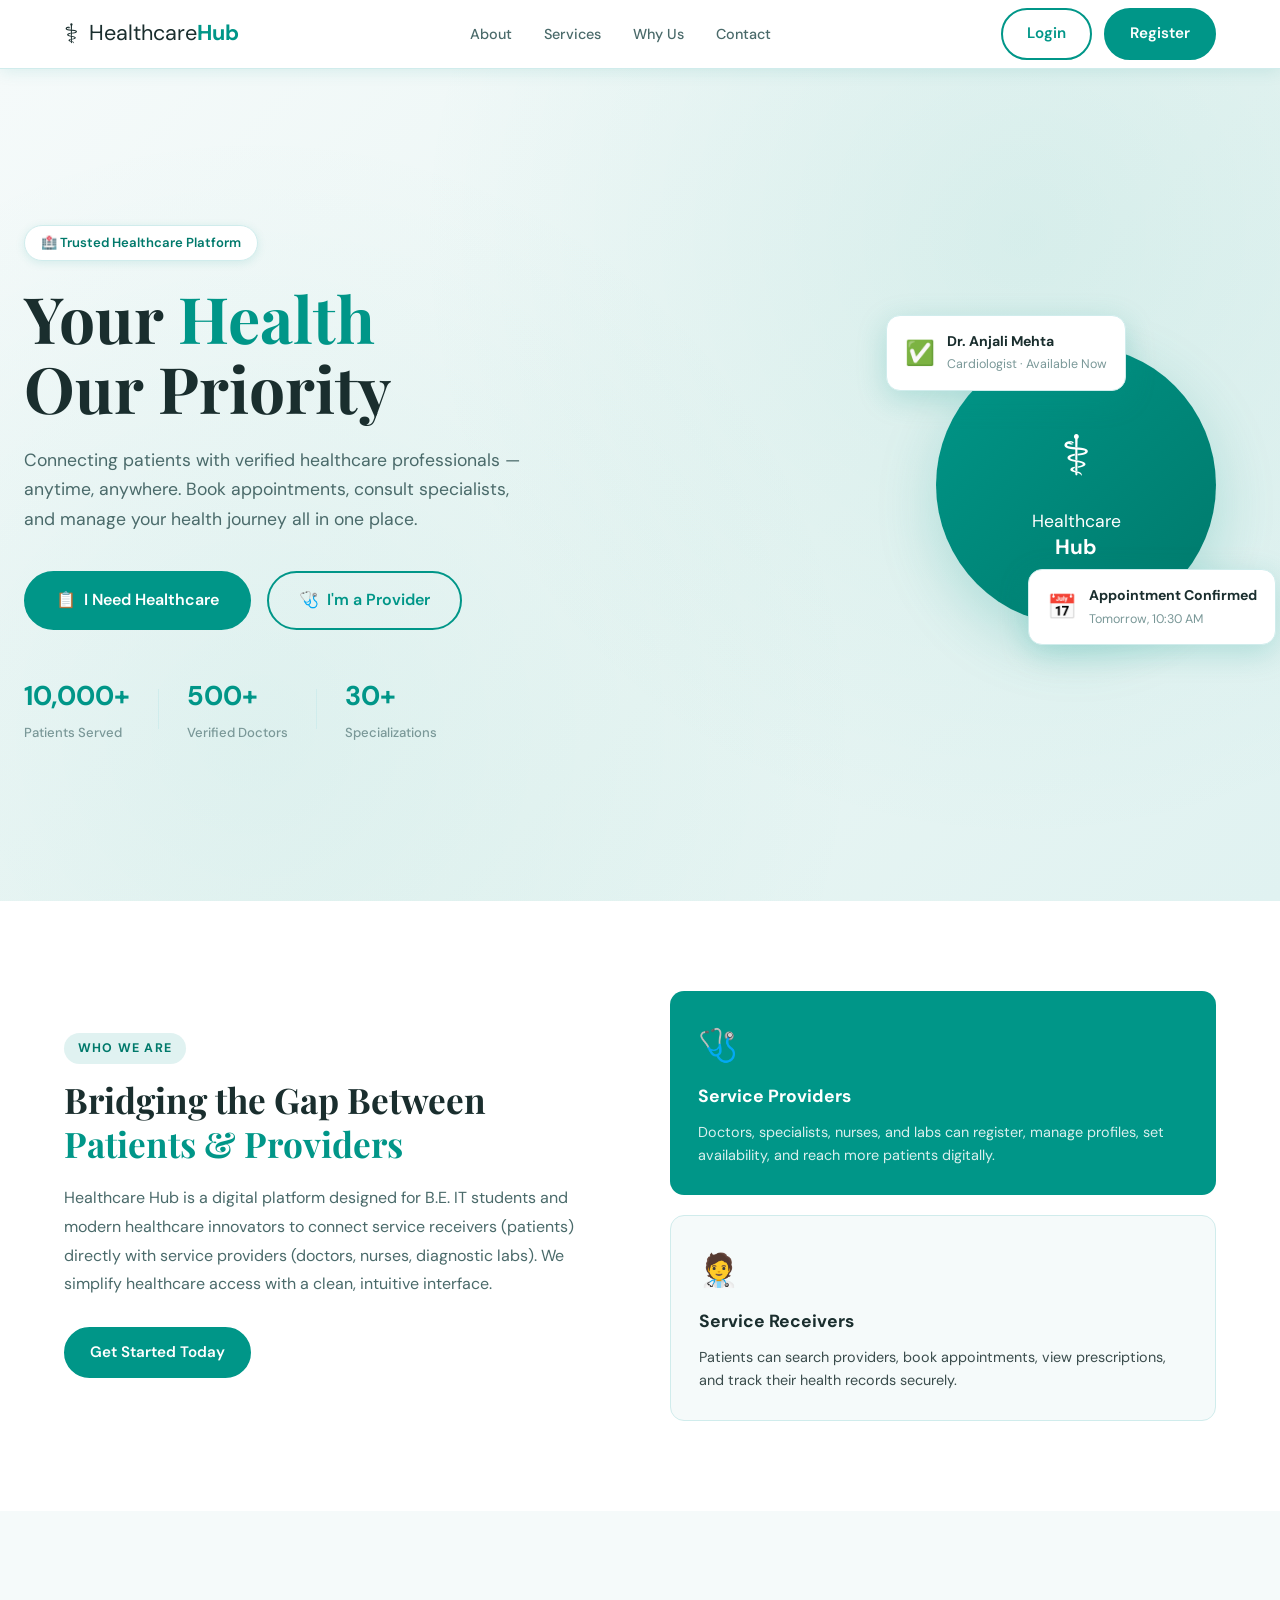
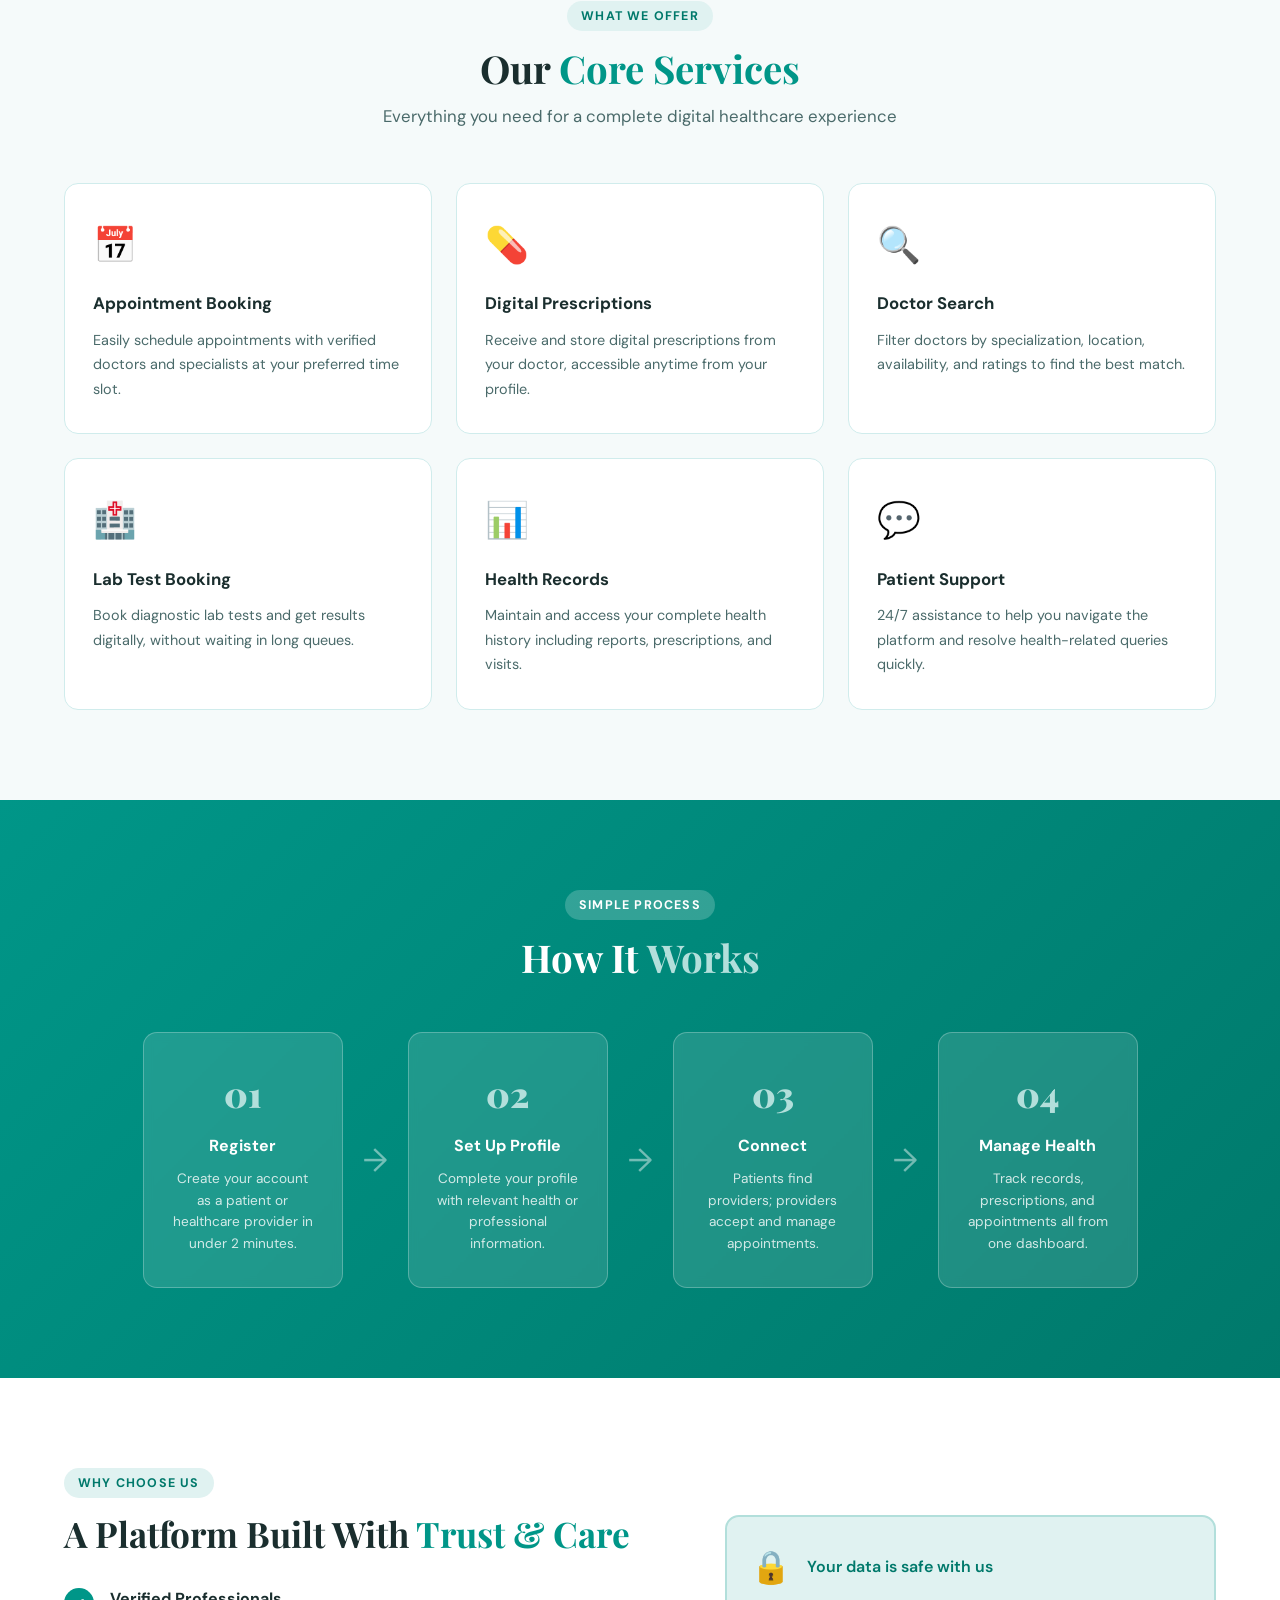
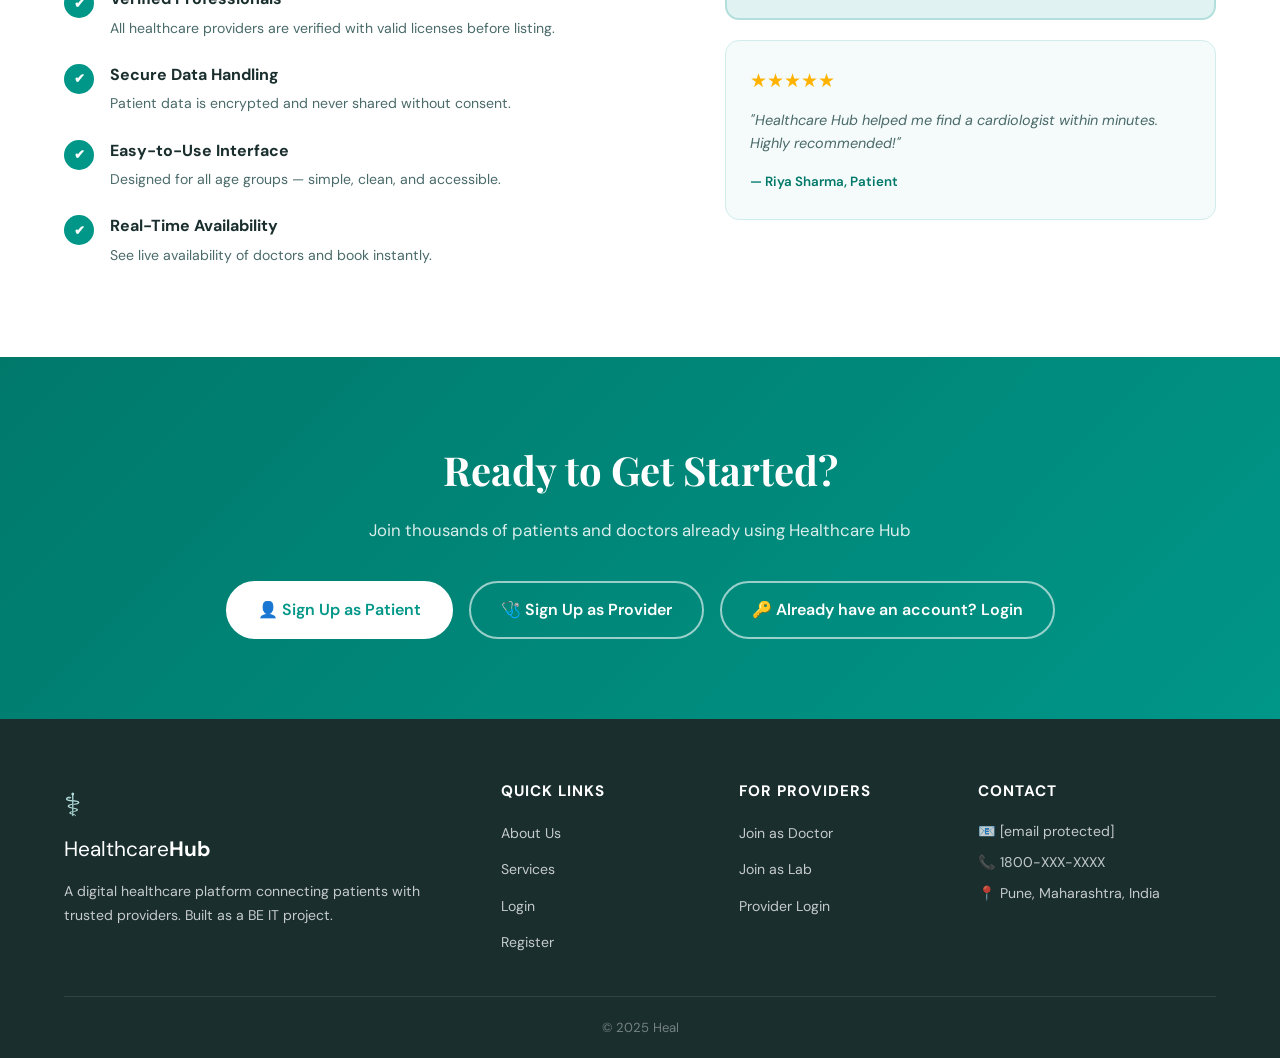
<file: Health-Care-Hub/index.html>
<!DOCTYPE html>
<html lang="en">
<head>
  <meta charset="UTF-8" />
  <meta name="viewport" content="width=device-width, initial-scale=1.0"/>
  <title>Healthcare Hub – Your Health, Our Priority</title>
  <link rel="stylesheet" href="style.css" />
  <link href="https://fonts.googleapis.com/css2?family=Playfair+Display:wght@700;900&family=DM+Sans:wght@300;400;500;600&display=swap" rel="stylesheet"/>
</head>
<body>

  <!-- NAV -->
  <nav class="navbar">
    <div class="nav-inner">
      <a href="index.html" class="brand">
        <span class="brand-icon">⚕</span>
        <span>Healthcare<strong>Hub</strong></span>
      </a>
      <ul class="nav-links">
        <li><a href="#about">About</a></li>
        <li><a href="#services">Services</a></li>
        <li><a href="#why">Why Us</a></li>
        <li><a href="#contact">Contact</a></li>
      </ul>
      <div class="nav-actions">
        <a href="login.html" class="btn btn-outline">Login</a>
        <a href="register.html" class="btn btn-primary">Register</a>
      </div>
    </div>
  </nav>

  <!-- HERO -->
  <section class="hero">
    <div class="hero-bg-pattern"></div>
    <div class="hero-content">
      <span class="hero-badge">🏥 Trusted Healthcare Platform</span>
      <h1 class="hero-title">Your <span class="highlight">Health</span><br/>Our Priority</h1>
      <p class="hero-sub">Connecting patients with verified healthcare professionals — anytime, anywhere. Book appointments, consult specialists, and manage your health journey all in one place.</p>
      <div class="hero-cta">
        <a href="register.html?type=receiver" class="btn btn-primary btn-lg">
          <span>📋</span> I Need Healthcare
        </a>
        <a href="register.html?type=provider" class="btn btn-outline btn-lg">
          <span>🩺</span> I'm a Provider
        </a>
      </div>
      <div class="hero-stats">
        <div class="stat">
          <strong>10,000+</strong>
          <span>Patients Served</span>
        </div>
        <div class="stat-divider"></div>
        <div class="stat">
          <strong>500+</strong>
          <span>Verified Doctors</span>
        </div>
        <div class="stat-divider"></div>
        <div class="stat">
          <strong>30+</strong>
          <span>Specializations</span>
        </div>
      </div>
    </div>
    <div class="hero-image-side">
      <div class="hero-card-float card-1">
        <span>✅</span>
        <div>
          <strong>Dr. Anjali Mehta</strong>
          <small>Cardiologist · Available Now</small>
        </div>
      </div>
      <div class="hero-card-float card-2">
        <span>📅</span>
        <div>
          <strong>Appointment Confirmed</strong>
          <small>Tomorrow, 10:30 AM</small>
        </div>
      </div>
      <div class="hero-circle">
        <div class="hero-circle-inner">
          <span class="circle-icon">⚕</span>
          <p>Healthcare<br/><strong>Hub</strong></p>
        </div>
      </div>
    </div>
  </section>

  <!-- ABOUT -->
  <section class="about" id="about">
    <div class="container">
      <div class="about-grid">
        <div class="about-text">
          <span class="section-badge">Who We Are</span>
          <h2>Bridging the Gap Between <span class="highlight">Patients & Providers</span></h2>
          <p>Healthcare Hub is a digital platform designed for B.E. IT students and modern healthcare innovators to connect service receivers (patients) directly with service providers (doctors, nurses, diagnostic labs). We simplify healthcare access with a clean, intuitive interface.</p>
          <a href="register.html" class="btn btn-primary">Get Started Today</a>
        </div>
        <div class="about-cards">
          <div class="about-card card-teal">
            <div class="card-icon">🩺</div>
            <h3>Service Providers</h3>
            <p>Doctors, specialists, nurses, and labs can register, manage profiles, set availability, and reach more patients digitally.</p>
          </div>
          <div class="about-card card-white">
            <div class="card-icon">🧑‍⚕️</div>
            <h3>Service Receivers</h3>
            <p>Patients can search providers, book appointments, view prescriptions, and track their health records securely.</p>
          </div>
        </div>
      </div>
    </div>
  </section>

  <!-- SERVICES -->
  <section class="services" id="services">
    <div class="container">
      <div class="section-header">
        <span class="section-badge">What We Offer</span>
        <h2>Our <span class="highlight">Core Services</span></h2>
        <p>Everything you need for a complete digital healthcare experience</p>
      </div>
      <div class="services-grid">
        <div class="service-card">
          <div class="service-icon">📅</div>
          <h3>Appointment Booking</h3>
          <p>Easily schedule appointments with verified doctors and specialists at your preferred time slot.</p>
        </div>
        <div class="service-card">
          <div class="service-icon">💊</div>
          <h3>Digital Prescriptions</h3>
          <p>Receive and store digital prescriptions from your doctor, accessible anytime from your profile.</p>
        </div>
        <div class="service-card">
          <div class="service-icon">🔍</div>
          <h3>Doctor Search</h3>
          <p>Filter doctors by specialization, location, availability, and ratings to find the best match.</p>
        </div>
        <div class="service-card">
          <div class="service-icon">🏥</div>
          <h3>Lab Test Booking</h3>
          <p>Book diagnostic lab tests and get results digitally, without waiting in long queues.</p>
        </div>
        <div class="service-card">
          <div class="service-icon">📊</div>
          <h3>Health Records</h3>
          <p>Maintain and access your complete health history including reports, prescriptions, and visits.</p>
        </div>
        <div class="service-card">
          <div class="service-icon">💬</div>
          <h3>Patient Support</h3>
          <p>24/7 assistance to help you navigate the platform and resolve health-related queries quickly.</p>
        </div>
      </div>
    </div>
  </section>

  <!-- HOW IT WORKS -->
  <section class="how-it-works">
    <div class="container">
      <div class="section-header">
        <span class="section-badge">Simple Process</span>
        <h2>How It <span class="highlight">Works</span></h2>
      </div>
      <div class="steps-grid">
        <div class="step">
          <div class="step-num">01</div>
          <h3>Register</h3>
          <p>Create your account as a patient or healthcare provider in under 2 minutes.</p>
        </div>
        <div class="step-arrow">→</div>
        <div class="step">
          <div class="step-num">02</div>
          <h3>Set Up Profile</h3>
          <p>Complete your profile with relevant health or professional information.</p>
        </div>
        <div class="step-arrow">→</div>
        <div class="step">
          <div class="step-num">03</div>
          <h3>Connect</h3>
          <p>Patients find providers; providers accept and manage appointments.</p>
        </div>
        <div class="step-arrow">→</div>
        <div class="step">
          <div class="step-num">04</div>
          <h3>Manage Health</h3>
          <p>Track records, prescriptions, and appointments all from one dashboard.</p>
        </div>
      </div>
    </div>
  </section>

  <!-- WHY US -->
  <section class="why-us" id="why">
    <div class="container">
      <div class="why-grid">
        <div class="why-text">
          <span class="section-badge">Why Choose Us</span>
          <h2>A Platform Built With <span class="highlight">Trust & Care</span></h2>
          <div class="why-list">
            <div class="why-item">
              <span class="check">✔</span>
              <div>
                <strong>Verified Professionals</strong>
                <p>All healthcare providers are verified with valid licenses before listing.</p>
              </div>
            </div>
            <div class="why-item">
              <span class="check">✔</span>
              <div>
                <strong>Secure Data Handling</strong>
                <p>Patient data is encrypted and never shared without consent.</p>
              </div>
            </div>
            <div class="why-item">
              <span class="check">✔</span>
              <div>
                <strong>Easy-to-Use Interface</strong>
                <p>Designed for all age groups — simple, clean, and accessible.</p>
              </div>
            </div>
            <div class="why-item">
              <span class="check">✔</span>
              <div>
                <strong>Real-Time Availability</strong>
                <p>See live availability of doctors and book instantly.</p>
              </div>
            </div>
          </div>
        </div>
        <div class="why-visual">
          <div class="trust-badge">
            <span>🔒</span>
            <p>Your data is safe with us</p>
          </div>
          <div class="rating-card">
            <div class="stars">★★★★★</div>
            <p>"Healthcare Hub helped me find a cardiologist within minutes. Highly recommended!"</p>
            <small>— Riya Sharma, Patient</small>
          </div>
        </div>
      </div>
    </div>
  </section>

  <!-- SIGN IN CTA -->
  <section class="cta-section">
    <div class="container">
      <h2>Ready to Get Started?</h2>
      <p>Join thousands of patients and doctors already using Healthcare Hub</p>
      <div class="cta-buttons">
        <a href="register.html?type=receiver" class="btn btn-white btn-lg">
          👤 Sign Up as Patient
        </a>
        <a href="register.html?type=provider" class="btn btn-outline-white btn-lg">
          🩺 Sign Up as Provider
        </a>
        <a href="login.html" class="btn btn-outline-white btn-lg">
          🔑 Already have an account? Login
        </a>
      </div>
    </div>
  </section>

  <!-- FOOTER -->
  <footer class="footer" id="contact">
    <div class="container">
      <div class="footer-grid">
        <div class="footer-brand">
          <span class="brand-icon">⚕</span>
          <span class="brand-name">Healthcare<strong>Hub</strong></span>
          <p>A digital healthcare platform connecting patients with trusted providers. Built as a BE IT project.</p>
        </div>
        <div class="footer-links">
          <h4>Quick Links</h4>
          <ul>
            <li><a href="#about">About Us</a></li>
            <li><a href="#services">Services</a></li>
            <li><a href="login.html">Login</a></li>
            <li><a href="register.html">Register</a></li>
          </ul>
        </div>
        <div class="footer-links">
          <h4>For Providers</h4>
          <ul>
            <li><a href="register.html?type=provider">Join as Doctor</a></li>
            <li><a href="register.html?type=provider">Join as Lab</a></li>
            <li><a href="login.html">Provider Login</a></li>
          </ul>
        </div>
        <div class="footer-contact">
          <h4>Contact</h4>
          <p>📧 <a href="/cdn-cgi/l/email-protection" class="__cf_email__" data-cfemail="55262025253a2721153d303439213d363427303d20377b3c3b">[email&#160;protected]</a></p>
          <p>📞 1800-XXX-XXXX</p>
          <p>📍 Pune, Maharashtra, India</p>
        </div>
      </div>
      <div class="footer-bottom">
        <p>© 2025 Heal
</file>
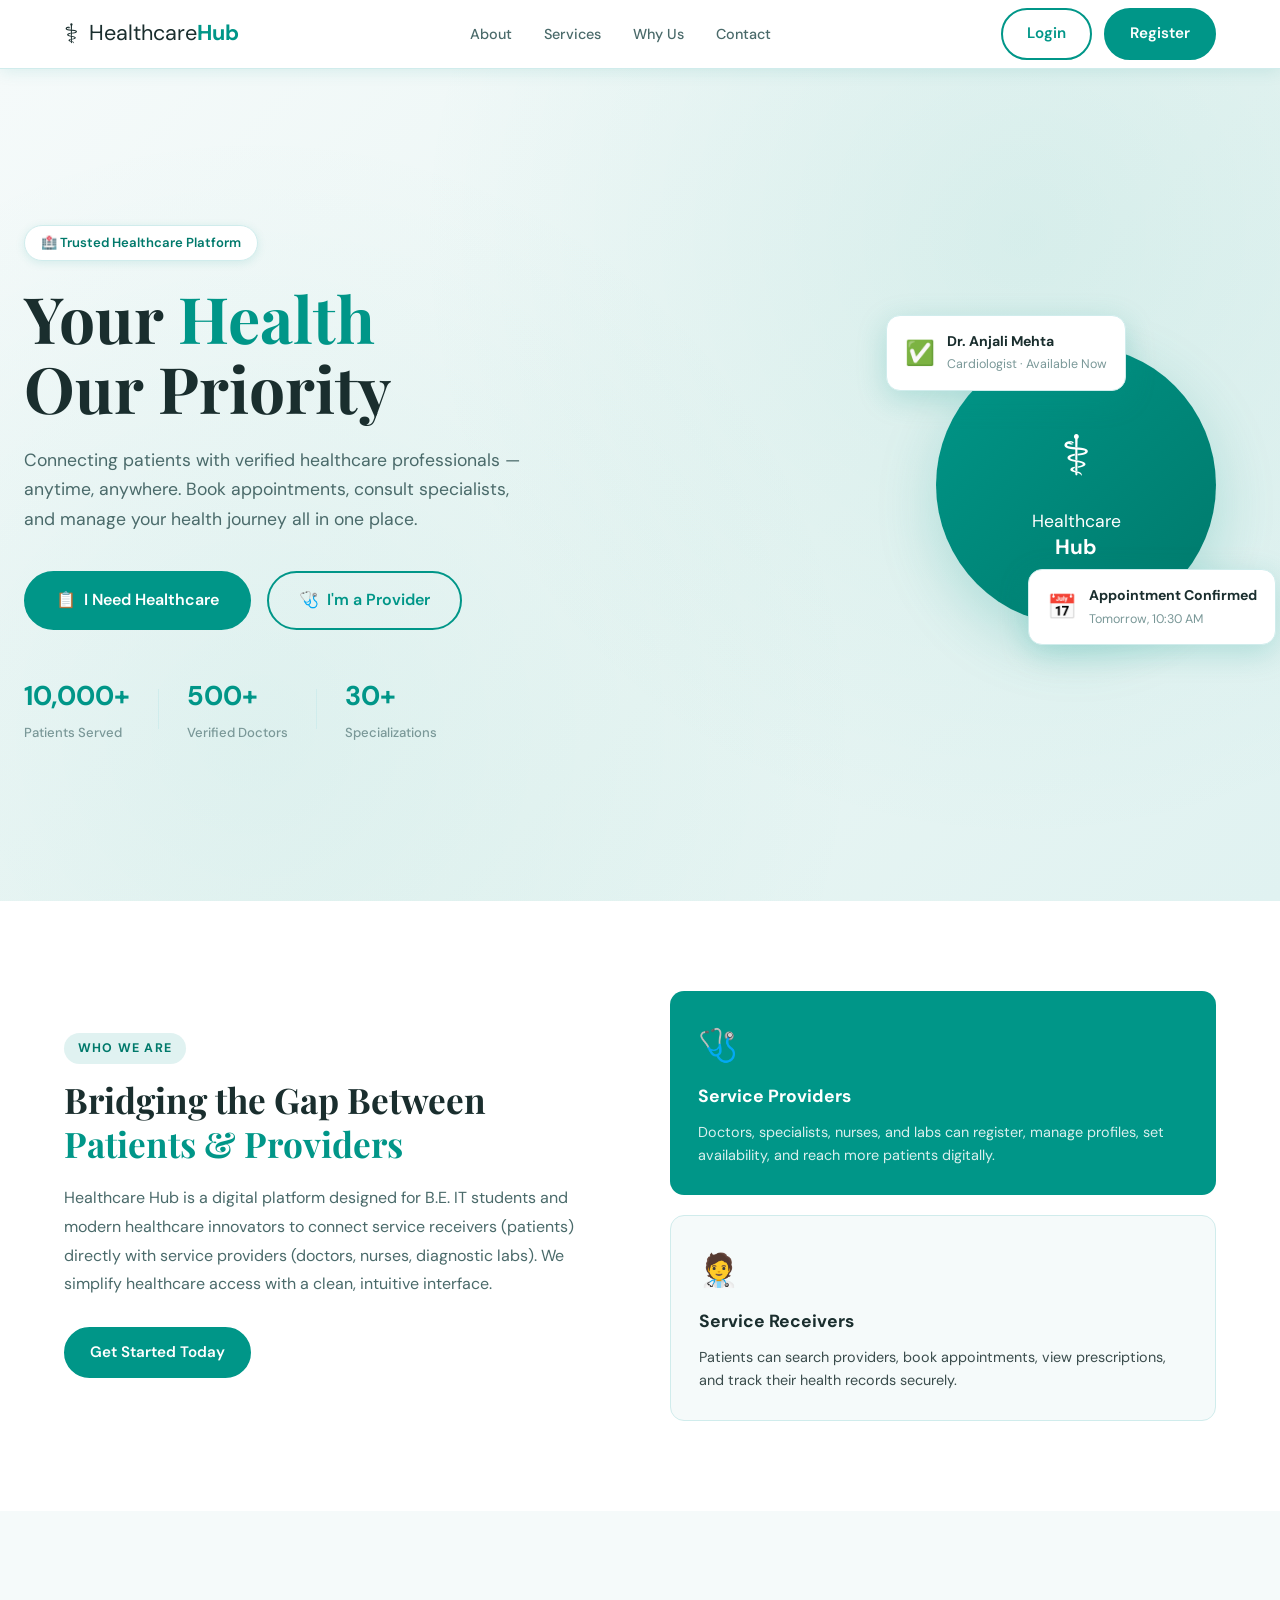
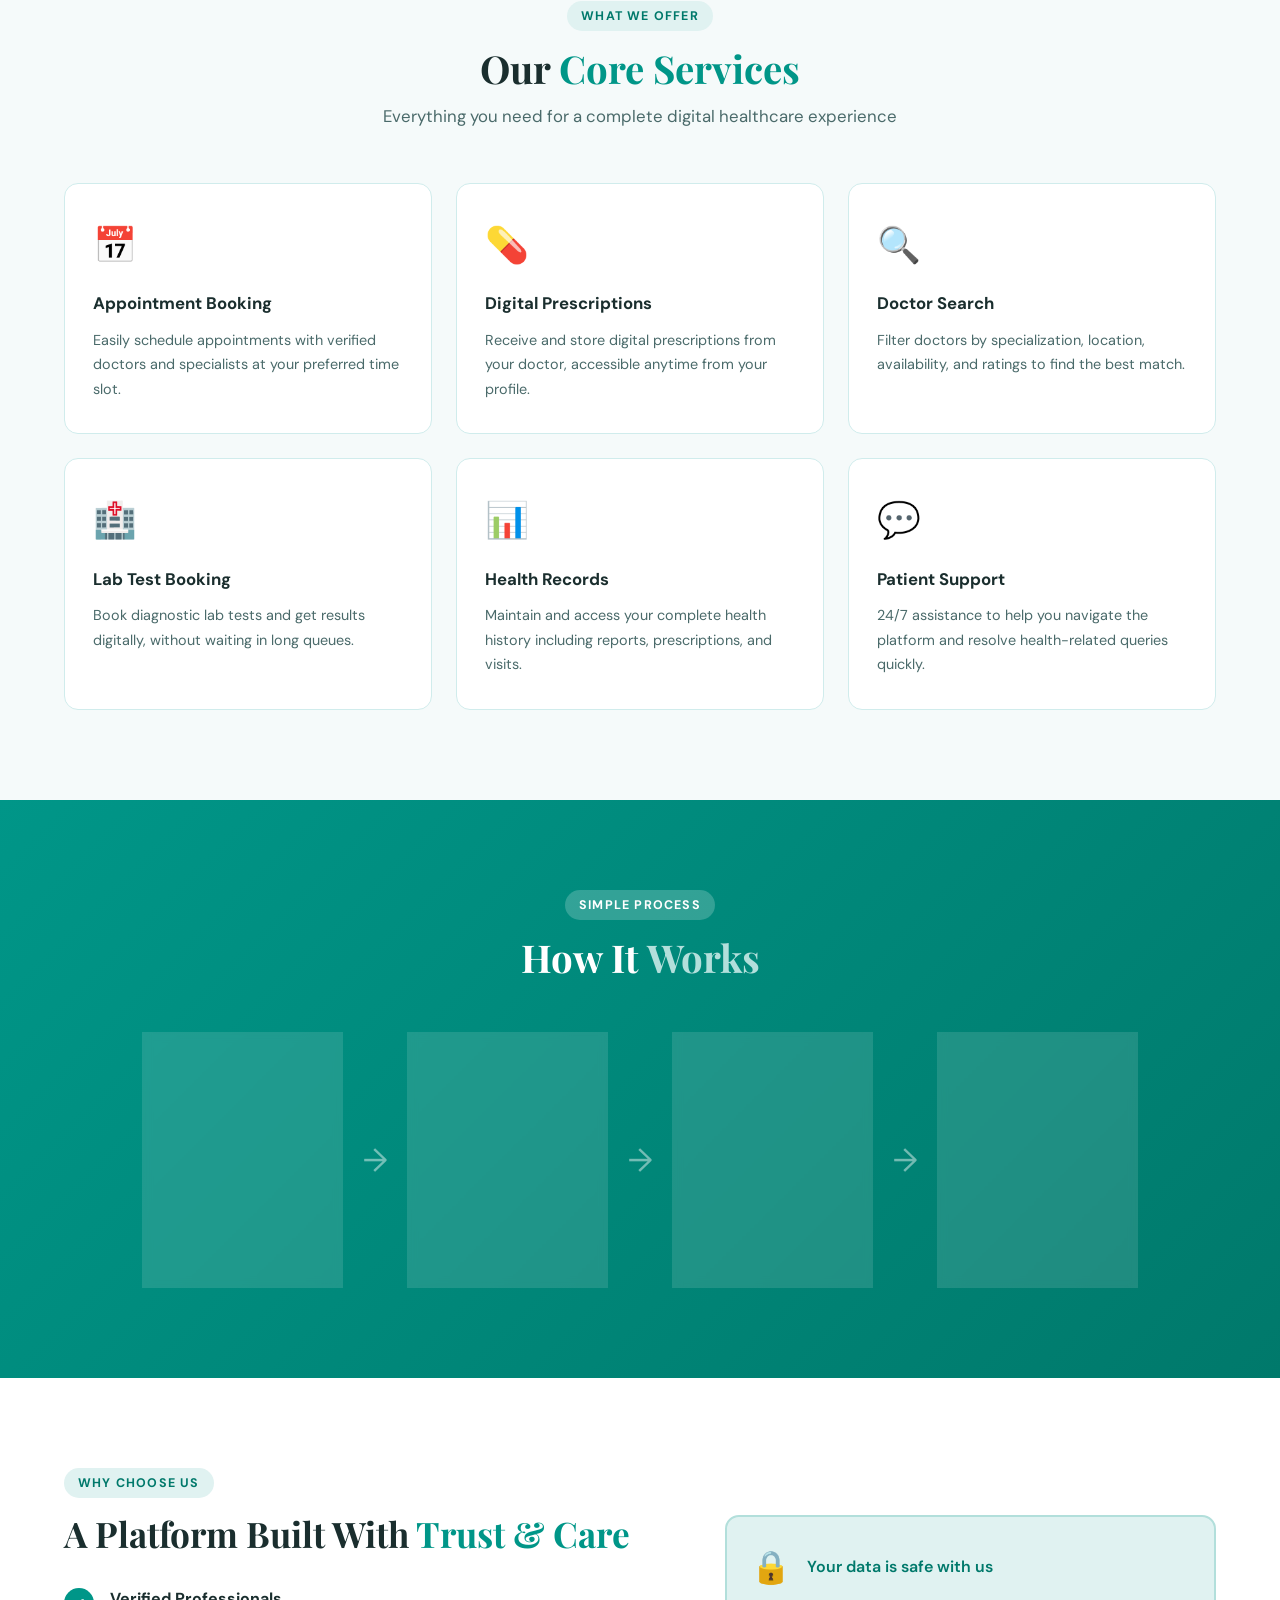
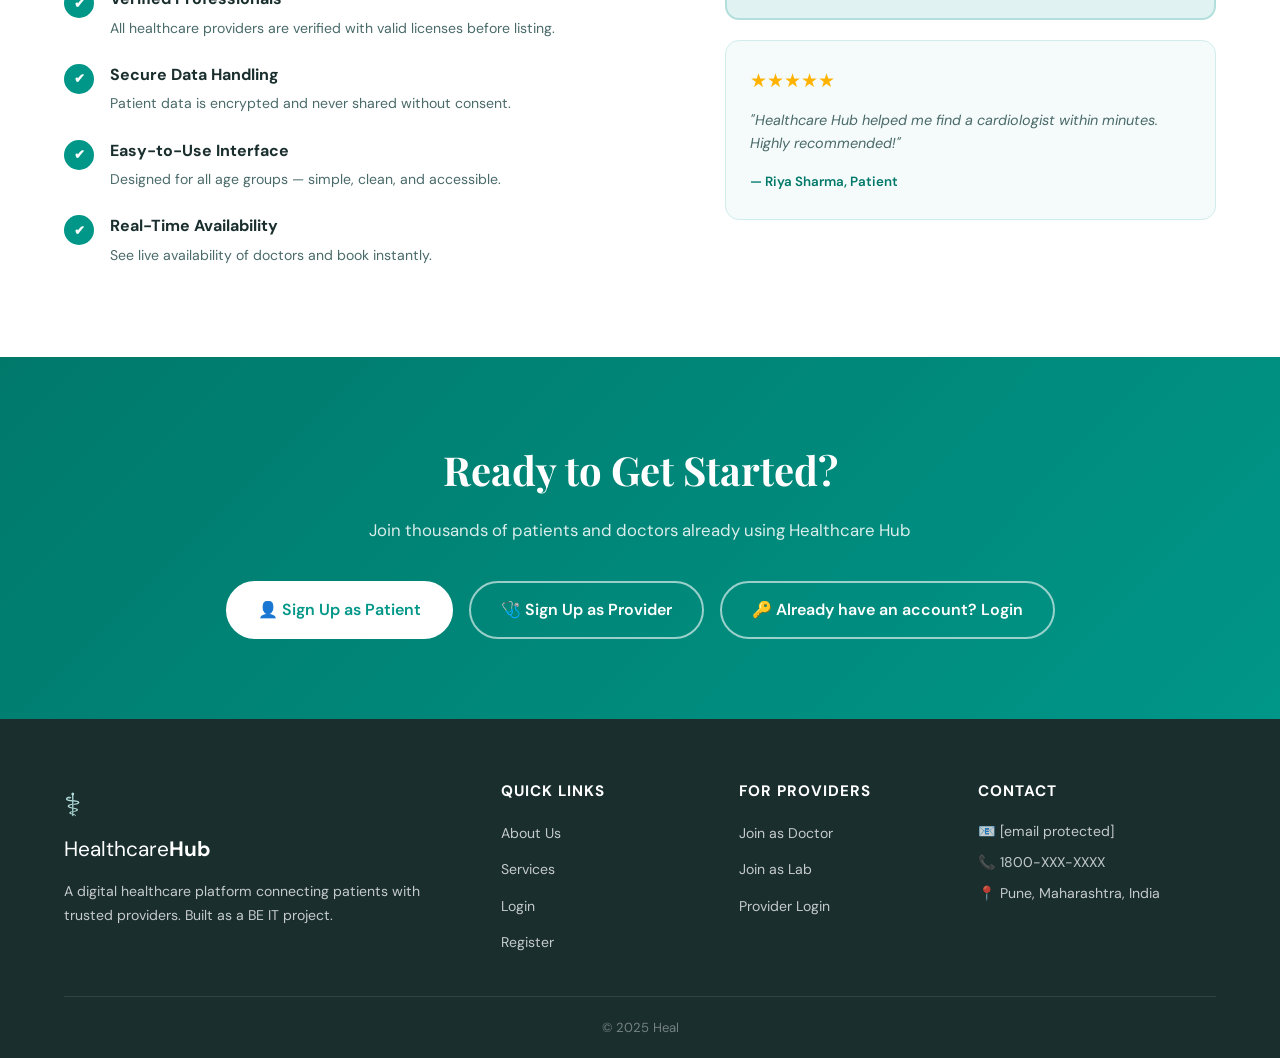
<file: Health-Care-Hub/Health-Care-Hub/index.html>
<!DOCTYPE html>
<html lang="en">
<head>
  <meta charset="UTF-8" />
  <meta name="viewport" content="width=device-width, initial-scale=1.0"/>
  <title>Healthcare Hub – Your Health, Our Priority</title>
  <link rel="stylesheet" href="style.css" />
  <link href="https://fonts.googleapis.com/css2?family=Playfair+Display:wght@700;900&family=DM+Sans:wght@300;400;500;600&display=swap" rel="stylesheet"/>
</head>
<body>

  <!-- NAV -->
  <nav class="navbar">
    <div class="nav-inner">
      <a href="index.html" class="brand">
        <span class="brand-icon">⚕</span>
        <span>Healthcare<strong>Hub</strong></span>
      </a>
      <ul class="nav-links">
        <li><a href="#about">About</a></li>
        <li><a href="#services">Services</a></li>
        <li><a href="#why">Why Us</a></li>
        <li><a href="#contact">Contact</a></li>
      </ul>
      <div class="nav-actions">
        <a href="login.html" class="btn btn-outline">Login</a>
        <a href="register.html" class="btn btn-primary">Register</a>
      </div>
    </div>
  </nav>

  <!-- HERO -->
  <section class="hero">
    <div class="hero-bg-pattern"></div>
    <div class="hero-content">
      <span class="hero-badge">🏥 Trusted Healthcare Platform</span>
      <h1 class="hero-title">Your <span class="highlight">Health</span><br/>Our Priority</h1>
      <p class="hero-sub">Connecting patients with verified healthcare professionals — anytime, anywhere. Book appointments, consult specialists, and manage your health journey all in one place.</p>
      <div class="hero-cta">
        <a href="register.html?type=receiver" class="btn btn-primary btn-lg">
          <span>📋</span> I Need Healthcare
        </a>
        <a href="register.html?type=provider" class="btn btn-outline btn-lg">
          <span>🩺</span> I'm a Provider
        </a>
      </div>
      <div class="hero-stats">
        <div class="stat">
          <strong>10,000+</strong>
          <span>Patients Served</span>
        </div>
        <div class="stat-divider"></div>
        <div class="stat">
          <strong>500+</strong>
          <span>Verified Doctors</span>
        </div>
        <div class="stat-divider"></div>
        <div class="stat">
          <strong>30+</strong>
          <span>Specializations</span>
        </div>
      </div>
    </div>
    <div class="hero-image-side">
      <div class="hero-card-float card-1">
        <span>✅</span>
        <div>
          <strong>Dr. Anjali Mehta</strong>
          <small>Cardiologist · Available Now</small>
        </div>
      </div>
      <div class="hero-card-float card-2">
        <span>📅</span>
        <div>
          <strong>Appointment Confirmed</strong>
          <small>Tomorrow, 10:30 AM</small>
        </div>
      </div>
      <div class="hero-circle">
        <div class="hero-circle-inner">
          <span class="circle-icon">⚕</span>
          <p>Healthcare<br/><strong>Hub</strong></p>
        </div>
      </div>
    </div>
  </section>

  <!-- ABOUT -->
  <section class="about" id="about">
    <div class="container">
      <div class="about-grid">
        <div class="about-text">
          <span class="section-badge">Who We Are</span>
          <h2>Bridging the Gap Between <span class="highlight">Patients & Providers</span></h2>
          <p>Healthcare Hub is a digital platform designed for B.E. IT students and modern healthcare innovators to connect service receivers (patients) directly with service providers (doctors, nurses, diagnostic labs). We simplify healthcare access with a clean, intuitive interface.</p>
          <a href="register.html" class="btn btn-primary">Get Started Today</a>
        </div>
        <div class="about-cards">
          <div class="about-card card-teal">
            <div class="card-icon">🩺</div>
            <h3>Service Providers</h3>
            <p>Doctors, specialists, nurses, and labs can register, manage profiles, set availability, and reach more patients digitally.</p>
          </div>
          <div class="about-card card-white">
            <div class="card-icon">🧑‍⚕️</div>
            <h3>Service Receivers</h3>
            <p>Patients can search providers, book appointments, view prescriptions, and track their health records securely.</p>
          </div>
        </div>
      </div>
    </div>
  </section>

  <!-- SERVICES -->
  <section class="services" id="services">
    <div class="container">
      <div class="section-header">
        <span class="section-badge">What We Offer</span>
        <h2>Our <span class="highlight">Core Services</span></h2>
        <p>Everything you need for a complete digital healthcare experience</p>
      </div>
      <div class="services-grid">
        <div class="service-card">
          <div class="service-icon">📅</div>
          <h3>Appointment Booking</h3>
          <p>Easily schedule appointments with verified doctors and specialists at your preferred time slot.</p>
        </div>
        <div class="service-card">
          <div class="service-icon">💊</div>
          <h3>Digital Prescriptions</h3>
          <p>Receive and store digital prescriptions from your doctor, accessible anytime from your profile.</p>
        </div>
        <div class="service-card">
          <div class="service-icon">🔍</div>
          <h3>Doctor Search</h3>
          <p>Filter doctors by specialization, location, availability, and ratings to find the best match.</p>
        </div>
        <div class="service-card">
          <div class="service-icon">🏥</div>
          <h3>Lab Test Booking</h3>
          <p>Book diagnostic lab tests and get results digitally, without waiting in long queues.</p>
        </div>
        <div class="service-card">
          <div class="service-icon">📊</div>
          <h3>Health Records</h3>
          <p>Maintain and access your complete health history including reports, prescriptions, and visits.</p>
        </div>
        <div class="service-card">
          <div class="service-icon">💬</div>
          <h3>Patient Support</h3>
          <p>24/7 assistance to help you navigate the platform and resolve health-related queries quickly.</p>
        </div>
      </div>
    </div>
  </section>

  <!-- HOW IT WORKS -->
  <section class="how-it-works">
    <div class="container">
      <div class="section-header">
        <span class="section-badge">Simple Process</span>
        <h2>How It <span class="highlight">Works</span></h2>
      </div>
      <div class="steps-grid">
        <div class="step">
          <div class="step-num">01</div>
          <h3>Register</h3>
          <p>Create your account as a patient or healthcare provider in under 2 minutes.</p>
        </div>
        <div class="step-arrow">→</div>
        <div class="step">
          <div class="step-num">02</div>
          <h3>Set Up Profile</h3>
          <p>Complete your profile with relevant health or professional information.</p>
        </div>
        <div class="step-arrow">→</div>
        <div class="step">
          <div class="step-num">03</div>
          <h3>Connect</h3>
          <p>Patients find providers; providers accept and manage appointments.</p>
        </div>
        <div class="step-arrow">→</div>
        <div class="step">
          <div class="step-num">04</div>
          <h3>Manage Health</h3>
          <p>Track records, prescriptions, and appointments all from one dashboard.</p>
        </div>
      </div>
    </div>
  </section>

  <!-- WHY US -->
  <section class="why-us" id="why">
    <div class="container">
      <div class="why-grid">
        <div class="why-text">
          <span class="section-badge">Why Choose Us</span>
          <h2>A Platform Built With <span class="highlight">Trust & Care</span></h2>
          <div class="why-list">
            <div class="why-item">
              <span class="check">✔</span>
              <div>
                <strong>Verified Professionals</strong>
                <p>All healthcare providers are verified with valid licenses before listing.</p>
              </div>
            </div>
            <div class="why-item">
              <span class="check">✔</span>
              <div>
                <strong>Secure Data Handling</strong>
                <p>Patient data is encrypted and never shared without consent.</p>
              </div>
            </div>
            <div class="why-item">
              <span class="check">✔</span>
              <div>
                <strong>Easy-to-Use Interface</strong>
                <p>Designed for all age groups — simple, clean, and accessible.</p>
              </div>
            </div>
            <div class="why-item">
              <span class="check">✔</span>
              <div>
                <strong>Real-Time Availability</strong>
                <p>See live availability of doctors and book instantly.</p>
              </div>
            </div>
          </div>
        </div>
        <div class="why-visual">
          <div class="trust-badge">
            <span>🔒</span>
            <p>Your data is safe with us</p>
          </div>
          <div class="rating-card">
            <div class="stars">★★★★★</div>
            <p>"Healthcare Hub helped me find a cardiologist within minutes. Highly recommended!"</p>
            <small>— Riya Sharma, Patient</small>
          </div>
        </div>
      </div>
    </div>
  </section>

  <!-- SIGN IN CTA -->
  <section class="cta-section">
    <div class="container">
      <h2>Ready to Get Started?</h2>
      <p>Join thousands of patients and doctors already using Healthcare Hub</p>
      <div class="cta-buttons">
        <a href="register.html?type=receiver" class="btn btn-white btn-lg">
          👤 Sign Up as Patient
        </a>
        <a href="register.html?type=provider" class="btn btn-outline-white btn-lg">
          🩺 Sign Up as Provider
        </a>
        <a href="login.html" class="btn btn-outline-white btn-lg">
          🔑 Already have an account? Login
        </a>
      </div>
    </div>
  </section>

  <!-- FOOTER -->
  <footer class="footer" id="contact">
    <div class="container">
      <div class="footer-grid">
        <div class="footer-brand">
          <span class="brand-icon">⚕</span>
          <span class="brand-name">Healthcare<strong>Hub</strong></span>
          <p>A digital healthcare platform connecting patients with trusted providers. Built as a BE IT project.</p>
        </div>
        <div class="footer-links">
          <h4>Quick Links</h4>
          <ul>
            <li><a href="#about">About Us</a></li>
            <li><a href="#services">Services</a></li>
            <li><a href="login.html">Login</a></li>
            <li><a href="register.html">Register</a></li>
          </ul>
        </div>
        <div class="footer-links">
          <h4>For Providers</h4>
          <ul>
            <li><a href="register.html?type=provider">Join as Doctor</a></li>
            <li><a href="register.html?type=provider">Join as Lab</a></li>
            <li><a href="login.html">Provider Login</a></li>
          </ul>
        </div>
        <div class="footer-contact">
          <h4>Contact</h4>
          <p>📧 <a href="/cdn-cgi/l/email-protection" class="__cf_email__" data-cfemail="55262025253a2721153d303439213d363427303d20377b3c3b">[email&#160;protected]</a></p>
          <p>📞 1800-XXX-XXXX</p>
          <p>📍 Pune, Maharashtra, India</p>
        </div>
      </div>
      <div class="footer-bottom">
        <p>© 2025 Heal
</file>
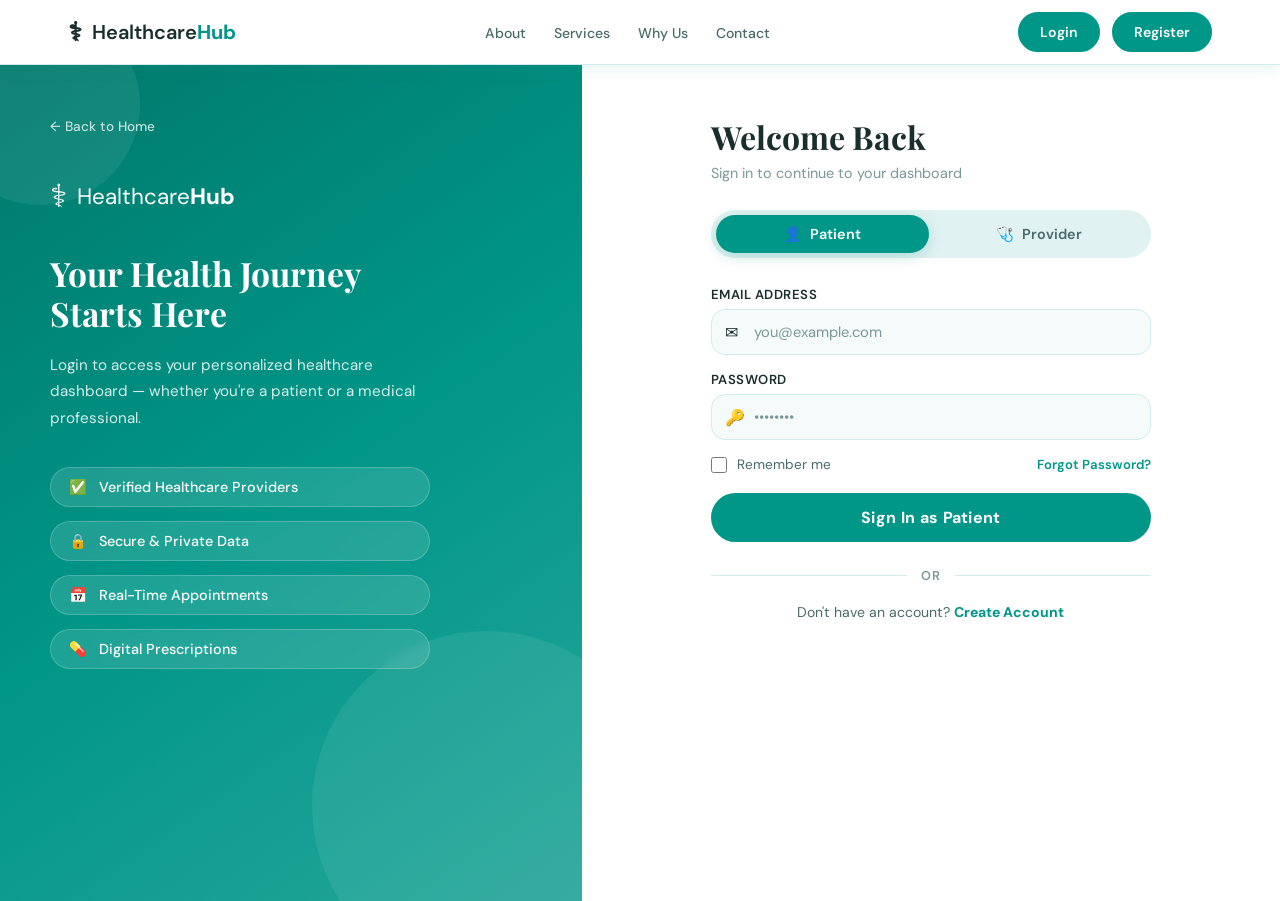
<file: Health-Care-Hub/login.html>
<!DOCTYPE html>
<html lang="en">
<head>
  <meta charset="UTF-8"/>
  <meta name="viewport" content="width=device-width, initial-scale=1.0"/>
  <title>Login – Healthcare Hub</title>
  <link rel="stylesheet" href="auth.css"/>
  <link href="https://fonts.googleapis.com/css2?family=Playfair+Display:wght@700;900&family=DM+Sans:wght@300;400;500;600&display=swap" rel="stylesheet"/>
  <style>
    /* Top navbar consistent with index.html */
    .top-navbar {
      position: sticky;
      top: 0;
      z-index: 100;
      background: rgba(255,255,255,0.97);
      backdrop-filter: blur(10px);
      border-bottom: 1px solid var(--border);
      box-shadow: 0 2px 16px var(--shadow);
    }
    .top-navbar .nav-inner {
      display: flex;
      align-items: center;
      justify-content: space-between;
      max-width: 1200px;
      margin: 0 auto;
      padding: 0 28px;
      height: 64px;
    }
    .top-navbar .brand {
      display: flex;
      align-items: center;
      gap: 10px;
      font-size: 1.25rem;
      font-weight: 600;
      color: var(--text-dark);
      text-decoration: none;
    }
    .top-navbar .brand-icon { font-size: 1.6rem; }
    .top-navbar .brand strong { color: var(--teal); }
    .top-navbar .nav-links {
      display: flex;
      gap: 28px;
      list-style: none;
    }
    .top-navbar .nav-links a {
      font-size: 0.88rem;
      font-weight: 500;
      color: var(--text-mid);
      transition: var(--transition);
      text-decoration: none;
      position: relative;
    }
    .top-navbar .nav-links a::after {
      content: '';
      position: absolute;
      bottom: -3px; left: 0;
      width: 0; height: 2px;
      background: var(--teal);
      transition: var(--transition);
    }
    .top-navbar .nav-links a:hover { color: var(--teal); }
    .top-navbar .nav-links a:hover::after { width: 100%; }
    .top-navbar .nav-actions { display: flex; gap: 12px; align-items: center; }
    .btn-nav {
      display: inline-flex;
      align-items: center;
      gap: 6px;
      padding: 9px 20px;
      border-radius: 50px;
      font-size: 0.88rem;
      font-weight: 600;
      cursor: pointer;
      border: 2px solid transparent;
      transition: var(--transition);
      text-decoration: none;
      font-family: var(--font-body);
    }
    .btn-nav-outline { color: var(--teal); border-color: var(--teal); }
    .btn-nav-outline:hover { background: var(--teal); color: var(--white); }
    .btn-nav-fill { background: var(--teal); color: var(--white); border-color: var(--teal); }
    .btn-nav-fill:hover { background: var(--teal-dark); border-color: var(--teal-dark); }
    /* Adjust auth-layout to sit below navbar */
    .auth-layout { min-height: calc(100vh - 64px); }
    @media (max-width: 700px) {
      .top-navbar .nav-links { display: none; }
    }
  </style>
</head>
<body>

  <!-- CONSISTENT MAIN NAVBAR -->
  <nav class="top-navbar">
    <div class="nav-inner">
      <a href="index.html" class="brand">
        <span class="brand-icon">⚕</span>
        <span>Healthcare<strong>Hub</strong></span>
      </a>
      <ul class="nav-links">
        <li><a href="index.html#about">About</a></li>
        <li><a href="index.html#services">Services</a></li>
        <li><a href="index.html#why">Why Us</a></li>
        <li><a href="index.html#contact">Contact</a></li>
      </ul>
      <div class="nav-actions">
        <a href="login.html" class="btn-nav btn-nav-outline" style="background:var(--teal);color:#fff;border-color:var(--teal);">Login</a>
        <a href="register.html" class="btn-nav btn-nav-fill">Register</a>
      </div>
    </div>
  </nav>

  <div class="auth-layout">

    <!-- LEFT PANEL -->
    <div class="auth-panel-left">
      <div class="panel-content">
        <a href="index.html" class="back-link">← Back to Home</a>
        <div class="panel-brand">
          <span class="brand-icon">⚕</span>
          <span class="brand-name">Healthcare<strong>Hub</strong></span>
        </div>
        <h1>Your Health Journey<br/>Starts Here</h1>
        <p>Login to access your personalized healthcare dashboard — whether you're a patient or a medical professional.</p>
        <div class="panel-features">
          <div class="feature-item"><span>✅</span> Verified Healthcare Providers</div>
          <div class="feature-item"><span>🔒</span> Secure &amp; Private Data</div>
          <div class="feature-item"><span>📅</span> Real-Time Appointments</div>
          <div class="feature-item"><span>💊</span> Digital Prescriptions</div>
        </div>
      </div>
      <div class="panel-deco-circle c1"></div>
      <div class="panel-deco-circle c2"></div>
    </div>

    <!-- RIGHT PANEL – LOGIN FORM -->
    <div class="auth-panel-right">
      <div class="auth-form-container">
        <h2 class="form-title">Welcome Back</h2>
        <p class="form-sub">Sign in to continue to your dashboard</p>

        <!-- ROLE TABS -->
        <div class="role-tabs" id="roleTabs">
          <button class="role-tab active" onclick="setRole('receiver', this)">
            <span>👤</span> Patient
          </button>
          <button class="role-tab" onclick="setRole('provider', this)">
            <span>🩺</span> Provider
          </button>
        </div>

        <form class="auth-form" action="#" onsubmit="handleLogin(event)">
          <div class="form-group">
            <label for="email">Email Address</label>
            <div class="input-wrap">
              <span class="input-icon">✉</span>
              <input type="email" id="email" placeholder="you@example.com" required/>
            </div>
          </div>
          <div class="form-group">
            <label for="password">Password</label>
            <div class="input-wrap">
              <span class="input-icon">🔑</span>
              <input type="password" id="password" placeholder="••••••••" required/>
            </div>
          </div>
          <div class="form-row">
            <label class="checkbox-label">
              <input type="checkbox" id="remember"/> Remember me
            </label>
            <a href="#" class="forgot-link">Forgot Password?</a>
          </div>
          <button type="submit" class="btn-submit" id="loginBtn">
            Sign In as <span id="roleLabel">Patient</span>
          </button>
        </form>

        <div class="auth-divider"><span>or</span></div>
        <p class="auth-switch">
          Don't have an account?
          <a href="register.html">Create Account</a>
        </p>
      </div>
    </div>

  </div>

  <script>
    let currentRole = 'receiver';

    function setRole(role, btn) {
      currentRole = role;
      document.querySelectorAll('.role-tab').forEach(t => t.classList.remove('active'));
      btn.classList.add('active');
      document.getElementById('roleLabel').textContent = role === 'provider' ? 'Provider' : 'Patient';
    }

    function handleLogin(e) {
      e.preventDefault();
      const email = document.getElementById('email').value;
      const password = document.getElementById('password').value;
      if (!email || !password) return;
      if (currentRole === 'provider') {
        window.location.href = 'provider-dashboard.html';
      } else {
        window.location.href = 'receiver-dashboard.html';
      }
    }
  </script>

</body>
</html>
</file>
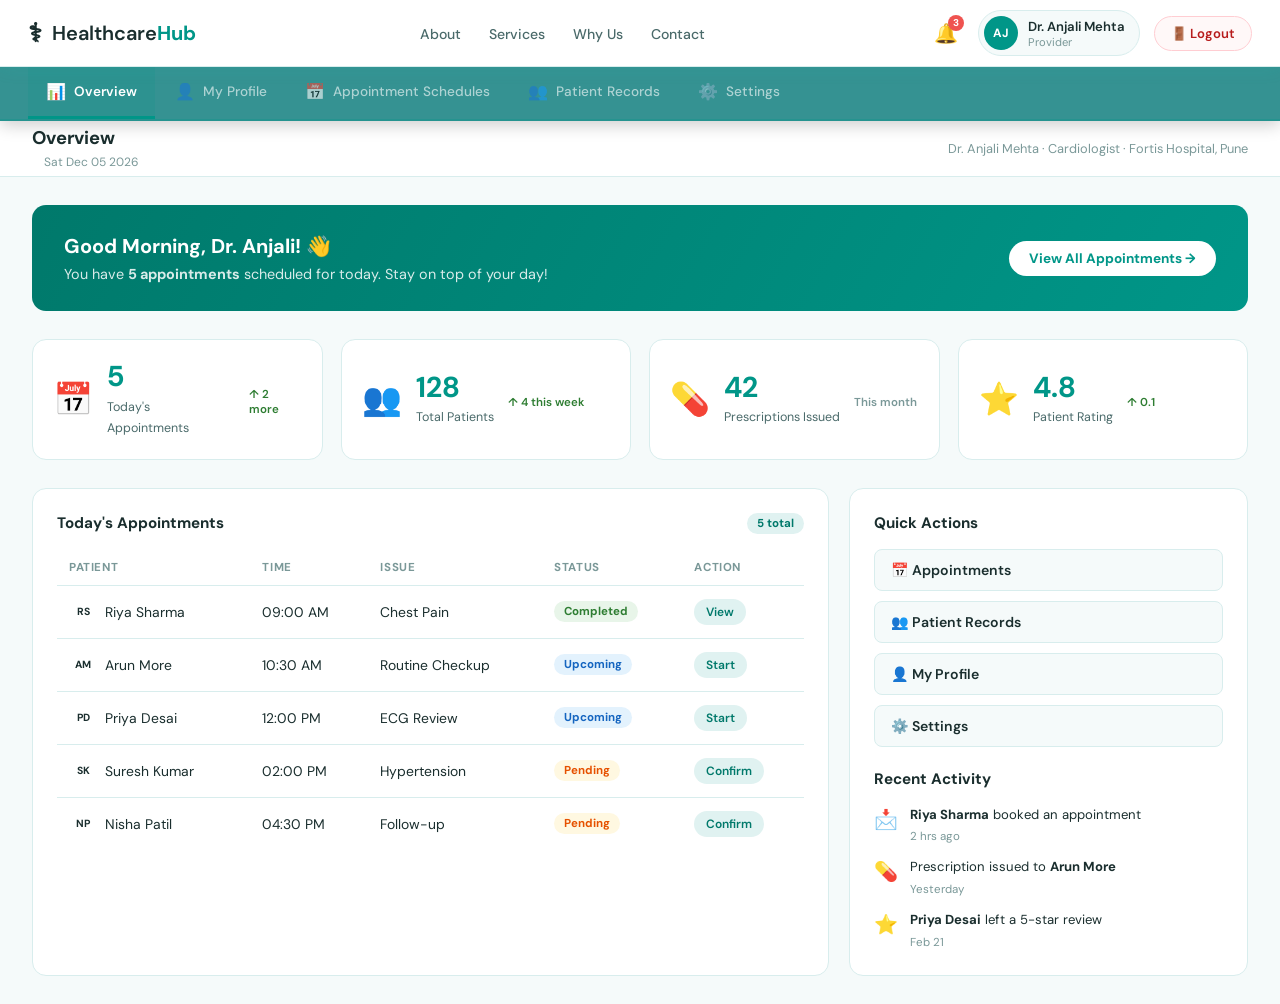
<file: Health-Care-Hub/provider-dashboard.html>
<!DOCTYPE html>
<html lang="en">
<head>
  <meta charset="UTF-8"/>
  <meta name="viewport" content="width=device-width, initial-scale=1.0"/>
  <title>Provider Dashboard – Healthcare Hub</title>
  <link rel="stylesheet" href="dashboard.css"/>
  <link href="https://fonts.googleapis.com/css2?family=Playfair+Display:wght@700;900&family=DM+Sans:wght@300;400;500;600&display=swap" rel="stylesheet"/>
</head>
<body>

  <nav class="main-navbar">
    <div class="nav-inner">
      <a href="index.html" class="brand"><span class="brand-icon">⚕</span><span>Healthcare<strong>Hub</strong></span></a>
      <ul class="nav-links">
        <li><a href="index.html#about">About</a></li>
        <li><a href="index.html#services">Services</a></li>
        <li><a href="index.html#why">Why Us</a></li>
        <li><a href="index.html#contact">Contact</a></li>
      </ul>
      <div class="nav-actions">
        <div class="nav-user-area">
          <div class="nav-notif">🔔 <span class="badge">3</span></div>
          <div class="nav-user-chip">
            <div class="avatar avatar-sm avatar-teal">AJ</div>
            <div><div class="chip-name">Dr. Anjali Mehta</div><div class="chip-role">Provider</div></div>
          </div>
          <a href="index.html" class="nav-logout">🚪 Logout</a>
        </div>
      </div>
    </div>
  </nav>

  <!-- PROVIDER SUB NAVBAR — 4 sections only -->
  <nav class="dash-subnav">
    <div class="subnav-inner">
      <button class="subnav-item active" onclick="showSection('overview',this)"><span class="sn-icon">📊</span> Overview</button>
      <button class="subnav-item" onclick="showSection('profile',this)"><span class="sn-icon">👤</span> My Profile</button>
      <button class="subnav-item" onclick="showSection('appointments',this)"><span class="sn-icon">📅</span> Appointment Schedules</button>
      <button class="subnav-item" onclick="showSection('patients',this)"><span class="sn-icon">👥</span> Patient Records</button>
      <button class="subnav-item" onclick="showSection('settings',this)"><span class="sn-icon">⚙️</span> Settings</button>
    </div>
  </nav>

  <main class="main-content">
    <header class="topbar">
      <div class="topbar-left"><h2 id="pageTitle">Overview</h2><span id="pageDate" class="page-date"></span></div>
      <div class="topbar-right"><span style="font-size:0.8rem;color:var(--text-light);">Dr. Anjali Mehta · Cardiologist · Fortis Hospital, Pune</span></div>
    </header>

    <!-- OVERVIEW -->
    <section class="dash-section active" id="section-overview">
      <div class="welcome-banner">
        <div><h3>Good Morning, Dr. Anjali! 👋</h3><p>You have <strong>5 appointments</strong> scheduled for today. Stay on top of your day!</p></div>
        <button class="btn-primary-sm" onclick="showSection('appointments',null)">View All Appointments →</button>
      </div>
      <div class="stats-grid">
        <div class="stat-card"><div class="stat-icon">📅</div><div class="stat-info"><strong>5</strong><span>Today's Appointments</span></div><div class="stat-trend up">↑ 2 more</div></div>
        <div class="stat-card"><div class="stat-icon">👥</div><div class="stat-info"><strong>128</strong><span>Total Patients</span></div><div class="stat-trend up">↑ 4 this week</div></div>
        <div class="stat-card"><div class="stat-icon">💊</div><div class="stat-info"><strong>42</strong><span>Prescriptions Issued</span></div><div class="stat-trend">This month</div></div>
        <div class="stat-card"><div class="stat-icon">⭐</div><div class="stat-info"><strong>4.8</strong><span>Patient Rating</span></div><div class="stat-trend up">↑ 0.1</div></div>
      </div>
      <div class="section-row">
        <div class="card wide">
          <div class="card-header"><h4>Today's Appointments</h4><span class="badge-teal">5 total</span></div>
          <table class="data-table">
            <thead><tr><th>Patient</th><th>Time</th><th>Issue</th><th>Status</th><th>Action</th></tr></thead>
            <tbody>
              <tr><td><div class="td-patient"><div class="avatar avatar-xs">RS</div> Riya Sharma</div></td><td>09:00 AM</td><td>Chest Pain</td><td><span class="status completed">Completed</span></td><td><button class="btn-table">View</button></td></tr>
              <tr><td><div class="td-patient"><div class="avatar avatar-xs">AM</div> Arun More</div></td><td>10:30 AM</td><td>Routine Checkup</td><td><span class="status upcoming">Upcoming</span></td><td><button class="btn-table">Start</button></td></tr>
              <tr><td><div class="td-patient"><div class="avatar avatar-xs">PD</div> Priya Desai</div></td><td>12:00 PM</td><td>ECG Review</td><td><span class="status upcoming">Upcoming</span></td><td><button class="btn-table">Start</button></td></tr>
              <tr><td><div class="td-patient"><div class="avatar avatar-xs">SK</div> Suresh Kumar</div></td><td>02:00 PM</td><td>Hypertension</td><td><span class="status pending">Pending</span></td><td><button class="btn-table">Confirm</button></td></tr>
              <tr><td><div class="td-patient"><div class="avatar avatar-xs">NP</div> Nisha Patil</div></td><td>04:30 PM</td><td>Follow-up</td><td><span class="status pending">Pending</span></td><td><button class="btn-table">Confirm</button></td></tr>
            </tbody>
          </table>
        </div>
        <div class="card">
          <div class="card-header"><h4>Quick Actions</h4></div>
          <div class="quick-actions">
            <button class="qa-btn" onclick="showSection('appointments',null)">📅 Appointments</button>
            <button class="qa-btn" onclick="showSection('patients',null)">👥 Patient Records</button>
            <button class="qa-btn" onclick="showSection('profile',null)">👤 My Profile</button>
            <button class="qa-btn" onclick="showSection('settings',null)">⚙️ Settings</button>
          </div>
          <div class="card-header" style="margin-top:22px"><h4>Recent Activity</h4></div>
          <div class="notif-list">
            <div class="notif-item"><span>📩</span><div><p><strong>Riya Sharma</strong> booked an appointment</p><small>2 hrs ago</small></div></div>
            <div class="notif-item"><span>💊</span><div><p>Prescription issued to <strong>Arun More</strong></p><small>Yesterday</small></div></div>
            <div class="notif-item"><span>⭐</span><div><p><strong>Priya Desai</strong> left a 5-star review</p><small>Feb 21</small></div></div>
          </div>
        </div>
      </div>
    </section>

    <!-- MY PROFILE -->
    <section class="dash-section" id="section-profile">
      <div class="section-title-row"><h3>My Profile</h3><button class="btn-primary-sm">Save Changes</button></div>
      <div class="card full-card">
        <div class="profile-layout">
          <div class="profile-pic-area">
            <div class="avatar avatar-xl avatar-teal">AJ</div>
            <button class="btn-outline-sm">Change Photo</button>
            <div style="text-align:center;margin-top:8px;">
              <small style="color:var(--text-light);font-size:0.75rem;">Cardiologist</small><br/>
              <small style="color:var(--teal);font-size:0.72rem;font-weight:600;">● Verified Provider</small>
            </div>
          </div>
          <div class="profile-fields">
            <div class="presc-row">
              <div class="form-group"><label>First Name</label><input type="text" value="Anjali"/></div>
              <div class="form-group"><label>Last Name</label><input type="text" value="Mehta"/></div>
            </div>
            <div class="form-group"><label>Email Address</label><input type="email" value="anjali.mehta@hospital.com"/></div>
            <div class="form-group"><label>Phone Number</label><input type="tel" value="+91 98765 43210"/></div>
            <div class="presc-row">
              <div class="form-group"><label>Specialization</label><input type="text" value="Cardiologist"/></div>
              <div class="form-group"><label>License Number</label><input type="text" value="MCI-4872991"/></div>
            </div>
            <div class="presc-row">
              <div class="form-group"><label>Hospital / Clinic</label><input type="text" value="Fortis Hospital, Pune"/></div>
              <div class="form-group"><label>Years of Experience</label><input type="number" value="12" min="0" max="60"/></div>
            </div>
            <div class="form-group"><label>Bio</label><textarea rows="3">Experienced cardiologist with 12+ years in interventional cardiology and heart disease management.</textarea></div>
          </div>
        </div>
      </div>
    </section>

    <!-- APPOINTMENT SCHEDULES -->
    <section class="dash-section" id="section-appointments">
      <div class="section-title-row"><h3>Appointment Schedules</h3><button class="btn-primary-sm">+ Block Slot</button></div>
      <div class="filter-row">
        <button class="filter-btn active">All</button>
        <button class="filter-btn">Today</button>
        <button class="filter-btn">Upcoming</button>
        <button class="filter-btn">Completed</button>
      </div>
      <div class="card full-card">
        <table class="data-table">
          <thead><tr><th>#</th><th>Patient</th><th>Date</th><th>Time</th><th>Reason</th><th>Status</th><th>Actions</th></tr></thead>
          <tbody>
            <tr><td>1</td><td>Riya Sharma</td><td>Feb 23, 2025</td><td>09:00 AM</td><td>Chest Pain</td><td><span class="status completed">Completed</span></td><td><button class="btn-table">Notes</button></td></tr>
            <tr><td>2</td><td>Arun More</td><td>Feb 23, 2025</td><td>10:30 AM</td><td>Routine Checkup</td><td><span class="status upcoming">Upcoming</span></td><td><button class="btn-table">Start</button></td></tr>
            <tr><td>3</td><td>Priya Desai</td><td>Feb 23, 2025</td><td>12:00 PM</td><td>ECG Review</td><td><span class="status upcoming">Upcoming</span></td><td><button class="btn-table">Start</button></td></tr>
            <tr><td>4</td><td>Suresh Kumar</td><td>Feb 24, 2025</td><td>02:00 PM</td><td>Hypertension</td><td><span class="status pending">Pending</span></td><td><button class="btn-table">Confirm</button></td></tr>
            <tr><td>5</td><td>Nisha Patil</td><td>Feb 24, 2025</td><td>04:30 PM</td><td>Follow-up</td><td><span class="status pending">Pending</span></td><td><button class="btn-table">Confirm</button></td></tr>
            <tr><td>6</td><td>Rahul Joshi</td><td>Feb 25, 2025</td><td>11:00 AM</td><td>Blood Pressure</td><td><span class="status pending">Pending</span></td><td><button class="btn-table">Confirm</button></td></tr>
          </tbody>
        </table>
      </div>
    </section>

    <!-- PATIENT RECORDS -->
    <section class="dash-section" id="section-patients">
      <div class="section-title-row">
        <h3>Patient Records</h3>
        <input type="search" placeholder="Search patients…" class="search-input"/>
      </div>
      <div class="patients-grid">
        <div class="patient-card"><div class="avatar avatar-teal">RS</div><div class="patient-info"><strong>Riya Sharma</strong><span>28 yrs · Female</span><small>Last visit: Feb 23</small></div><span class="status completed">Active</span></div>
        <div class="patient-card"><div class="avatar avatar-teal">AM</div><div class="patient-info"><strong>Arun More</strong><span>45 yrs · Male</span><small>Last visit: Feb 20</small></div><span class="status completed">Active</span></div>
        <div class="patient-card"><div class="avatar avatar-teal">PD</div><div class="patient-info"><strong>Priya Desai</strong><span>34 yrs · Female</span><small>Last visit: Feb 15</small></div><span class="status upcoming">Scheduled</span></div>
        <div class="patient-card"><div class="avatar avatar-teal">SK</div><div class="patient-info"><strong>Suresh Kumar</strong><span>56 yrs · Male</span><small>Last visit: Jan 30</small></div><span class="status pending">Pending</span></div>
        <div class="patient-card"><div class="avatar avatar-teal">NP</div><div class="patient-info"><strong>Nisha Patil</strong><span>41 yrs · Female</span><small>Last visit: Feb 10</small></div><span class="status upcoming">Scheduled</span></div>
        <div class="patient-card"><div class="avatar avatar-teal">RJ</div><div class="patient-info"><strong>Rahul Joshi</strong><span>38 yrs · Male</span><small>Last visit: Jan 22</small></div><span class="status completed">Active</span></div>
      </div>
    </section>

    <!-- SETTINGS -->
    <section class="dash-section" id="section-settings">
      <div class="section-title-row"><h3>Settings</h3><button class="btn-primary-sm">Save Changes</button></div>
      <div class="card full-card">
        <div class="prescription-form">
          <h4>Notification Preferences</h4>
          <div style="display:flex;flex-direction:column;gap:14px;margin-top:8px;">
            <label class="radio-label"><input type="checkbox" checked style="accent-color:var(--teal);width:16px;height:16px;"/> Email notifications for new appointments</label>
            <label class="radio-label"><input type="checkbox" checked style="accent-color:var(--teal);width:16px;height:16px;"/> SMS alerts for appointment reminders</label>
            <label class="radio-label"><input type="checkbox" style="accent-color:var(--teal);width:16px;height:16px;"/> Weekly summary report</label>
            <label class="radio-label"><input type="checkbox" checked style="accent-color:var(--teal);width:16px;height:16px;"/> Patient review notifications</label>
          </div>
          <h4 style="margin-top:24px">Account Security</h4>
          <div class="presc-row" style="margin-top:10px;">
            <div class="form-group"><label>Current Password</label><input type="password" placeholder="••••••••"/></div>
            <div class="form-group"><label>New Password</label><input type="password" placeholder="Min 8 characters"/></div>
          </div>
          <div class="form-group"><label>Confirm New Password</label><input type="password" placeholder="Repeat new password"/></div>
          <h4 style="margin-top:24px">Language &amp; Region</h4>
          <div class="presc-row" style="margin-top:10px;">
            <div class="form-group"><label>Language</label><select><option>English</option><option>Hindi</option><option>Marathi</option></select></div>
            <div class="form-group"><label>Timezone</label><select><option>IST (UTC+5:30)</option><option>UTC</option></select></div>
          </div>
          <button class="btn-submit-sm" style="margin-top:8px;">Save Settings</button>
        </div>
      </div>
    </section>
  </main>

  <script>
    document.getElementById('pageDate').textContent = new Date().toDateString();
    const titles = { overview:'Overview', profile:'My Profile', appointments:'Appointment Schedules', patients:'Patient Records', settings:'Settings' };

    function showSection(id, clickedBtn) {
      document.querySelectorAll('.dash-section').forEach(s => s.classList.remove('active'));
      document.getElementById('section-' + id).classList.add('active');
      document.querySelectorAll('.subnav-item').forEach(n => n.classList.remove('active'));
      if (clickedBtn) { clickedBtn.classList.add('active'); }
      else { document.querySelectorAll('.subnav-item').forEach(btn => { if (btn.getAttribute('onclick') && btn.getAttribute('onclick').includes("'" + id + "'")) btn.classList.add('active'); }); }
      document.getElementById('pageTitle').textContent = titles[id] || id;
    }

    document.querySelectorAll('.filter-btn').forEach(btn => {
      btn.addEventListener('click', function() {
        document.querySelectorAll('.filter-btn').forEach(b => b.classList.remove('active'));
        this.classList.add('active');
      });
    });
  </script>
</body>
</html>
</file>
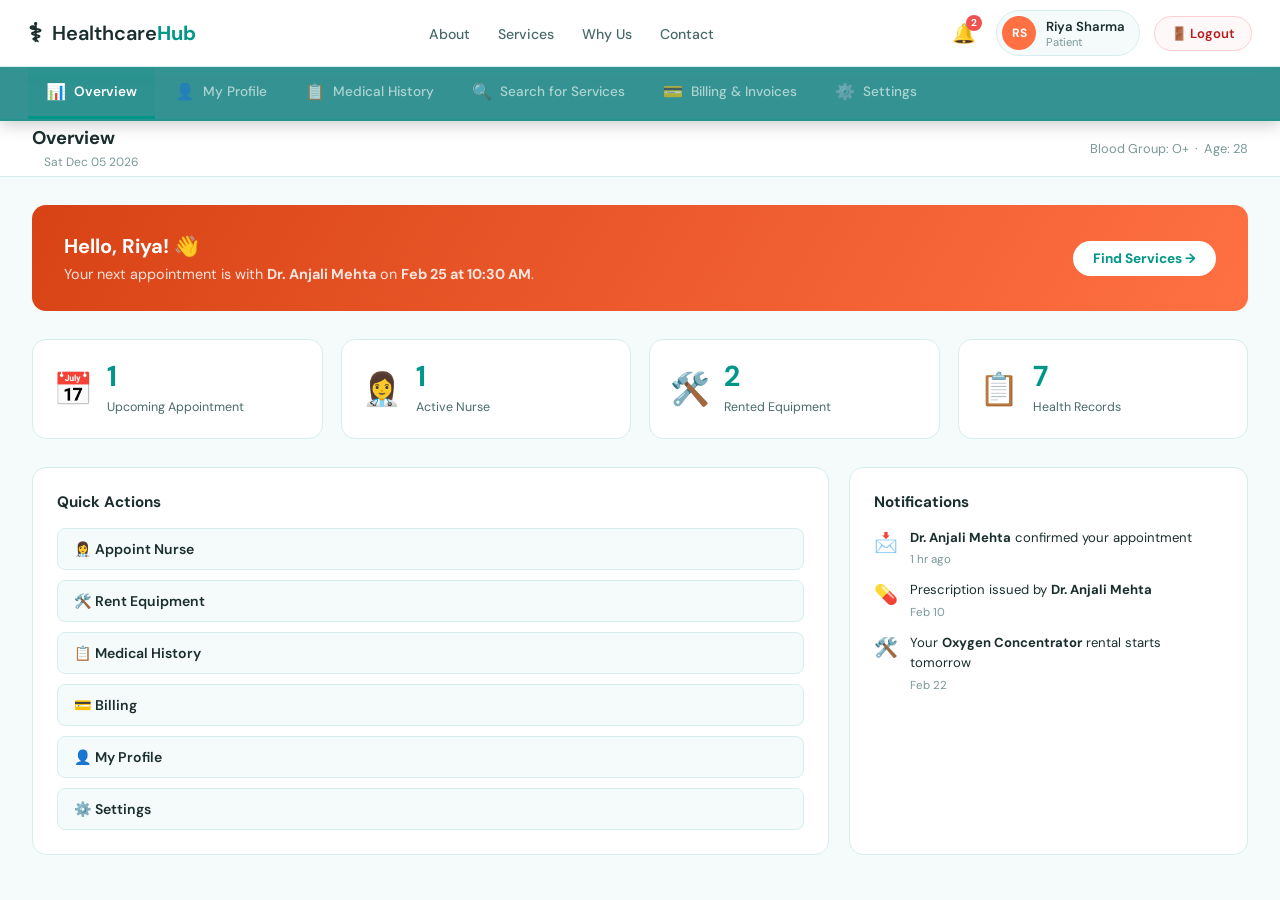
<file: Health-Care-Hub/receiver-dashboard.html>
<!DOCTYPE html>
<html lang="en">
<head>
  <meta charset="UTF-8"/>
  <meta name="viewport" content="width=device-width, initial-scale=1.0"/>
  <title>Patient Dashboard – Healthcare Hub</title>
  <link rel="stylesheet" href="dashboard.css"/>
  <link href="https://fonts.googleapis.com/css2?family=Playfair+Display:wght@700;900&family=DM+Sans:wght@300;400;500;600&display=swap" rel="stylesheet"/>
  <style>
    .nurse-grid { display:grid; grid-template-columns:repeat(auto-fill,minmax(270px,1fr)); gap:20px; margin-top:16px; }
    .nurse-card { background:#fff; border-radius:var(--radius); border:1.5px solid var(--border); padding:22px 20px 18px; box-shadow:0 2px 12px var(--shadow); transition:var(--transition); display:flex; flex-direction:column; gap:10px; }
    .nurse-card:hover { box-shadow:0 6px 24px var(--shadow-md); transform:translateY(-2px); border-color:var(--teal-light); }
    .nurse-top { display:flex; align-items:center; gap:14px; }
    .nurse-badge { display:inline-block; padding:3px 10px; border-radius:20px; font-size:0.72rem; font-weight:600; background:var(--teal-pale); color:var(--teal-dark); }
    .nurse-badge.elderly { background:#FFF3E0; color:#E65100; }
    .nurse-badge.icu { background:#FCE4EC; color:#880E4F; }
    .nurse-badge.pediatric { background:#E8F5E9; color:#1B5E20; }
    .nurse-badge.postop { background:#EDE7F6; color:#4527A0; }
    .nurse-specs { display:flex; flex-direction:column; gap:4px; font-size:0.82rem; color:var(--text-mid); }
    .nurse-specs span { display:flex; align-items:center; gap:6px; }
    .nurse-avail { display:flex; align-items:center; gap:6px; font-size:0.8rem; }
    .avail-dot-green { width:8px; height:8px; border-radius:50%; background:#4CAF50; display:inline-block; }
    .avail-dot-orange { width:8px; height:8px; border-radius:50%; background:#FF9800; display:inline-block; }
    .nurse-price { font-size:1rem; font-weight:700; color:var(--teal-dark); }
    .btn-book-nurse { margin-top:auto; background:var(--teal); color:#fff; border:none; border-radius:8px; padding:10px 18px; font-size:0.88rem; font-weight:600; cursor:pointer; transition:var(--transition); font-family:var(--font-body); }
    .btn-book-nurse:hover { background:var(--teal-dark); }
    .equip-form-wrap { background:#fff; border-radius:var(--radius); border:1.5px solid var(--border); padding:32px 36px; max-width:680px; box-shadow:0 2px 16px var(--shadow); }
    .equip-form-wrap h4 { font-family:var(--font-head); font-size:1.15rem; color:var(--text-dark); margin-bottom:20px; }
    .equip-form-wrap .form-group { margin-bottom:16px; }
    .equip-form-wrap label { font-size:0.83rem; font-weight:600; color:var(--text-mid); display:block; margin-bottom:6px; }
    .equip-form-wrap input, .equip-form-wrap select, .equip-form-wrap textarea { width:100%; padding:10px 14px; border:1.5px solid var(--border); border-radius:8px; font-family:var(--font-body); font-size:0.9rem; color:var(--text-dark); background:#fafefe; transition:var(--transition); outline:none; }
    .equip-form-wrap input:focus, .equip-form-wrap select:focus, .equip-form-wrap textarea:focus { border-color:var(--teal); background:#fff; }
    .upload-zone { border:2px dashed var(--teal-light); border-radius:10px; padding:22px; text-align:center; cursor:pointer; transition:var(--transition); background:var(--teal-pale); position:relative; }
    .upload-zone:hover { border-color:var(--teal); background:#E0F7FA; }
    .upload-zone input[type=file] { position:absolute; inset:0; opacity:0; cursor:pointer; width:100%; height:100%; }
    .upload-zone p { font-size:0.85rem; color:var(--text-mid); margin-top:6px; }
    .upload-zone .upload-icon { font-size:2rem; }
    .upload-zone small { font-size:0.76rem; color:var(--text-light); }
    .upload-note { font-size:0.78rem; color:#E65100; background:#FFF3E0; border-radius:6px; padding:8px 12px; margin-top:6px; display:flex; gap:6px; align-items:flex-start; }
    .presc-required-badge { display:inline-block; padding:2px 8px; border-radius:20px; background:#FCE4EC; color:#880E4F; font-size:0.7rem; font-weight:700; margin-left:8px; }
    .form-row-2 { display:grid; grid-template-columns:1fr 1fr; gap:16px; }
    @media(max-width:560px) { .form-row-2 { grid-template-columns:1fr; } }
    .invoice-card { background:#fff; border-radius:var(--radius); border:1.5px solid var(--border); padding:20px 24px; display:flex; align-items:center; justify-content:space-between; gap:16px; box-shadow:0 2px 10px var(--shadow); margin-bottom:12px; flex-wrap:wrap; }
    .invoice-left { display:flex; align-items:center; gap:16px; }
    .invoice-icon { font-size:1.8rem; }
    .invoice-info strong { font-size:0.95rem; color:var(--text-dark); display:block; }
    .invoice-info span { font-size:0.8rem; color:var(--text-mid); }
    .invoice-amount { font-size:1.15rem; font-weight:700; color:var(--teal-dark); }
    .badge-paid { background:#E8F5E9; color:#1B5E20; padding:3px 10px; border-radius:20px; font-size:0.72rem; font-weight:700; }
    .badge-pending { background:#FFF3E0; color:#E65100; padding:3px 10px; border-radius:20px; font-size:0.72rem; font-weight:700; }
    .badge-overdue { background:#FCE4EC; color:#880E4F; padding:3px 10px; border-radius:20px; font-size:0.72rem; font-weight:700; }
    .billing-summary { display:grid; grid-template-columns:repeat(auto-fill,minmax(200px,1fr)); gap:16px; margin-bottom:28px; }
    .bill-stat { background:#fff; border-radius:var(--radius); border:1.5px solid var(--border); padding:18px 20px; }
    .bill-stat .bill-amount { font-size:1.5rem; font-weight:700; color:var(--teal-dark); }
    .bill-stat span { font-size:0.8rem; color:var(--text-mid); }
    .profile-info-banner { background:linear-gradient(120deg,var(--teal-pale),#fff); border:1.5px solid var(--teal-light); border-radius:var(--radius); padding:16px 22px; margin-bottom:22px; display:flex; align-items:center; gap:12px; font-size:0.85rem; color:var(--text-mid); }
    .upload-record-box { background:#fff; border-radius:var(--radius); border:1.5px solid var(--border); padding:24px 28px; margin-bottom:22px; }
    .upload-record-box h4 { font-family:var(--font-head); margin-bottom:16px; font-size:1rem; }
    .upload-record-box label { font-size:0.83rem; font-weight:600; color:var(--text-mid); display:block; margin-bottom:6px; }
    .upload-record-box input, .upload-record-box select { width:100%; padding:10px 14px; border:1.5px solid var(--border); border-radius:8px; font-family:var(--font-body); font-size:0.9rem; outline:none; transition:var(--transition); }
    .upload-record-box input:focus, .upload-record-box select:focus { border-color:var(--teal); }
    .services-subtabs { display:flex; gap:10px; margin-bottom:24px; flex-wrap:wrap; }
    .service-subtab { padding:10px 22px; border-radius:30px; border:2px solid var(--border); background:#fff; font-size:0.88rem; font-weight:600; color:var(--text-mid); cursor:pointer; transition:var(--transition); font-family:var(--font-body); }
    .service-subtab.active { background:var(--teal); color:#fff; border-color:var(--teal); }
    .service-subtab:hover:not(.active) { border-color:var(--teal); color:var(--teal); }
    .service-sub-section { display:none; }
    .service-sub-section.active { display:block; }
    .search-filter-bar { background:#fff; border-radius:var(--radius); border:1.5px solid var(--border); padding:18px 20px; margin-bottom:20px; display:flex; gap:12px; flex-wrap:wrap; align-items:center; }
    .search-filter-bar input[type=search] { flex:1; min-width:180px; padding:10px 14px; border:1.5px solid var(--border); border-radius:8px; font-family:var(--font-body); font-size:0.9rem; outline:none; transition:var(--transition); }
    .search-filter-bar input:focus { border-color:var(--teal); }
    .search-filter-bar select { padding:10px 12px; border:1.5px solid var(--border); border-radius:8px; font-family:var(--font-body); font-size:0.85rem; color:var(--text-mid); background:#fafefe; cursor:pointer; outline:none; transition:var(--transition); }
    .search-filter-bar select:focus { border-color:var(--teal); }
    .btn-search { padding:10px 20px; background:var(--teal); color:#fff; border:none; border-radius:8px; font-family:var(--font-body); font-size:0.88rem; font-weight:600; cursor:pointer; transition:var(--transition); }
    .btn-search:hover { background:var(--teal-dark); }
  </style>
</head>
<body>

  <nav class="main-navbar">
    <div class="nav-inner">
      <a href="index.html" class="brand"><span class="brand-icon">⚕</span><span>Healthcare<strong>Hub</strong></span></a>
      <ul class="nav-links">
        <li><a href="index.html#about">About</a></li>
        <li><a href="index.html#services">Services</a></li>
        <li><a href="index.html#why">Why Us</a></li>
        <li><a href="index.html#contact">Contact</a></li>
      </ul>
      <div class="nav-actions">
        <div class="nav-user-area">
          <div class="nav-notif">🔔 <span class="badge">2</span></div>
          <div class="nav-user-chip">
            <div class="avatar avatar-sm avatar-coral" id="navInitials">RS</div>
            <div><div class="chip-name" id="navName">Riya Sharma</div><div class="chip-role">Patient</div></div>
          </div>
          <a href="index.html" class="nav-logout">🚪 Logout</a>
        </div>
      </div>
    </div>
  </nav>

  <nav class="dash-subnav">
    <div class="subnav-inner">
      <button class="subnav-item active" onclick="showSection('overview',this)"><span class="sn-icon">📊</span> Overview</button>
      <button class="subnav-item" onclick="showSection('profile',this)"><span class="sn-icon">👤</span> My Profile</button>
      <button class="subnav-item" onclick="showSection('history',this)"><span class="sn-icon">📋</span> Medical History</button>
      <button class="subnav-item" onclick="showSection('services',this)"><span class="sn-icon">🔍</span> Search for Services</button>
      <button class="subnav-item" onclick="showSection('billing',this)"><span class="sn-icon">💳</span> Billing &amp; Invoices</button>
      <button class="subnav-item" onclick="showSection('settings',this)"><span class="sn-icon">⚙️</span> Settings</button>
    </div>
  </nav>

  <main class="main-content">
    <header class="topbar">
      <div class="topbar-left"><h2 id="pageTitle">Overview</h2><span id="pageDate" class="page-date"></span></div>
      <div class="topbar-right"><span style="font-size:0.8rem;color:var(--text-light);">Blood Group: O+ &nbsp;·&nbsp; Age: 28</span></div>
    </header>

    <!-- OVERVIEW -->
    <section class="dash-section active" id="section-overview">
      <div class="welcome-banner banner-coral">
        <div><h3 id="welcomeName">Hello, Riya! 👋</h3><p>Your next appointment is with <strong>Dr. Anjali Mehta</strong> on <strong>Feb 25 at 10:30 AM</strong>.</p></div>
        <button class="btn-primary-sm" onclick="showSection('services',null)">Find Services →</button>
      </div>
      <div class="stats-grid">
        <div class="stat-card"><div class="stat-icon">📅</div><div class="stat-info"><strong>1</strong><span>Upcoming Appointment</span></div></div>
        <div class="stat-card"><div class="stat-icon">👩‍⚕️</div><div class="stat-info"><strong>1</strong><span>Active Nurse</span></div></div>
        <div class="stat-card"><div class="stat-icon">🛠️</div><div class="stat-info"><strong>2</strong><span>Rented Equipment</span></div></div>
        <div class="stat-card"><div class="stat-icon">📋</div><div class="stat-info"><strong>7</strong><span>Health Records</span></div></div>
      </div>
      <div class="section-row">
        <div class="card wide">
          <div class="card-header"><h4>Quick Actions</h4></div>
          <div class="quick-actions">
            <button class="qa-btn" onclick="showSection('services',null);setTimeout(()=>switchServiceTab('nurses'),60)">👩‍⚕️ Appoint Nurse</button>
            <button class="qa-btn" onclick="showSection('services',null);setTimeout(()=>switchServiceTab('equipment'),60)">🛠️ Rent Equipment</button>
            <button class="qa-btn" onclick="showSection('history',null)">📋 Medical History</button>
            <button class="qa-btn" onclick="showSection('billing',null)">💳 Billing</button>
            <button class="qa-btn" onclick="showSection('profile',null)">👤 My Profile</button>
            <button class="qa-btn" onclick="showSection('settings',null)">⚙️ Settings</button>
          </div>
        </div>
        <div class="card">
          <div class="card-header"><h4>Notifications</h4></div>
          <div class="notif-list">
            <div class="notif-item"><span>📩</span><div><p><strong>Dr. Anjali Mehta</strong> confirmed your appointment</p><small>1 hr ago</small></div></div>
            <div class="notif-item"><span>💊</span><div><p>Prescription issued by <strong>Dr. Anjali Mehta</strong></p><small>Feb 10</small></div></div>
            <div class="notif-item"><span>🛠️</span><div><p>Your <strong>Oxygen Concentrator</strong> rental starts tomorrow</p><small>Feb 22</small></div></div>
          </div>
        </div>
      </div>
    </section>

    <!-- MY PROFILE -->
    <section class="dash-section" id="section-profile">
      <div class="section-title-row"><h3>My Profile</h3><button class="btn-primary-sm" onclick="saveProfile()">Save Changes</button></div>
      <div class="profile-info-banner"><span>ℹ️</span><span>Your profile is pre-filled with information from your registration. Update any details below and save.</span></div>
      <div class="card full-card">
        <div class="profile-layout">
          <div class="profile-pic-area">
            <div class="avatar avatar-xl avatar-coral" id="profileInitials">RS</div>
            <button class="btn-outline-sm">Change Photo</button>
            <div style="text-align:center;margin-top:10px;"><small style="color:var(--text-light);font-size:0.75rem;">Patient Account</small></div>
          </div>
          <div class="profile-fields">
            <div class="presc-row">
              <div class="form-group"><label>First Name</label><input type="text" id="pFirstName" value="Riya"/></div>
              <div class="form-group"><label>Last Name</label><input type="text" id="pLastName" value="Sharma"/></div>
            </div>
            <div class="form-group"><label>Email Address</label><input type="email" id="pEmail" value="riya.sharma@gmail.com"/></div>
            <div class="form-group"><label>Phone Number</label><input type="tel" id="pPhone" value="+91 98765 43210"/></div>
            <div class="presc-row">
              <div class="form-group"><label>Date of Birth</label><input type="date" id="pDob" value="1996-08-14"/></div>
              <div class="form-group"><label>Gender</label><select id="pGender"><option>Female</option><option>Male</option><option>Other</option><option>Prefer not to say</option></select></div>
            </div>
            <div class="presc-row">
              <div class="form-group"><label>Blood Group</label><input type="text" id="pBlood" value="O+"/></div>
              <div class="form-group"><label>Emergency Contact</label><input type="tel" value="+91 91234 56789"/></div>
            </div>
            <div class="form-group"><label>Address</label><input type="text" id="pAddress" value="Baner, Pune – 411045"/></div>
            <div class="form-group"><label>Known Allergies</label><textarea rows="2">No known allergies</textarea></div>
          </div>
        </div>
      </div>
    </section>

    <!-- MEDICAL HISTORY -->
    <section class="dash-section" id="section-history">
      <div class="section-title-row"><h3>Medical History</h3></div>
      <div class="upload-record-box">
        <h4>📤 Upload New Document</h4>
        <div class="form-row-2" style="margin-bottom:14px;">
          <div class="form-group" style="margin:0;"><label>Document Name</label><input type="text" placeholder="e.g. Blood Test Report Jan 2025"/></div>
          <div class="form-group" style="margin:0;"><label>Document Type</label><select><option>Lab Report</option><option>Prescription</option><option>Diagnostic / Radiology</option><option>Discharge Summary</option><option>Vaccination Certificate</option><option>Other</option></select></div>
        </div>
        <div class="upload-zone">
          <input type="file" accept=".pdf,.jpg,.jpeg,.png" multiple/>
          <div class="upload-icon">📁</div>
          <p><strong>Click or drag &amp; drop</strong> your document here</p>
          <small>Supported: PDF, JPG, PNG &nbsp;·&nbsp; Max 10MB per file</small>
        </div>
        <button class="btn-primary-sm" style="margin-top:14px;">+ Upload Document</button>
      </div>
      <div class="card full-card" style="margin-bottom:20px;">
        <div class="card-header"><h4>📂 Existing Health Records</h4></div>
        <table class="data-table">
          <thead><tr><th>Record</th><th>Type</th><th>Doctor</th><th>Date</th><th>Action</th></tr></thead>
          <tbody>
            <tr><td>Blood Pressure Report</td><td>Lab Report</td><td>Dr. Anjali Mehta</td><td>Feb 10, 2025</td><td><button class="btn-table">View</button></td></tr>
            <tr><td>ECG Report</td><td>Diagnostic</td><td>Dr. Anjali Mehta</td><td>Feb 10, 2025</td><td><button class="btn-table">View</button></td></tr>
            <tr><td>CBC Blood Test</td><td>Lab Report</td><td>Dr. Ramesh Gupta</td><td>Jan 20, 2025</td><td><button class="btn-table">View</button></td></tr>
            <tr><td>X-Ray – Left Knee</td><td>Radiology</td><td>Dr. Sunil Kadam</td><td>Dec 10, 2024</td><td><button class="btn-table">View</button></td></tr>
            <tr><td>Skin Biopsy Report</td><td>Pathology</td><td>Dr. Pooja Nair</td><td>Nov 15, 2024</td><td><button class="btn-table">View</button></td></tr>
          </tbody>
        </table>
      </div>
      <div class="section-row">
        <div class="card">
          <div class="card-header"><h4>Past Diagnoses</h4></div>
          <div class="notif-list">
            <div class="notif-item"><span>🫀</span><div><p><strong>Hypertension Stage 1</strong></p><small>Diagnosed by Dr. Anjali Mehta · Feb 2025</small></div></div>
            <div class="notif-item"><span>🤒</span><div><p><strong>Viral Fever &amp; Flu</strong></p><small>Diagnosed by Dr. Ramesh Gupta · Jan 2025</small></div></div>
            <div class="notif-item"><span>🦷</span><div><p><strong>Skin Eczema (Mild)</strong></p><small>Diagnosed by Dr. Pooja Nair · Nov 2024</small></div></div>
          </div>
        </div>
        <div class="card">
          <div class="card-header"><h4>Vaccination Record</h4></div>
          <div class="notif-list">
            <div class="notif-item"><span>💉</span><div><p><strong>COVID-19 Booster</strong></p><small>Jan 15, 2024</small></div></div>
            <div class="notif-item"><span>💉</span><div><p><strong>Flu Shot (Annual)</strong></p><small>Oct 08, 2024</small></div></div>
            <div class="notif-item"><span>💉</span><div><p><strong>Hepatitis B</strong></p><small>Mar 20, 2023</small></div></div>
          </div>
        </div>
      </div>
    </section>

    <!-- SEARCH FOR SERVICES -->
    <section class="dash-section" id="section-services">
      <div class="section-title-row"><h3>Search for Services</h3></div>
      <div class="services-subtabs">
        <button class="service-subtab active" id="tab-nurses" onclick="switchServiceTab('nurses')">👩‍⚕️ Appoint a Nurse</button>
        <button class="service-subtab" id="tab-equipment" onclick="switchServiceTab('equipment')">🛠️ Rent Medical Equipment</button>
      </div>

      <!-- APPOINT A NURSE -->
      <div class="service-sub-section active" id="sub-nurses">
        <div class="search-filter-bar">
          <input type="search" placeholder="Search by nurse name or specialisation…"/>
          <select>
            <option value="">All Specialisations</option>
            <option>General Nursing</option>
            <option>ICU / Critical Care</option>
            <option>Elderly Care</option>
            <option>Pediatric Care</option>
            <option>Post-Surgery Care</option>
            <option>Physiotherapy Support</option>
            <option>Palliative Care</option>
          </select>
          <select>
            <option value="">Any Duration</option>
            <option>Day Shift (8 hrs)</option>
            <option>Night Shift (8 hrs)</option>
            <option>Full Day (12 hrs)</option>
            <option>24-Hour Live-in</option>
            <option>Weekly</option>
          </select>
          <select>
            <option value="">Any Location</option>
            <option>Pune – Baner</option>
            <option>Pune – Kothrud</option>
            <option>Pune – Wakad</option>
            <option>Mumbai</option>
            <option>Nagpur</option>
          </select>
          <button class="btn-search">🔍 Search</button>
        </div>
        <div class="nurse-grid">
          <div class="nurse-card">
            <div class="nurse-top"><div class="avatar avatar-teal avatar-md">PP</div><div><strong style="font-size:0.98rem;">Priya Patkar</strong><div style="margin-top:3px;"><span class="nurse-badge postop">Post-Surgery Care</span></div><div class="stars-sm" style="margin-top:4px;">★★★★★ <small>4.9</small></div></div></div>
            <div class="nurse-specs"><span>💼 7 years experience</span><span>📍 Baner, Pune</span><span>🕐 Day / Night / Full-day</span></div>
            <div class="nurse-avail"><span class="avail-dot-green"></span> Available from tomorrow</div>
            <div class="nurse-price">₹800 / shift</div>
            <button class="btn-book-nurse">Book Nurse</button>
          </div>
          <div class="nurse-card">
            <div class="nurse-top"><div class="avatar avatar-coral avatar-md">SN</div><div><strong style="font-size:0.98rem;">Sunita Nair</strong><div style="margin-top:3px;"><span class="nurse-badge elderly">Elderly Care</span></div><div class="stars-sm" style="margin-top:4px;">★★★★★ <small>4.8</small></div></div></div>
            <div class="nurse-specs"><span>💼 10 years experience</span><span>📍 Kothrud, Pune</span><span>🕐 Live-in / Full-day</span></div>
            <div class="nurse-avail"><span class="avail-dot-green"></span> Available today</div>
            <div class="nurse-price">₹1,000 / shift</div>
            <button class="btn-book-nurse">Book Nurse</button>
          </div>
          <div class="nurse-card">
            <div class="nurse-top"><div class="avatar avatar-teal avatar-md">MK</div><div><strong style="font-size:0.98rem;">Meena Kulkarni</strong><div style="margin-top:3px;"><span class="nurse-badge icu">ICU / Critical Care</span></div><div class="stars-sm" style="margin-top:4px;">★★★★☆ <small>4.6</small></div></div></div>
            <div class="nurse-specs"><span>💼 5 years experience</span><span>📍 Wakad, Pune</span><span>🕐 Night shift / 24-hr</span></div>
            <div class="nurse-avail"><span class="avail-dot-orange"></span> Available from Mar 1</div>
            <div class="nurse-price">₹1,200 / shift</div>
            <button class="btn-book-nurse">Book Nurse</button>
          </div>
          <div class="nurse-card">
            <div class="nurse-top"><div class="avatar avatar-teal avatar-md">AP</div><div><strong style="font-size:0.98rem;">Anjana Pawar</strong><div style="margin-top:3px;"><span class="nurse-badge pediatric">Pediatric Care</span></div><div class="stars-sm" style="margin-top:4px;">★★★★★ <small>4.7</small></div></div></div>
            <div class="nurse-specs"><span>💼 8 years experience</span><span>📍 Baner, Pune</span><span>🕐 Day / Full-day</span></div>
            <div class="nurse-avail"><span class="avail-dot-green"></span> Available today</div>
            <div class="nurse-price">₹900 / shift</div>
            <button class="btn-book-nurse">Book Nurse</button>
          </div>
          <div class="nurse-card">
            <div class="nurse-top"><div class="avatar avatar-coral avatar-md">RD</div><div><strong style="font-size:0.98rem;">Rekha Desai</strong><div style="margin-top:3px;"><span class="nurse-badge elderly">Elderly Care</span></div><div class="stars-sm" style="margin-top:4px;">★★★★★ <small>4.9</small></div></div></div>
            <div class="nurse-specs"><span>💼 12 years experience</span><span>📍 Mumbai</span><span>🕐 Live-in / Weekly</span></div>
            <div class="nurse-avail"><span class="avail-dot-green"></span> Available today</div>
            <div class="nurse-price">₹950 / shift</div>
            <button class="btn-book-nurse">Book Nurse</button>
          </div>
          <div class="nurse-card">
            <div class="nurse-top"><div class="avatar avatar-teal avatar-md">VJ</div><div><strong style="font-size:0.98rem;">Vandana Joshi</strong><div style="margin-top:3px;"><span class="nurse-badge postop">Post-Surgery Care</span></div><div class="stars-sm" style="margin-top:4px;">★★★★☆ <small>4.5</small></div></div></div>
            <div class="nurse-specs"><span>💼 6 years experience</span><span>📍 Nagpur</span><span>🕐 Day / Night / Full-day</span></div>
            <div class="nurse-avail"><span class="avail-dot-orange"></span> Available from Feb 28</div>
            <div class="nurse-price">₹850 / shift</div>
            <button class="btn-book-nurse">Book Nurse</button>
          </div>
        </div>
      </div>

      <!-- RENT EQUIPMENT -->
      <div class="service-sub-section" id="sub-equipment">
        <div class="equip-form-wrap">
          <h4>🛠️ Equipment Rental Request</h4>
          <p style="font-size:0.84rem;color:var(--text-mid);margin-bottom:20px;">Fill in the form to request equipment rental. Some categories require a valid hospital prescription before approval.</p>
          <div class="form-row-2">
            <div class="form-group"><label>Patient Name</label><input type="text" id="equipPatientName" value="Riya Sharma" readonly style="background:#f0fafa;"/></div>
            <div class="form-group"><label>Contact Number</label><input type="tel" value="+91 98765 43210"/></div>
          </div>
          <div class="form-group">
            <label>Equipment Category</label>
            <select id="equipCategory" onchange="checkPrescriptionNeeded()">
              <option value="">-- Select Category --</option>
              <option value="mobility">Mobility Aids (Wheelchair, Walker, Crutches)</option>
              <option value="monitoring">Monitoring Devices (BP Monitor, Pulse Oximeter, Glucometer)</option>
              <option value="respiratory" data-prescription="true">Respiratory Equipment (Oxygen Concentrator, Nebuliser, CPAP)</option>
              <option value="hospital-bed" data-prescription="true">Hospital Beds (Manual / Electric)</option>
              <option value="orthopedic" data-prescription="true">Orthopedic Equipment (Knee Brace, Back Support, Traction)</option>
              <option value="wound-care">Wound Care (Dressing Kit, Suction Machine)</option>
              <option value="other">Other — Specify below</option>
            </select>
          </div>
          <div class="form-group"><label>Specific Equipment Needed</label><input type="text" placeholder="e.g. Electric hospital bed with mattress, Oxygen concentrator 5L/min"/></div>
          <div class="form-group"><label>Additional Requirements / Notes</label><textarea rows="3" placeholder="Any specific requirements, accessories, or medical notes…"></textarea></div>
          <div class="form-row-2">
            <div class="form-group"><label>Rental Start Date</label><input type="date"/></div>
            <div class="form-group"><label>Rental Duration</label><select><option>1 week</option><option>2 weeks</option><option>1 month</option><option>2–3 months</option><option>6 months</option><option>Ongoing (monthly)</option></select></div>
          </div>
          <div class="form-group"><label>Delivery Address</label><input type="text" value="Baner, Pune – 411045"/></div>
          <div class="form-group" id="prescriptionSection" style="display:none;">
            <label>Upload Hospital Prescription <span class="presc-required-badge">Required</span></label>
            <div class="upload-note">⚠️ This equipment category requires a valid prescription from a certified hospital or doctor. Please upload a clear copy to proceed.</div>
            <div class="upload-zone" style="margin-top:10px;">
              <input type="file" accept=".pdf,.jpg,.jpeg,.png"/>
              <div class="upload-icon">📋</div>
              <p><strong>Upload Prescription</strong></p>
              <small>PDF, JPG or PNG &nbsp;·&nbsp; Max 5MB</small>
            </div>
          </div>
          <div class="form-group" id="optionalPrescriptionSection">
            <label>Upload Prescription (Optional)</label>
            <div class="upload-zone">
              <input type="file" accept=".pdf,.jpg,.jpeg,.png"/>
              <div class="upload-icon">📄</div>
              <p><strong>Attach prescription if available</strong></p>
              <small>PDF, JPG or PNG &nbsp;·&nbsp; Max 5MB</small>
            </div>
          </div>
          <button class="btn-book-nurse" style="width:100%;padding:13px;font-size:0.95rem;margin-top:8px;">Submit Rental Request →</button>
        </div>
      </div>
    </section>

    <!-- BILLING & INVOICES -->
    <section class="dash-section" id="section-billing">
      <div class="section-title-row"><h3>Billing &amp; Invoices</h3><button class="btn-primary-sm">Download All</button></div>
      <div class="billing-summary">
        <div class="bill-stat"><div class="bill-amount">₹4,200</div><span>Total Spent (This Month)</span></div>
        <div class="bill-stat"><div class="bill-amount" style="color:#E65100;">₹1,500</div><span>Pending Payments</span></div>
        <div class="bill-stat"><div class="bill-amount" style="color:#1B5E20;">₹2,700</div><span>Paid This Month</span></div>
        <div class="bill-stat"><div class="bill-amount">5</div><span>Total Invoices</span></div>
      </div>
      <div class="invoice-card">
        <div class="invoice-left"><div class="invoice-icon">🩺</div><div class="invoice-info"><strong>Consultation – Dr. Anjali Mehta</strong><span>Feb 23, 2025 · Cardiology</span></div></div>
        <div style="display:flex;align-items:center;gap:16px;flex-wrap:wrap;"><span class="badge-paid">Paid</span><div class="invoice-amount">₹500</div><button class="btn-table">Download</button></div>
      </div>
      <div class="invoice-card">
        <div class="invoice-left"><div class="invoice-icon">👩‍⚕️</div><div class="invoice-info"><strong>Nurse – Sunita Nair (3 days, Elderly Care)</strong><span>Feb 20–22, 2025</span></div></div>
        <div style="display:flex;align-items:center;gap:16px;flex-wrap:wrap;"><span class="badge-paid">Paid</span><div class="invoice-amount">₹2,200</div><button class="btn-table">Download</button></div>
      </div>
      <div class="invoice-card">
        <div class="invoice-left"><div class="invoice-icon">🛠️</div><div class="invoice-info"><strong>Equipment Rental – Oxygen Concentrator</strong><span>Feb 23 – Mar 22, 2025</span></div></div>
        <div style="display:flex;align-items:center;gap:16px;flex-wrap:wrap;"><span class="badge-pending">Pending</span><div class="invoice-amount">₹1,500</div><button class="btn-table">Pay Now</button></div>
      </div>
      <div class="invoice-card">
        <div class="invoice-left"><div class="invoice-icon">🧪</div><div class="invoice-info"><strong>Lab – CBC Blood Test · SRL Diagnostics</strong><span>Jan 20, 2025</span></div></div>
        <div style="display:flex;align-items:center;gap:16px;flex-wrap:wrap;"><span class="badge-paid">Paid</span><div class="invoice-amount">₹350</div><button class="btn-table">Download</button></div>
      </div>
      <div class="invoice-card">
        <div class="invoice-left"><div class="invoice-icon">🩺</div><div class="invoice-info"><strong>Consultation – Dr. Ramesh Gupta</strong><span>Jan 22, 2025 · General Physician</span></div></div>
        <div style="display:flex;align-items:center;gap:16px;flex-wrap:wrap;"><span class="badge-overdue">Overdue</span><div class="invoice-amount">₹300</div><button class="btn-table">Pay Now</button></div>
      </div>
    </section>

    <!-- SETTINGS -->
    <section class="dash-section" id="section-settings">
      <div class="section-title-row"><h3>Settings</h3><button class="btn-primary-sm">Save Changes</button></div>
      <div class="card full-card">
        <div class="prescription-form">
          <h4>Notification Preferences</h4>
          <div style="display:flex;flex-direction:column;gap:14px;margin-top:8px;">
            <label class="radio-label"><input type="checkbox" checked style="accent-color:var(--teal);width:16px;height:16px;"/> Email notifications for appointment reminders</label>
            <label class="radio-label"><input type="checkbox" checked style="accent-color:var(--teal);width:16px;height:16px;"/> SMS alerts for booking confirmations</label>
            <label class="radio-label"><input type="checkbox" style="accent-color:var(--teal);width:16px;height:16px;"/> Health tips &amp; newsletter</label>
            <label class="radio-label"><input type="checkbox" checked style="accent-color:var(--teal);width:16px;height:16px;"/> Billing &amp; invoice notifications</label>
            <label class="radio-label"><input type="checkbox" checked style="accent-color:var(--teal);width:16px;height:16px;"/> Nurse &amp; equipment rental updates</label>
          </div>
          <h4 style="margin-top:24px">Account Security</h4>
          <div class="presc-row" style="margin-top:10px;">
            <div class="form-group"><label>Current Password</label><input type="password" placeholder="••••••••"/></div>
            <div class="form-group"><label>New Password</label><input type="password" placeholder="Min 8 characters"/></div>
          </div>
          <div class="form-group"><label>Confirm New Password</label><input type="password" placeholder="Repeat new password"/></div>
          <h4 style="margin-top:24px">Privacy</h4>
          <div style="display:flex;flex-direction:column;gap:14px;margin-top:8px;">
            <label class="radio-label"><input type="checkbox" checked style="accent-color:var(--teal);width:16px;height:16px;"/> Allow doctors to access my health records</label>
            <label class="radio-label"><input type="checkbox" style="accent-color:var(--teal);width:16px;height:16px;"/> Share anonymized data for research</label>
          </div>
          <button class="btn-submit-sm" style="margin-top:20px;">Save Settings</button>
        </div>
      </div>
    </section>
  </main>

  <script>
    document.getElementById('pageDate').textContent = new Date().toDateString();
    const sectionTitles = { overview:'Overview', profile:'My Profile', history:'Medical History', services:'Search for Services', billing:'Billing & Invoices', settings:'Settings' };

    function showSection(id, clickedBtn) {
      document.querySelectorAll('.dash-section').forEach(s => s.classList.remove('active'));
      const sec = document.getElementById('section-' + id);
      if (sec) sec.classList.add('active');
      document.querySelectorAll('.subnav-item').forEach(n => n.classList.remove('active'));
      if (clickedBtn) { clickedBtn.classList.add('active'); }
      else { document.querySelectorAll('.subnav-item').forEach(btn => { if (btn.getAttribute('onclick') && btn.getAttribute('onclick').includes("'" + id + "'")) btn.classList.add('active'); }); }
      document.getElementById('pageTitle').textContent = sectionTitles[id] || id;
    }

    function switchServiceTab(tab) {
      document.querySelectorAll('.service-subtab').forEach(t => t.classList.remove('active'));
      document.querySelectorAll('.service-sub-section').forEach(s => s.classList.remove('active'));
      document.getElementById('tab-' + tab).classList.add('active');
      document.getElementById('sub-' + tab).classList.add('active');
    }

    function checkPrescriptionNeeded() {
      const sel = document.getElementById('equipCategory');
      const opt = sel.options[sel.selectedIndex];
      const needs = opt.getAttribute('data-prescription') === 'true';
      document.getElementById('prescriptionSection').style.display = needs ? 'block' : 'none';
      document.getElementById('optionalPrescriptionSection').style.display = needs ? 'none' : 'block';
    }

    function saveProfile() {
      const fn = document.getElementById('pFirstName').value;
      const ln = document.getElementById('pLastName').value;
      const initials = (fn[0]||'') + (ln[0]||'');
      document.getElementById('navName').textContent = fn + ' ' + ln;
      document.getElementById('navInitials').textContent = initials;
      document.getElementById('profileInitials').textContent = initials;
      document.getElementById('welcomeName').textContent = 'Hello, ' + fn + '! 👋';
      alert('Profile saved successfully!');
    }
  </script>
</body>
</html>
</file>
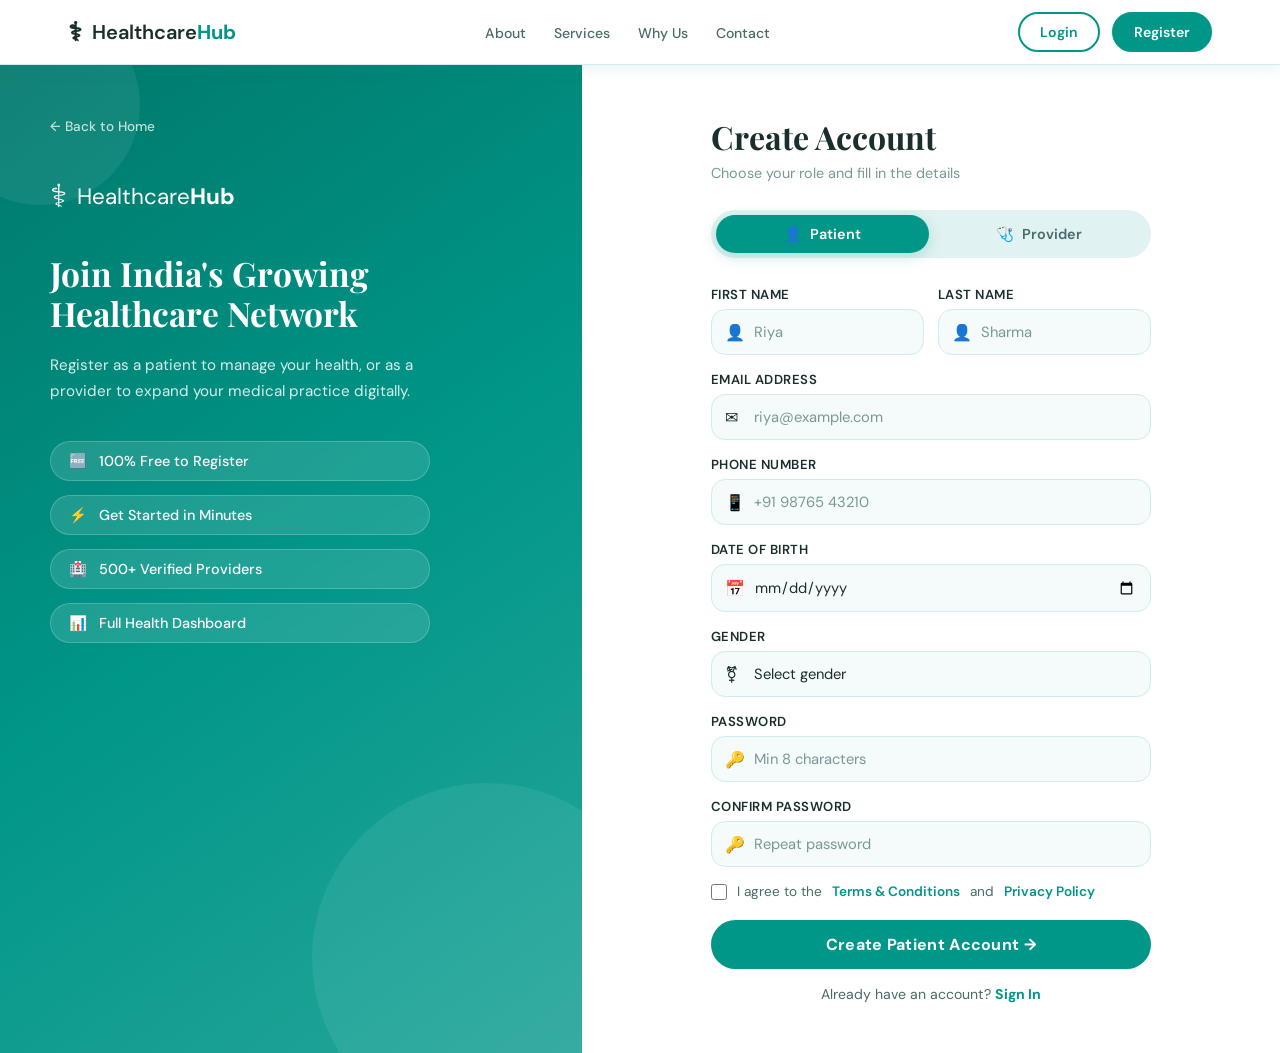
<file: Health-Care-Hub/register.html>
<!DOCTYPE html>
<html lang="en">
<head>
  <meta charset="UTF-8"/>
  <meta name="viewport" content="width=device-width, initial-scale=1.0"/>
  <title>Register – Healthcare Hub</title>
  <link rel="stylesheet" href="auth.css"/>
  <link href="https://fonts.googleapis.com/css2?family=Playfair+Display:wght@700;900&family=DM+Sans:wght@300;400;500;600&display=swap" rel="stylesheet"/>
  <style>
    .top-navbar {
      position: sticky;
      top: 0;
      z-index: 100;
      background: rgba(255,255,255,0.97);
      backdrop-filter: blur(10px);
      border-bottom: 1px solid var(--border);
      box-shadow: 0 2px 16px var(--shadow);
    }
    .top-navbar .nav-inner {
      display: flex;
      align-items: center;
      justify-content: space-between;
      max-width: 1200px;
      margin: 0 auto;
      padding: 0 28px;
      height: 64px;
    }
    .top-navbar .brand {
      display: flex;
      align-items: center;
      gap: 10px;
      font-size: 1.25rem;
      font-weight: 600;
      color: var(--text-dark);
      text-decoration: none;
    }
    .top-navbar .brand-icon { font-size: 1.6rem; }
    .top-navbar .brand strong { color: var(--teal); }
    .top-navbar .nav-links {
      display: flex;
      gap: 28px;
      list-style: none;
    }
    .top-navbar .nav-links a {
      font-size: 0.88rem;
      font-weight: 500;
      color: var(--text-mid);
      transition: var(--transition);
      text-decoration: none;
      position: relative;
    }
    .top-navbar .nav-links a::after {
      content: '';
      position: absolute;
      bottom: -3px; left: 0;
      width: 0; height: 2px;
      background: var(--teal);
      transition: var(--transition);
    }
    .top-navbar .nav-links a:hover { color: var(--teal); }
    .top-navbar .nav-links a:hover::after { width: 100%; }
    .top-navbar .nav-actions { display: flex; gap: 12px; align-items: center; }
    .btn-nav {
      display: inline-flex;
      align-items: center;
      gap: 6px;
      padding: 9px 20px;
      border-radius: 50px;
      font-size: 0.88rem;
      font-weight: 600;
      cursor: pointer;
      border: 2px solid transparent;
      transition: var(--transition);
      text-decoration: none;
      font-family: var(--font-body);
    }
    .btn-nav-outline { color: var(--teal); border-color: var(--teal); }
    .btn-nav-outline:hover { background: var(--teal); color: var(--white); }
    .btn-nav-fill { background: var(--teal); color: var(--white); border-color: var(--teal); }
    .btn-nav-fill:hover { background: var(--teal-dark); border-color: var(--teal-dark); }
    .auth-layout { min-height: calc(100vh - 64px); }
    @media (max-width: 700px) {
      .top-navbar .nav-links { display: none; }
    }
  </style>
</head>
<body>

  <!-- CONSISTENT MAIN NAVBAR -->
  <nav class="top-navbar">
    <div class="nav-inner">
      <a href="index.html" class="brand">
        <span class="brand-icon">⚕</span>
        <span>Healthcare<strong>Hub</strong></span>
      </a>
      <ul class="nav-links">
        <li><a href="index.html#about">About</a></li>
        <li><a href="index.html#services">Services</a></li>
        <li><a href="index.html#why">Why Us</a></li>
        <li><a href="index.html#contact">Contact</a></li>
      </ul>
      <div class="nav-actions">
        <a href="login.html" class="btn-nav btn-nav-outline">Login</a>
        <a href="register.html" class="btn-nav btn-nav-fill" style="background:var(--teal);color:#fff;">Register</a>
      </div>
    </div>
  </nav>

  <div class="auth-layout">

    <!-- LEFT PANEL -->
    <div class="auth-panel-left">
      <div class="panel-content">
        <a href="index.html" class="back-link">← Back to Home</a>
        <div class="panel-brand">
          <span class="brand-icon">⚕</span>
          <span class="brand-name">Healthcare<strong>Hub</strong></span>
        </div>
        <h1>Join India's Growing<br/>Healthcare Network</h1>
        <p>Register as a patient to manage your health, or as a provider to expand your medical practice digitally.</p>
        <div class="panel-features">
          <div class="feature-item"><span>🆓</span> 100% Free to Register</div>
          <div class="feature-item"><span>⚡</span> Get Started in Minutes</div>
          <div class="feature-item"><span>🏥</span> 500+ Verified Providers</div>
          <div class="feature-item"><span>📊</span> Full Health Dashboard</div>
        </div>
      </div>
      <div class="panel-deco-circle c1"></div>
      <div class="panel-deco-circle c2"></div>
    </div>

    <!-- RIGHT PANEL – REGISTER FORM -->
    <div class="auth-panel-right">
      <div class="auth-form-container">
        <h2 class="form-title">Create Account</h2>
        <p class="form-sub">Choose your role and fill in the details</p>

        <!-- ROLE TABS -->
        <div class="role-tabs">
          <button class="role-tab active" id="tab-receiver" onclick="switchRole('receiver')">
            <span>👤</span> Patient
          </button>
          <button class="role-tab" id="tab-provider" onclick="switchRole('provider')">
            <span>🩺</span> Provider
          </button>
        </div>

        <!-- PATIENT FORM -->
        <form class="auth-form" id="form-receiver" action="#" onsubmit="handleRegister(event, 'receiver')">
          <div class="form-row-2">
            <div class="form-group">
              <label>First Name</label>
              <div class="input-wrap"><span class="input-icon">👤</span><input type="text" placeholder="Riya" required/></div>
            </div>
            <div class="form-group">
              <label>Last Name</label>
              <div class="input-wrap"><span class="input-icon">👤</span><input type="text" placeholder="Sharma" required/></div>
            </div>
          </div>
          <div class="form-group">
            <label>Email Address</label>
            <div class="input-wrap"><span class="input-icon">✉</span><input type="email" placeholder="riya@example.com" required/></div>
          </div>
          <div class="form-group">
            <label>Phone Number</label>
            <div class="input-wrap"><span class="input-icon">📱</span><input type="tel" placeholder="+91 98765 43210" required/></div>
          </div>
          <div class="form-group">
            <label>Date of Birth</label>
            <div class="input-wrap"><span class="input-icon">📅</span><input type="date" required/></div>
          </div>
          <div class="form-group">
            <label>Gender</label>
            <div class="input-wrap">
              <span class="input-icon">⚧</span>
              <select required>
                <option value="">Select gender</option>
                <option>Male</option>
                <option>Female</option>
                <option>Other</option>
                <option>Prefer not to say</option>
              </select>
            </div>
          </div>
          <div class="form-group">
            <label>Password</label>
            <div class="input-wrap"><span class="input-icon">🔑</span><input type="password" placeholder="Min 8 characters" required minlength="8"/></div>
          </div>
          <div class="form-group">
            <label>Confirm Password</label>
            <div class="input-wrap"><span class="input-icon">🔑</span><input type="password" placeholder="Repeat password" required/></div>
          </div>
          <label class="checkbox-label terms-label">
            <input type="checkbox" required/>
            I agree to the <a href="#">Terms &amp; Conditions</a> and <a href="#">Privacy Policy</a>
          </label>
          <button type="submit" class="btn-submit">Create Patient Account →</button>
        </form>

        <!-- PROVIDER FORM -->
        <form class="auth-form hidden" id="form-provider" action="#" onsubmit="handleRegister(event, 'provider')">
          <div class="form-row-2">
            <div class="form-group">
              <label>First Name</label>
              <div class="input-wrap"><span class="input-icon">👤</span><input type="text" placeholder="Dr. Anjali" required/></div>
            </div>
            <div class="form-group">
              <label>Last Name</label>
              <div class="input-wrap"><span class="input-icon">👤</span><input type="text" placeholder="Mehta" required/></div>
            </div>
          </div>
          <div class="form-group">
            <label>Email Address</label>
            <div class="input-wrap"><span class="input-icon">✉</span><input type="email" placeholder="doctor@hospital.com" required/></div>
          </div>
          <div class="form-group">
            <label>Phone Number</label>
            <div class="input-wrap"><span class="input-icon">📱</span><input type="tel" placeholder="+91 98765 43210" required/></div>
          </div>
          <div class="form-group">
            <label>Specialization</label>
            <div class="input-wrap">
              <span class="input-icon">🩺</span>
              <select required>
                <option value="">Select specialization</option>
                <option>General Physician</option>
                <option>Cardiologist</option>
                <option>Dermatologist</option>
                <option>Neurologist</option>
                <option>Orthopedic</option>
                <option>Pediatrician</option>
                <option>Gynecologist</option>
                <option>Psychiatrist</option>
                <option>Ophthalmologist</option>
                <option>Diagnostic Lab</option>
                <option>Other</option>
              </select>
            </div>
          </div>
          <div class="form-group">
            <label>Medical License Number</label>
            <div class="input-wrap"><span class="input-icon">📄</span><input type="text" placeholder="MCI-XXXXXXX" required/></div>
          </div>
          <div class="form-group">
            <label>Years of Experience</label>
            <div class="input-wrap"><span class="input-icon">🏅</span><input type="number" placeholder="e.g. 5" min="0" max="60" required/></div>
          </div>
          <div class="form-group">
            <label>Hospital / Clinic Name</label>
            <div class="input-wrap"><span class="input-icon">🏥</span><input type="text" placeholder="City Hospital, Pune" required/></div>
          </div>
          <div class="form-group">
            <label>Password</label>
            <div class="input-wrap"><span class="input-icon">🔑</span><input type="password" placeholder="Min 8 characters" required minlength="8"/></div>
          </div>
          <label class="checkbox-label terms-label">
            <input type="checkbox" required/>
            I agree to the <a href="#">Terms &amp; Conditions</a> and <a href="#">Privacy Policy</a>
          </label>
          <button type="submit" class="btn-submit">Create Provider Account →</button>
        </form>

        <p class="auth-switch">
          Already have an account?
          <a href="login.html">Sign In</a>
        </p>
      </div>
    </div>

  </div>

  <script>
    const params = new URLSearchParams(window.location.search);
    const preRole = params.get('type');
    if (preRole === 'provider') switchRole('provider');

    function switchRole(role) {
      document.querySelectorAll('.role-tab').forEach(t => t.classList.remove('active'));
      document.getElementById('tab-' + role).classList.add('active');
      document.getElementById('form-receiver').classList.add('hidden');
      document.getElementById('form-provider').classList.add('hidden');
      document.getElementById('form-' + role).classList.remove('hidden');
    }

    function handleRegister(e, role) {
      e.preventDefault();
      if (role === 'provider') {
        window.location.href = 'provider-dashboard.html';
      } else {
        window.location.href = 'receiver-dashboard.html';
      }
    }
  </script>

</body>
</html>
</file>
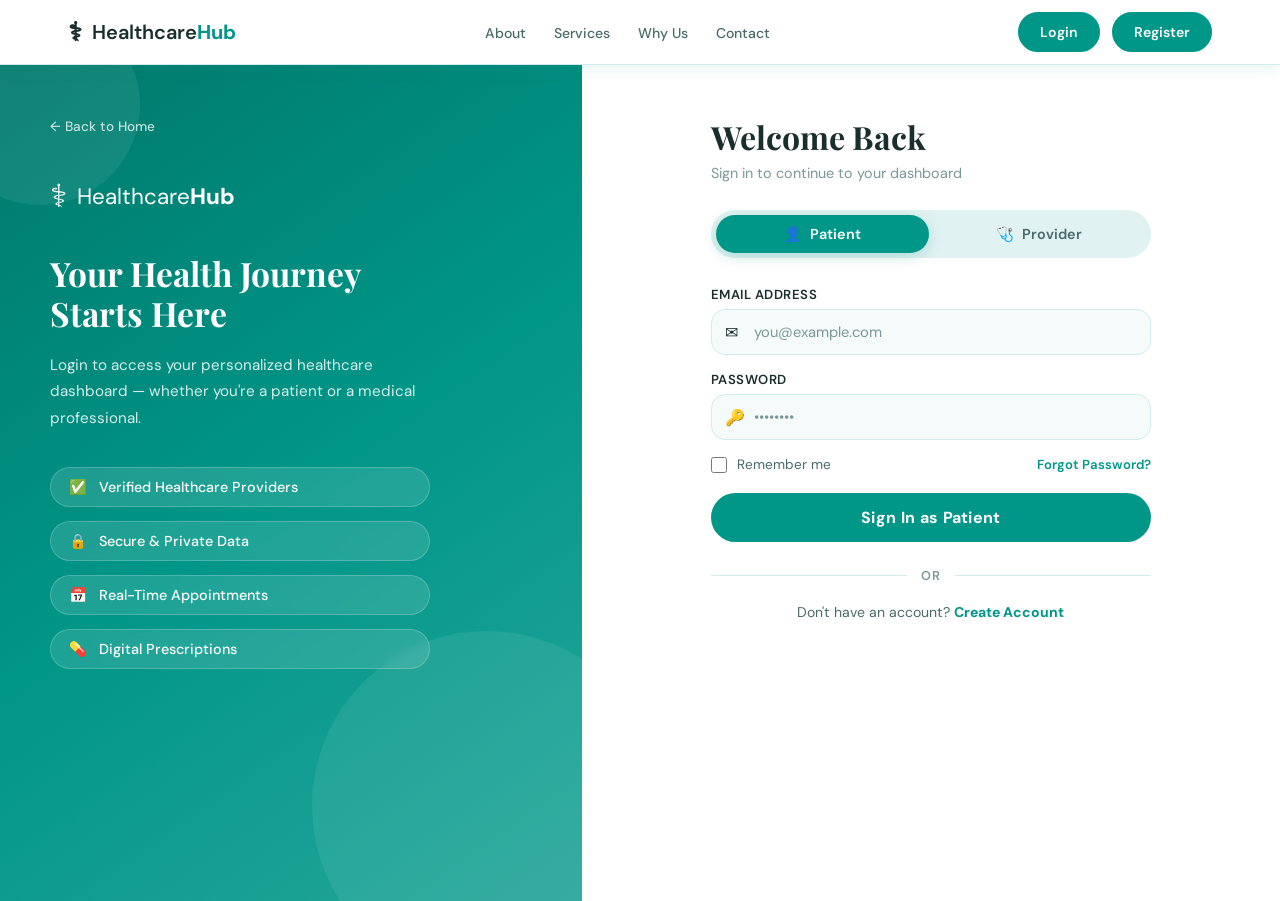
<file: Health-Care-Hub/Health-Care-Hub/login.html>
<!DOCTYPE html>
<html lang="en">
<head>
  <meta charset="UTF-8"/>
  <meta name="viewport" content="width=device-width, initial-scale=1.0"/>
  <title>Login – Healthcare Hub</title>
  <link rel="stylesheet" href="auth.css"/>
  <link href="https://fonts.googleapis.com/css2?family=Playfair+Display:wght@700;900&family=DM+Sans:wght@300;400;500;600&display=swap" rel="stylesheet"/>
  <style>
    /* Top navbar consistent with index.html */
    .top-navbar {
      position: sticky;
      top: 0;
      z-index: 100;
      background: rgba(255,255,255,0.97);
      backdrop-filter: blur(10px);
      border-bottom: 1px solid var(--border);
      box-shadow: 0 2px 16px var(--shadow);
    }
    .top-navbar .nav-inner {
      display: flex;
      align-items: center;
      justify-content: space-between;
      max-width: 1200px;
      margin: 0 auto;
      padding: 0 28px;
      height: 64px;
    }
    .top-navbar .brand {
      display: flex;
      align-items: center;
      gap: 10px;
      font-size: 1.25rem;
      font-weight: 600;
      color: var(--text-dark);
      text-decoration: none;
    }
    .top-navbar .brand-icon { font-size: 1.6rem; }
    .top-navbar .brand strong { color: var(--teal); }
    .top-navbar .nav-links {
      display: flex;
      gap: 28px;
      list-style: none;
    }
    .top-navbar .nav-links a {
      font-size: 0.88rem;
      font-weight: 500;
      color: var(--text-mid);
      transition: var(--transition);
      text-decoration: none;
      position: relative;
    }
    .top-navbar .nav-links a::after {
      content: '';
      position: absolute;
      bottom: -3px; left: 0;
      width: 0; height: 2px;
      background: var(--teal);
      transition: var(--transition);
    }
    .top-navbar .nav-links a:hover { color: var(--teal); }
    .top-navbar .nav-links a:hover::after { width: 100%; }
    .top-navbar .nav-actions { display: flex; gap: 12px; align-items: center; }
    .btn-nav {
      display: inline-flex;
      align-items: center;
      gap: 6px;
      padding: 9px 20px;
      border-radius: 50px;
      font-size: 0.88rem;
      font-weight: 600;
      cursor: pointer;
      border: 2px solid transparent;
      transition: var(--transition);
      text-decoration: none;
      font-family: var(--font-body);
    }
    .btn-nav-outline { color: var(--teal); border-color: var(--teal); }
    .btn-nav-outline:hover { background: var(--teal); color: var(--white); }
    .btn-nav-fill { background: var(--teal); color: var(--white); border-color: var(--teal); }
    .btn-nav-fill:hover { background: var(--teal-dark); border-color: var(--teal-dark); }
    /* Adjust auth-layout to sit below navbar */
    .auth-layout { min-height: calc(100vh - 64px); }
    @media (max-width: 700px) {
      .top-navbar .nav-links { display: none; }
    }
  </style>
</head>
<body>

  <!-- CONSISTENT MAIN NAVBAR -->
  <nav class="top-navbar">
    <div class="nav-inner">
      <a href="index.html" class="brand">
        <span class="brand-icon">⚕</span>
        <span>Healthcare<strong>Hub</strong></span>
      </a>
      <ul class="nav-links">
        <li><a href="index.html#about">About</a></li>
        <li><a href="index.html#services">Services</a></li>
        <li><a href="index.html#why">Why Us</a></li>
        <li><a href="index.html#contact">Contact</a></li>
      </ul>
      <div class="nav-actions">
        <a href="login.html" class="btn-nav btn-nav-outline" style="background:var(--teal);color:#fff;border-color:var(--teal);">Login</a>
        <a href="register.html" class="btn-nav btn-nav-fill">Register</a>
      </div>
    </div>
  </nav>

  <div class="auth-layout">

    <!-- LEFT PANEL -->
    <div class="auth-panel-left">
      <div class="panel-content">
        <a href="index.html" class="back-link">← Back to Home</a>
        <div class="panel-brand">
          <span class="brand-icon">⚕</span>
          <span class="brand-name">Healthcare<strong>Hub</strong></span>
        </div>
        <h1>Your Health Journey<br/>Starts Here</h1>
        <p>Login to access your personalized healthcare dashboard — whether you're a patient or a medical professional.</p>
        <div class="panel-features">
          <div class="feature-item"><span>✅</span> Verified Healthcare Providers</div>
          <div class="feature-item"><span>🔒</span> Secure &amp; Private Data</div>
          <div class="feature-item"><span>📅</span> Real-Time Appointments</div>
          <div class="feature-item"><span>💊</span> Digital Prescriptions</div>
        </div>
      </div>
      <div class="panel-deco-circle c1"></div>
      <div class="panel-deco-circle c2"></div>
    </div>

    <!-- RIGHT PANEL – LOGIN FORM -->
    <div class="auth-panel-right">
      <div class="auth-form-container">
        <h2 class="form-title">Welcome Back</h2>
        <p class="form-sub">Sign in to continue to your dashboard</p>

        <!-- ROLE TABS -->
        <div class="role-tabs" id="roleTabs">
          <button class="role-tab active" onclick="setRole('receiver', this)">
            <span>👤</span> Patient
          </button>
          <button class="role-tab" onclick="setRole('provider', this)">
            <span>🩺</span> Provider
          </button>
        </div>

        <form class="auth-form" action="#" onsubmit="handleLogin(event)">
          <div class="form-group">
            <label for="email">Email Address</label>
            <div class="input-wrap">
              <span class="input-icon">✉</span>
              <input type="email" id="email" placeholder="you@example.com" required/>
            </div>
          </div>
          <div class="form-group">
            <label for="password">Password</label>
            <div class="input-wrap">
              <span class="input-icon">🔑</span>
              <input type="password" id="password" placeholder="••••••••" required/>
            </div>
          </div>
          <div class="form-row">
            <label class="checkbox-label">
              <input type="checkbox" id="remember"/> Remember me
            </label>
            <a href="#" class="forgot-link">Forgot Password?</a>
          </div>
          <button type="submit" class="btn-submit" id="loginBtn">
            Sign In as <span id="roleLabel">Patient</span>
          </button>
        </form>

        <div class="auth-divider"><span>or</span></div>
        <p class="auth-switch">
          Don't have an account?
          <a href="register.html">Create Account</a>
        </p>
      </div>
    </div>

  </div>

  <script>
    let currentRole = 'receiver';

    function setRole(role, btn) {
      currentRole = role;
      document.querySelectorAll('.role-tab').forEach(t => t.classList.remove('active'));
      btn.classList.add('active');
      document.getElementById('roleLabel').textContent = role === 'provider' ? 'Provider' : 'Patient';
    }

    function handleLogin(e) {
      e.preventDefault();
      const email = document.getElementById('email').value;
      const password = document.getElementById('password').value;
      if (!email || !password) return;
      if (currentRole === 'provider') {
        window.location.href = 'provider-dashboard.html';
      } else {
        window.location.href = 'receiver-dashboard.html';
      }
    }
  </script>

</body>
</html>
</file>
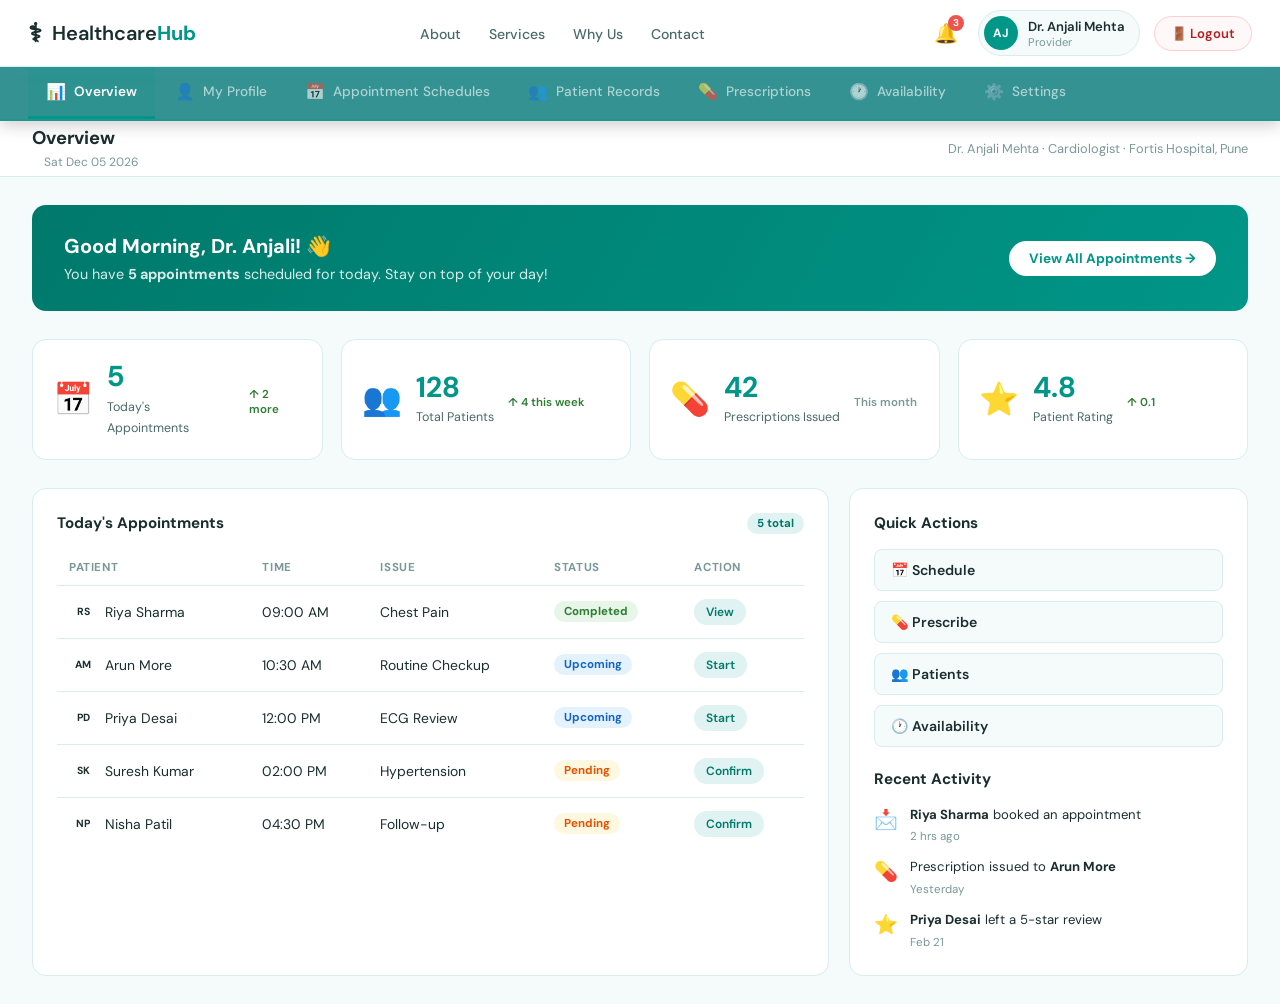
<file: Health-Care-Hub/Health-Care-Hub/provider-dashboard.html>
<!DOCTYPE html>
<html lang="en">
<head>
  <meta charset="UTF-8"/>
  <meta name="viewport" content="width=device-width, initial-scale=1.0"/>
  <title>Provider Dashboard – Healthcare Hub</title>
  <link rel="stylesheet" href="dashboard.css"/>
  <link href="https://fonts.googleapis.com/css2?family=Playfair+Display:wght@700;900&family=DM+Sans:wght@300;400;500;600&display=swap" rel="stylesheet"/>
</head>
<body>

  <!-- ===== MAIN NAVBAR (consistent across all pages) ===== -->
  <nav class="main-navbar">
    <div class="nav-inner">
      <a href="index.html" class="brand">
        <span class="brand-icon">⚕</span>
        <span>Healthcare<strong>Hub</strong></span>
      </a>
      <ul class="nav-links">
        <li><a href="index.html#about">About</a></li>
        <li><a href="index.html#services">Services</a></li>
        <li><a href="index.html#why">Why Us</a></li>
        <li><a href="index.html#contact">Contact</a></li>
      </ul>
      <div class="nav-actions">
        <div class="nav-user-area">
          <div class="nav-notif">🔔 <span class="badge">3</span></div>
          <div class="nav-user-chip">
            <div class="avatar avatar-sm avatar-teal">AJ</div>
            <div>
              <div class="chip-name">Dr. Anjali Mehta</div>
              <div class="chip-role">Provider</div>
            </div>
          </div>
          <a href="index.html" class="nav-logout">🚪 Logout</a>
        </div>
      </div>
    </div>
  </nav>

  <!-- ===== PROVIDER SUB NAVBAR ===== -->
  <nav class="dash-subnav" id="providerSubnav">
    <div class="subnav-inner">
      <button class="subnav-item active" onclick="showSection('overview', this)">
        <span class="sn-icon">📊</span> Overview
      </button>
      <button class="subnav-item" onclick="showSection('profile', this)">
        <span class="sn-icon">👤</span> My Profile
      </button>
      <button class="subnav-item" onclick="showSection('appointments', this)">
        <span class="sn-icon">📅</span> Appointment Schedules
      </button>
      <button class="subnav-item" onclick="showSection('patients', this)">
        <span class="sn-icon">👥</span> Patient Records
      </button>
      <button class="subnav-item" onclick="showSection('prescriptions', this)">
        <span class="sn-icon">💊</span> Prescriptions
      </button>
      <button class="subnav-item" onclick="showSection('availability', this)">
        <span class="sn-icon">🕐</span> Availability
      </button>
      <button class="subnav-item" onclick="showSection('settings', this)">
        <span class="sn-icon">⚙️</span> Settings
      </button>
    </div>
  </nav>

  <!-- ===== MAIN CONTENT ===== -->
  <main class="main-content">
    <header class="topbar">
      <div class="topbar-left">
        <h2 id="pageTitle">Overview</h2>
        <span id="pageDate" class="page-date"></span>
      </div>
      <div class="topbar-right">
        <span style="font-size:0.8rem;color:var(--text-light);">Dr. Anjali Mehta · Cardiologist · Fortis Hospital, Pune</span>
      </div>
    </header>

    <!-- OVERVIEW SECTION -->
    <section class="dash-section active" id="section-overview">
      <div class="welcome-banner">
        <div>
          <h3>Good Morning, Dr. Anjali! 👋</h3>
          <p>You have <strong>5 appointments</strong> scheduled for today. Stay on top of your day!</p>
        </div>
        <button class="btn-primary-sm" onclick="showSection('appointments', document.querySelector('[data-section=appointments]'))">View All Appointments →</button>
      </div>

      <div class="stats-grid">
        <div class="stat-card">
          <div class="stat-icon">📅</div>
          <div class="stat-info"><strong>5</strong><span>Today's Appointments</span></div>
          <div class="stat-trend up">↑ 2 more</div>
        </div>
        <div class="stat-card">
          <div class="stat-icon">👥</div>
          <div class="stat-info"><strong>128</strong><span>Total Patients</span></div>
          <div class="stat-trend up">↑ 4 this week</div>
        </div>
        <div class="stat-card">
          <div class="stat-icon">💊</div>
          <div class="stat-info"><strong>42</strong><span>Prescriptions Issued</span></div>
          <div class="stat-trend">This month</div>
        </div>
        <div class="stat-card">
          <div class="stat-icon">⭐</div>
          <div class="stat-info"><strong>4.8</strong><span>Patient Rating</span></div>
          <div class="stat-trend up">↑ 0.1</div>
        </div>
      </div>

      <div class="section-row">
        <div class="card wide">
          <div class="card-header">
            <h4>Today's Appointments</h4>
            <span class="badge-teal">5 total</span>
          </div>
          <table class="data-table">
            <thead>
              <tr><th>Patient</th><th>Time</th><th>Issue</th><th>Status</th><th>Action</th></tr>
            </thead>
            <tbody>
              <tr><td><div class="td-patient"><div class="avatar avatar-xs">RS</div> Riya Sharma</div></td><td>09:00 AM</td><td>Chest Pain</td><td><span class="status completed">Completed</span></td><td><button class="btn-table">View</button></td></tr>
              <tr><td><div class="td-patient"><div class="avatar avatar-xs">AM</div> Arun More</div></td><td>10:30 AM</td><td>Routine Checkup</td><td><span class="status upcoming">Upcoming</span></td><td><button class="btn-table">Start</button></td></tr>
              <tr><td><div class="td-patient"><div class="avatar avatar-xs">PD</div> Priya Desai</div></td><td>12:00 PM</td><td>ECG Review</td><td><span class="status upcoming">Upcoming</span></td><td><button class="btn-table">Start</button></td></tr>
              <tr><td><div class="td-patient"><div class="avatar avatar-xs">SK</div> Suresh Kumar</div></td><td>02:00 PM</td><td>Hypertension</td><td><span class="status pending">Pending</span></td><td><button class="btn-table">Confirm</button></td></tr>
              <tr><td><div class="td-patient"><div class="avatar avatar-xs">NP</div> Nisha Patil</div></td><td>04:30 PM</td><td>Follow-up</td><td><span class="status pending">Pending</span></td><td><button class="btn-table">Confirm</button></td></tr>
            </tbody>
          </table>
        </div>
        <div class="card">
          <div class="card-header"><h4>Quick Actions</h4></div>
          <div class="quick-actions">
            <button class="qa-btn" onclick="showSection('appointments', null)">📅 Schedule</button>
            <button class="qa-btn" onclick="showSection('prescriptions', null)">💊 Prescribe</button>
            <button class="qa-btn" onclick="showSection('patients', null)">👥 Patients</button>
            <button class="qa-btn" onclick="showSection('availability', null)">🕐 Availability</button>
          </div>
          <div class="card-header" style="margin-top:22px"><h4>Recent Activity</h4></div>
          <div class="notif-list">
            <div class="notif-item"><span>📩</span><div><p><strong>Riya Sharma</strong> booked an appointment</p><small>2 hrs ago</small></div></div>
            <div class="notif-item"><span>💊</span><div><p>Prescription issued to <strong>Arun More</strong></p><small>Yesterday</small></div></div>
            <div class="notif-item"><span>⭐</span><div><p><strong>Priya Desai</strong> left a 5-star review</p><small>Feb 21</small></div></div>
          </div>
        </div>
      </div>
    </section>

    <!-- MY PROFILE SECTION -->
    <section class="dash-section" id="section-profile">
      <div class="section-title-row">
        <h3>My Profile</h3>
        <button class="btn-primary-sm">Save Changes</button>
      </div>
      <div class="card full-card">
        <div class="profile-layout">
          <div class="profile-pic-area">
            <div class="avatar avatar-xl avatar-teal">AJ</div>
            <button class="btn-outline-sm">Change Photo</button>
            <div style="text-align:center;margin-top:8px;">
              <small style="color:var(--text-light);font-size:0.75rem;">Cardiologist</small><br/>
              <small style="color:var(--teal);font-size:0.72rem;font-weight:600;">● Verified Provider</small>
            </div>
          </div>
          <div class="profile-fields">
            <div class="presc-row">
              <div class="form-group"><label>First Name</label><input type="text" value="Anjali"/></div>
              <div class="form-group"><label>Last Name</label><input type="text" value="Mehta"/></div>
            </div>
            <div class="form-group"><label>Email</label><input type="email" value="anjali.mehta@hospital.com"/></div>
            <div class="form-group"><label>Phone</label><input type="tel" value="+91 98765 43210"/></div>
            <div class="form-group"><label>Specialization</label><input type="text" value="Cardiologist"/></div>
            <div class="form-group"><label>License Number</label><input type="text" value="MCI-4872991"/></div>
            <div class="form-group"><label>Hospital / Clinic</label><input type="text" value="Fortis Hospital, Pune"/></div>
            <div class="form-group"><label>Years of Experience</label><input type="number" value="12" min="0" max="60"/></div>
            <div class="form-group"><label>Bio</label><textarea rows="3">Experienced cardiologist with 12+ years in interventional cardiology and heart disease management.</textarea></div>
          </div>
        </div>
      </div>
    </section>

    <!-- APPOINTMENT SCHEDULES SECTION -->
    <section class="dash-section" id="section-appointments">
      <div class="section-title-row">
        <h3>Appointment Schedules</h3>
        <button class="btn-primary-sm">+ Block Slot</button>
      </div>
      <div class="filter-row">
        <button class="filter-btn active">All</button>
        <button class="filter-btn">Today</button>
        <button class="filter-btn">Upcoming</button>
        <button class="filter-btn">Completed</button>
      </div>
      <div class="card full-card">
        <table class="data-table">
          <thead>
            <tr><th>#</th><th>Patient</th><th>Date</th><th>Time</th><th>Reason</th><th>Status</th><th>Actions</th></tr>
          </thead>
          <tbody>
            <tr><td>1</td><td>Riya Sharma</td><td>Feb 23, 2025</td><td>09:00 AM</td><td>Chest Pain</td><td><span class="status completed">Completed</span></td><td><button class="btn-table">Notes</button></td></tr>
            <tr><td>2</td><td>Arun More</td><td>Feb 23, 2025</td><td>10:30 AM</td><td>Routine Checkup</td><td><span class="status upcoming">Upcoming</span></td><td><button class="btn-table">Start</button></td></tr>
            <tr><td>3</td><td>Priya Desai</td><td>Feb 23, 2025</td><td>12:00 PM</td><td>ECG Review</td><td><span class="status upcoming">Upcoming</span></td><td><button class="btn-table">Start</button></td></tr>
            <tr><td>4</td><td>Suresh Kumar</td><td>Feb 24, 2025</td><td>02:00 PM</td><td>Hypertension</td><td><span class="status pending">Pending</span></td><td><button class="btn-table">Confirm</button></td></tr>
            <tr><td>5</td><td>Nisha Patil</td><td>Feb 24, 2025</td><td>04:30 PM</td><td>Follow-up</td><td><span class="status pending">Pending</span></td><td><button class="btn-table">Confirm</button></td></tr>
            <tr><td>6</td><td>Rahul Joshi</td><td>Feb 25, 2025</td><td>11:00 AM</td><td>Blood Pressure</td><td><span class="status pending">Pending</span></td><td><button class="btn-table">Confirm</button></td></tr>
          </tbody>
        </table>
      </div>
    </section>

    <!-- PATIENT RECORDS SECTION -->
    <section class="dash-section" id="section-patients">
      <div class="section-title-row">
        <h3>Patient Records</h3>
        <input type="search" placeholder="Search patients..." class="search-input"/>
      </div>
      <div class="patients-grid">
        <div class="patient-card"><div class="avatar avatar-teal">RS</div><div class="patient-info"><strong>Riya Sharma</strong><span>28 yrs · Female</span><small>Last visit: Feb 23</small></div><span class="status completed">Active</span></div>
        <div class="patient-card"><div class="avatar avatar-teal">AM</div><div class="patient-info"><strong>Arun More</strong><span>45 yrs · Male</span><small>Last visit: Feb 20</small></div><span class="status completed">Active</span></div>
        <div class="patient-card"><div class="avatar avatar-teal">PD</div><div class="patient-info"><strong>Priya Desai</strong><span>34 yrs · Female</span><small>Last visit: Feb 15</small></div><span class="status upcoming">Scheduled</span></div>
        <div class="patient-card"><div class="avatar avatar-teal">SK</div><div class="patient-info"><strong>Suresh Kumar</strong><span>56 yrs · Male</span><small>Last visit: Jan 30</small></div><span class="status pending">Pending</span></div>
        <div class="patient-card"><div class="avatar avatar-teal">NP</div><div class="patient-info"><strong>Nisha Patil</strong><span>41 yrs · Female</span><small>Last visit: Feb 10</small></div><span class="status upcoming">Scheduled</span></div>
        <div class="patient-card"><div class="avatar avatar-teal">RJ</div><div class="patient-info"><strong>Rahul Joshi</strong><span>38 yrs · Male</span><small>Last visit: Jan 22</small></div><span class="status completed">Active</span></div>
      </div>
    </section>

    <!-- PRESCRIPTIONS SECTION -->
    <section class="dash-section" id="section-prescriptions">
      <div class="section-title-row">
        <h3>Prescriptions</h3>
        <button class="btn-primary-sm">+ New Prescription</button>
      </div>
      <div class="card full-card">
        <div class="prescription-form">
          <h4>Write New Prescription</h4>
          <div class="presc-row">
            <div class="form-group">
              <label>Patient Name</label>
              <select><option>Select Patient</option><option>Riya Sharma</option><option>Arun More</option><option>Priya Desai</option></select>
            </div>
            <div class="form-group">
              <label>Date</label>
              <input type="date"/>
            </div>
          </div>
          <div class="form-group"><label>Diagnosis</label><input type="text" placeholder="e.g. Hypertension Stage 1"/></div>
          <div class="form-group"><label>Medicines</label><textarea rows="3" placeholder="Medicine name, dosage, frequency..."></textarea></div>
          <div class="form-group"><label>Notes / Advice</label><textarea rows="2" placeholder="Rest, diet advice, follow-up schedule..."></textarea></div>
          <button class="btn-submit-sm">Issue Prescription</button>
        </div>
      </div>
    </section>

    <!-- AVAILABILITY SECTION -->
    <section class="dash-section" id="section-availability">
      <div class="section-title-row">
        <h3>Manage Availability</h3>
        <button class="btn-primary-sm">Save Changes</button>
      </div>
      <div class="avail-grid">
        <div class="card">
          <h4>Weekly Schedule</h4>
          <div class="day-slots">
            <div class="day-row"><span class="day-name">Monday</span><div class="slot-times"><span class="slot active">09:00–13:00</span><span class="slot active">14:00–18:00</span></div></div>
            <div class="day-row"><span class="day-name">Tuesday</span><div class="slot-times"><span class="slot active">09:00–13:00</span><span class="slot off">Off</span></div></div>
            <div class="day-row"><span class="day-name">Wednesday</span><div class="slot-times"><span class="slot active">10:00–14:00</span><span class="slot active">15:00–19:00</span></div></div>
            <div class="day-row"><span class="day-name">Thursday</span><div class="slot-times"><span class="slot active">09:00–13:00</span><span class="slot active">14:00–18:00</span></div></div>
            <div class="day-row"><span class="day-name">Friday</span><div class="slot-times"><span class="slot active">09:00–13:00</span><span class="slot off">Off</span></div></div>
            <div class="day-row"><span class="day-name">Saturday</span><div class="slot-times"><span class="slot active">10:00–14:00</span><span class="slot off">Off</span></div></div>
            <div class="day-row"><span class="day-name">Sunday</span><div class="slot-times"><span class="slot off">Holiday</span></div></div>
          </div>
        </div>
        <div class="card">
          <h4>Appointment Duration</h4>
          <div class="avail-options">
            <label class="radio-label"><input type="radio" name="dur" checked/> 15 minutes</label>
            <label class="radio-label"><input type="radio" name="dur"/> 20 minutes</label>
            <label class="radio-label"><input type="radio" name="dur"/> 30 minutes</label>
            <label class="radio-label"><input type="radio" name="dur"/> 45 minutes</label>
          </div>
          <h4 style="margin-top:24px">Max Appointments / Day</h4>
          <input type="number" value="10" min="1" max="30" class="num-input"/>
        </div>
      </div>
    </section>

    <!-- SETTINGS SECTION -->
    <section class="dash-section" id="section-settings">
      <div class="section-title-row">
        <h3>Settings</h3>
        <button class="btn-primary-sm">Save Changes</button>
      </div>
      <div class="card full-card">
        <div class="prescription-form">
          <h4>Notification Preferences</h4>
          <div style="display:flex;flex-direction:column;gap:14px;margin-top:8px;">
            <label class="radio-label"><input type="checkbox" checked style="accent-color:var(--teal);width:16px;height:16px;"/> Email notifications for new appointments</label>
            <label class="radio-label"><input type="checkbox" checked style="accent-color:var(--teal);width:16px;height:16px;"/> SMS alerts for appointment reminders</label>
            <label class="radio-label"><input type="checkbox" style="accent-color:var(--teal);width:16px;height:16px;"/> Weekly summary report</label>
            <label class="radio-label"><input type="checkbox" checked style="accent-color:var(--teal);width:16px;height:16px;"/> Patient review notifications</label>
          </div>
          <h4 style="margin-top:24px">Account Security</h4>
          <div class="presc-row" style="margin-top:10px;">
            <div class="form-group"><label>Current Password</label><input type="password" placeholder="••••••••"/></div>
            <div class="form-group"><label>New Password</label><input type="password" placeholder="Min 8 characters"/></div>
          </div>
          <div class="form-group"><label>Confirm New Password</label><input type="password" placeholder="Repeat new password"/></div>
          <h4 style="margin-top:24px">Language & Region</h4>
          <div class="presc-row" style="margin-top:10px;">
            <div class="form-group"><label>Language</label><select><option>English</option><option>Hindi</option><option>Marathi</option></select></div>
            <div class="form-group"><label>Timezone</label><select><option>IST (UTC+5:30)</option><option>UTC</option></select></div>
          </div>
          <button class="btn-submit-sm" style="margin-top:8px;">Save Settings</button>
        </div>
      </div>
    </section>

  </main>

  <script>
    document.getElementById('pageDate').textContent = new Date().toDateString();

    function showSection(id, clickedBtn) {
      document.querySelectorAll('.dash-section').forEach(s => s.classList.remove('active'));
      document.getElementById('section-' + id).classList.add('active');
      document.querySelectorAll('.subnav-item').forEach(n => n.classList.remove('active'));
      // Find the button that matches
      if (clickedBtn) {
        clickedBtn.classList.add('active');
      } else {
        // Auto-find by matching text
        document.querySelectorAll('.subnav-item').forEach(btn => {
          if (btn.onclick && btn.onclick.toString().includes("'" + id + "'")) {
            btn.classList.add('active');
          }
        });
      }
      const titles = {
        overview: 'Overview', profile: 'My Profile', appointments: 'Appointment Schedules',
        patients: 'Patient Records', prescriptions: 'Prescriptions',
        availability: 'Manage Availability', settings: 'Settings'
      };
      document.getElementById('pageTitle').textContent = titles[id] || id;
    }

    document.querySelectorAll('.filter-btn').forEach(btn => {
      btn.addEventListener('click', function() {
        document.querySelectorAll('.filter-btn').forEach(b => b.classList.remove('active'));
        this.classList.add('active');
      });
    });
  </script>

</body>
</html>
</file>
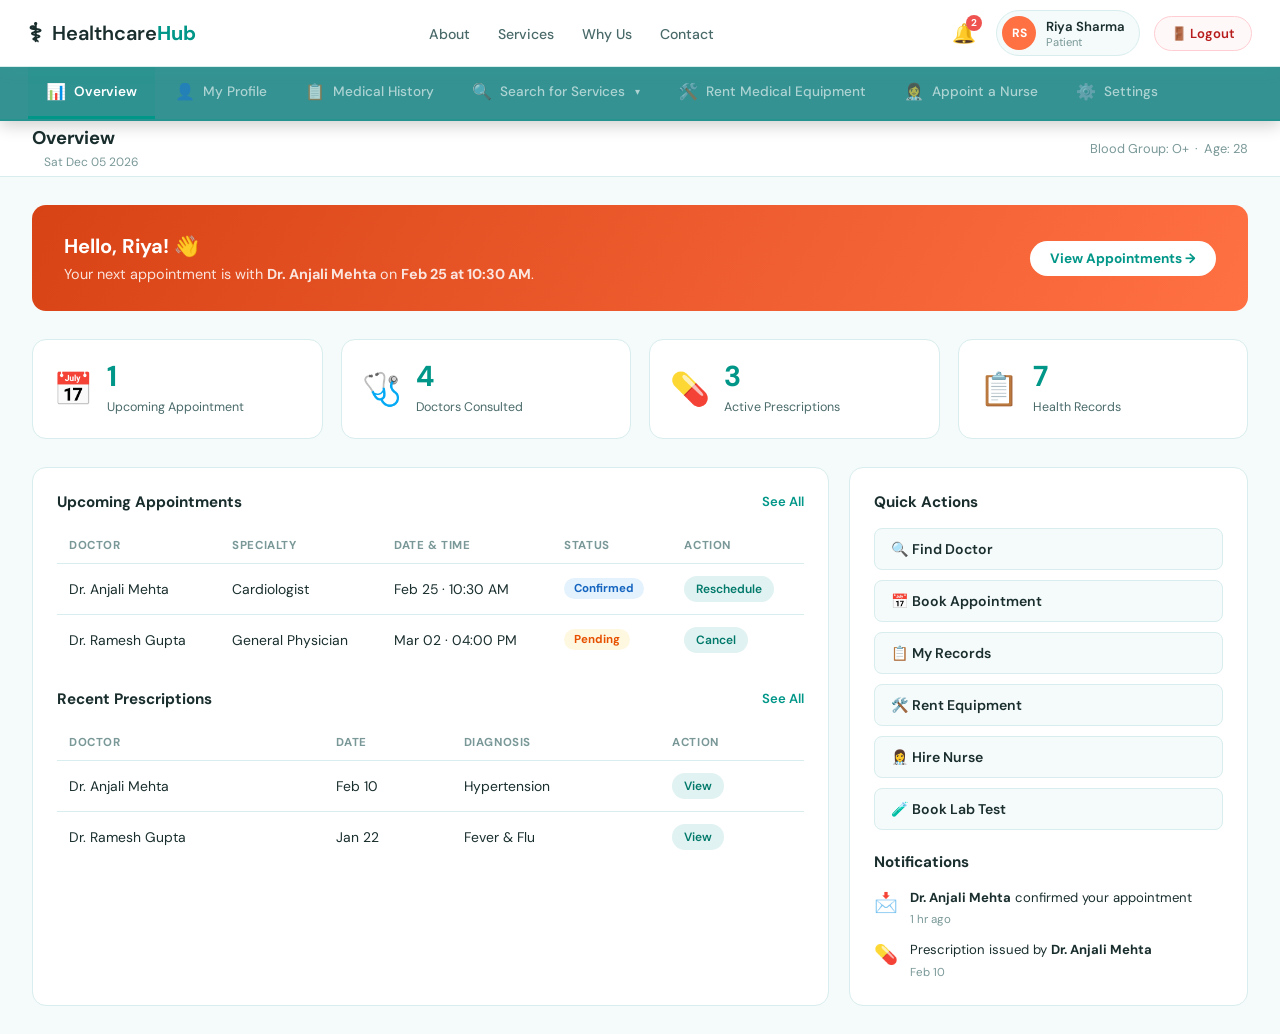
<file: Health-Care-Hub/Health-Care-Hub/receiver-dashboard.html>
<!DOCTYPE html>
<html lang="en">
<head>
  <meta charset="UTF-8"/>
  <meta name="viewport" content="width=device-width, initial-scale=1.0"/>
  <title>Patient Dashboard – Healthcare Hub</title>
  <link rel="stylesheet" href="dashboard.css"/>
  <link href="https://fonts.googleapis.com/css2?family=Playfair+Display:wght@700;900&family=DM+Sans:wght@300;400;500;600&display=swap" rel="stylesheet"/>
</head>
<body>

  <!-- ===== MAIN NAVBAR (consistent across all pages) ===== -->
  <nav class="main-navbar">
    <div class="nav-inner">
      <a href="index.html" class="brand">
        <span class="brand-icon">⚕</span>
        <span>Healthcare<strong>Hub</strong></span>
      </a>
      <ul class="nav-links">
        <li><a href="index.html#about">About</a></li>
        <li><a href="index.html#services">Services</a></li>
        <li><a href="index.html#why">Why Us</a></li>
        <li><a href="index.html#contact">Contact</a></li>
      </ul>
      <div class="nav-actions">
        <div class="nav-user-area">
          <div class="nav-notif">🔔 <span class="badge">2</span></div>
          <div class="nav-user-chip">
            <div class="avatar avatar-sm avatar-coral">RS</div>
            <div>
              <div class="chip-name">Riya Sharma</div>
              <div class="chip-role">Patient</div>
            </div>
          </div>
          <a href="index.html" class="nav-logout">🚪 Logout</a>
        </div>
      </div>
    </div>
  </nav>

  <!-- ===== PATIENT SUB NAVBAR ===== -->
  <nav class="dash-subnav" id="patientSubnav">
    <div class="subnav-inner">
      <button class="subnav-item active" onclick="showSection('overview', this)">
        <span class="sn-icon">📊</span> Overview
      </button>
      <button class="subnav-item" onclick="showSection('profile', this)">
        <span class="sn-icon">👤</span> My Profile
      </button>
      <button class="subnav-item" onclick="showSection('history', this)">
        <span class="sn-icon">📋</span> Medical History
      </button>

      <!-- Search for Services DROPDOWN -->
      <div class="subnav-dropdown-wrap">
        <button class="subnav-item" id="servicesBtn">
          <span class="sn-icon">🔍</span> Search for Services <span class="dropdown-arrow">▾</span>
        </button>
        <div class="subnav-dropdown">
          <button onclick="showSection('findDoctor', null)">🩺 Find a Doctor</button>
          <button onclick="showSection('appointments', null)">📅 Book an Appointment</button>
          <button onclick="showSection('labTests', null)">🧪 Book a Lab Test</button>
          <div class="dropdown-divider"></div>
          <button onclick="showSection('prescriptions', null)">💊 My Prescriptions</button>
        </div>
      </div>

      <button class="subnav-item" onclick="showSection('equipment', this)">
        <span class="sn-icon">🛠️</span> Rent Medical Equipment
      </button>
      <button class="subnav-item" onclick="showSection('nurses', this)">
        <span class="sn-icon">👩‍⚕️</span> Appoint a Nurse
      </button>
      <button class="subnav-item" onclick="showSection('settings', this)">
        <span class="sn-icon">⚙️</span> Settings
      </button>
    </div>
  </nav>

  <!-- ===== MAIN CONTENT ===== -->
  <main class="main-content">
    <header class="topbar">
      <div class="topbar-left">
        <h2 id="pageTitle">Overview</h2>
        <span id="pageDate" class="page-date"></span>
      </div>
      <div class="topbar-right">
        <span style="font-size:0.8rem;color:var(--text-light);">Blood Group: O+ &nbsp;·&nbsp; Age: 28</span>
      </div>
    </header>

    <!-- OVERVIEW SECTION -->
    <section class="dash-section active" id="section-overview">
      <div class="welcome-banner banner-coral">
        <div>
          <h3>Hello, Riya! 👋</h3>
          <p>Your next appointment is with <strong>Dr. Anjali Mehta</strong> on <strong>Feb 25 at 10:30 AM</strong>.</p>
        </div>
        <button class="btn-primary-sm" onclick="showSection('appointments', null)">View Appointments →</button>
      </div>

      <div class="stats-grid">
        <div class="stat-card">
          <div class="stat-icon">📅</div>
          <div class="stat-info"><strong>1</strong><span>Upcoming Appointment</span></div>
        </div>
        <div class="stat-card">
          <div class="stat-icon">🩺</div>
          <div class="stat-info"><strong>4</strong><span>Doctors Consulted</span></div>
        </div>
        <div class="stat-card">
          <div class="stat-icon">💊</div>
          <div class="stat-info"><strong>3</strong><span>Active Prescriptions</span></div>
        </div>
        <div class="stat-card">
          <div class="stat-icon">📋</div>
          <div class="stat-info"><strong>7</strong><span>Health Records</span></div>
        </div>
      </div>

      <div class="section-row">
        <div class="card wide">
          <div class="card-header">
            <h4>Upcoming Appointments</h4>
            <a href="#" class="link-teal" onclick="showSection('appointments', null);return false;">See All</a>
          </div>
          <table class="data-table">
            <thead>
              <tr><th>Doctor</th><th>Specialty</th><th>Date & Time</th><th>Status</th><th>Action</th></tr>
            </thead>
            <tbody>
              <tr><td>Dr. Anjali Mehta</td><td>Cardiologist</td><td>Feb 25 · 10:30 AM</td><td><span class="status upcoming">Confirmed</span></td><td><button class="btn-table">Reschedule</button></td></tr>
              <tr><td>Dr. Ramesh Gupta</td><td>General Physician</td><td>Mar 02 · 04:00 PM</td><td><span class="status pending">Pending</span></td><td><button class="btn-table">Cancel</button></td></tr>
            </tbody>
          </table>
          <div class="card-header" style="margin-top:24px">
            <h4>Recent Prescriptions</h4>
            <a href="#" class="link-teal" onclick="showSection('prescriptions', null);return false;">See All</a>
          </div>
          <table class="data-table">
            <thead>
              <tr><th>Doctor</th><th>Date</th><th>Diagnosis</th><th>Action</th></tr>
            </thead>
            <tbody>
              <tr><td>Dr. Anjali Mehta</td><td>Feb 10</td><td>Hypertension</td><td><button class="btn-table">View</button></td></tr>
              <tr><td>Dr. Ramesh Gupta</td><td>Jan 22</td><td>Fever & Flu</td><td><button class="btn-table">View</button></td></tr>
            </tbody>
          </table>
        </div>
        <div class="card">
          <div class="card-header"><h4>Quick Actions</h4></div>
          <div class="quick-actions">
            <button class="qa-btn" onclick="showSection('findDoctor', null)">🔍 Find Doctor</button>
            <button class="qa-btn" onclick="showSection('appointments', null)">📅 Book Appointment</button>
            <button class="qa-btn" onclick="showSection('history', null)">📋 My Records</button>
            <button class="qa-btn" onclick="showSection('equipment', null)">🛠️ Rent Equipment</button>
            <button class="qa-btn" onclick="showSection('nurses', null)">👩‍⚕️ Hire Nurse</button>
            <button class="qa-btn" onclick="showSection('labTests', null)">🧪 Book Lab Test</button>
          </div>
          <div class="card-header" style="margin-top:22px"><h4>Notifications</h4></div>
          <div class="notif-list">
            <div class="notif-item"><span>📩</span><div><p><strong>Dr. Anjali Mehta</strong> confirmed your appointment</p><small>1 hr ago</small></div></div>
            <div class="notif-item"><span>💊</span><div><p>Prescription issued by <strong>Dr. Anjali Mehta</strong></p><small>Feb 10</small></div></div>
          </div>
        </div>
      </div>
    </section>

    <!-- MY PROFILE SECTION -->
    <section class="dash-section" id="section-profile">
      <div class="section-title-row">
        <h3>My Profile</h3>
        <button class="btn-primary-sm">Save Changes</button>
      </div>
      <div class="card full-card">
        <div class="profile-layout">
          <div class="profile-pic-area">
            <div class="avatar avatar-xl avatar-coral">RS</div>
            <button class="btn-outline-sm">Change Photo</button>
          </div>
          <div class="profile-fields">
            <div class="presc-row">
              <div class="form-group"><label>First Name</label><input type="text" value="Riya"/></div>
              <div class="form-group"><label>Last Name</label><input type="text" value="Sharma"/></div>
            </div>
            <div class="form-group"><label>Email</label><input type="email" value="riya.sharma@gmail.com"/></div>
            <div class="form-group"><label>Phone</label><input type="tel" value="+91 98765 43210"/></div>
            <div class="presc-row">
              <div class="form-group"><label>Date of Birth</label><input type="date" value="1996-08-14"/></div>
              <div class="form-group"><label>Blood Group</label><input type="text" value="O+"/></div>
            </div>
            <div class="form-group"><label>Address</label><input type="text" value="Baner, Pune – 411045"/></div>
            <div class="form-group"><label>Known Allergies</label><textarea rows="2">No known allergies</textarea></div>
          </div>
        </div>
      </div>
    </section>

    <!-- MEDICAL HISTORY SECTION -->
    <section class="dash-section" id="section-history">
      <div class="section-title-row">
        <h3>Medical History</h3>
        <button class="btn-primary-sm">+ Upload Record</button>
      </div>
      <div class="card full-card" style="margin-bottom:20px;">
        <div class="card-header"><h4>Health Records</h4></div>
        <table class="data-table">
          <thead>
            <tr><th>Record</th><th>Type</th><th>Doctor</th><th>Date</th><th>Action</th></tr>
          </thead>
          <tbody>
            <tr><td>Blood Pressure Report</td><td>Lab Report</td><td>Dr. Anjali Mehta</td><td>Feb 10, 2025</td><td><button class="btn-table">View</button></td></tr>
            <tr><td>ECG Report</td><td>Diagnostic</td><td>Dr. Anjali Mehta</td><td>Feb 10, 2025</td><td><button class="btn-table">View</button></td></tr>
            <tr><td>CBC Blood Test</td><td>Lab Report</td><td>Dr. Ramesh Gupta</td><td>Jan 20, 2025</td><td><button class="btn-table">View</button></td></tr>
            <tr><td>X-Ray – Left Knee</td><td>Radiology</td><td>Dr. Sunil Kadam</td><td>Dec 10, 2024</td><td><button class="btn-table">View</button></td></tr>
            <tr><td>Skin Biopsy Report</td><td>Pathology</td><td>Dr. Pooja Nair</td><td>Nov 15, 2024</td><td><button class="btn-table">View</button></td></tr>
          </tbody>
        </table>
      </div>
      <div class="section-row">
        <div class="card">
          <div class="card-header"><h4>Past Diagnoses</h4></div>
          <div class="notif-list">
            <div class="notif-item"><span>🫀</span><div><p><strong>Hypertension Stage 1</strong></p><small>Diagnosed by Dr. Anjali Mehta · Feb 2025</small></div></div>
            <div class="notif-item"><span>🤒</span><div><p><strong>Viral Fever &amp; Flu</strong></p><small>Diagnosed by Dr. Ramesh Gupta · Jan 2025</small></div></div>
            <div class="notif-item"><span>🦷</span><div><p><strong>Skin Eczema (Mild)</strong></p><small>Diagnosed by Dr. Pooja Nair · Nov 2024</small></div></div>
          </div>
        </div>
        <div class="card">
          <div class="card-header"><h4>Vaccination Record</h4></div>
          <div class="notif-list">
            <div class="notif-item"><span>💉</span><div><p><strong>COVID-19 Booster</strong></p><small>Jan 15, 2024</small></div></div>
            <div class="notif-item"><span>💉</span><div><p><strong>Flu Shot (Annual)</strong></p><small>Oct 08, 2024</small></div></div>
            <div class="notif-item"><span>💉</span><div><p><strong>Hepatitis B</strong></p><small>Mar 20, 2023</small></div></div>
          </div>
        </div>
      </div>
    </section>

    <!-- FIND A DOCTOR (under Search for Services) -->
    <section class="dash-section" id="section-findDoctor">
      <div class="section-title-row">
        <h3>Find a Doctor</h3>
      </div>
      <div class="search-filters">
        <input type="search" placeholder="Search by name or keyword..." class="search-input-wide"/>
        <select class="filter-select">
          <option>All Specializations</option>
          <option>Cardiologist</option>
          <option>General Physician</option>
          <option>Dermatologist</option>
          <option>Neurologist</option>
          <option>Orthopedic</option>
          <option>Pediatrician</option>
          <option>Gynecologist</option>
        </select>
        <select class="filter-select">
          <option>All Locations</option>
          <option>Pune</option>
          <option>Mumbai</option>
          <option>Nagpur</option>
        </select>
      </div>
      <div class="doctors-grid">
        <div class="doctor-card">
          <div class="doc-top"><div class="avatar avatar-teal avatar-md">AJ</div><div><strong>Dr. Anjali Mehta</strong><span>Cardiologist</span><div class="stars-sm">★★★★★ <small>4.8</small></div></div></div>
          <div class="doc-details"><span>🏥 Fortis Hospital, Pune</span><span>💼 12 yrs exp</span><span>💵 ₹500 / visit</span></div>
          <div class="doc-availability"><span class="avail-dot"></span> Available Today</div>
          <button class="btn-book">Book Appointment</button>
        </div>
        <div class="doctor-card">
          <div class="doc-top"><div class="avatar avatar-teal avatar-md">RG</div><div><strong>Dr. Ramesh Gupta</strong><span>General Physician</span><div class="stars-sm">★★★★☆ <small>4.3</small></div></div></div>
          <div class="doc-details"><span>🏥 Ruby Hall, Pune</span><span>💼 8 yrs exp</span><span>💵 ₹300 / visit</span></div>
          <div class="doc-availability"><span class="avail-dot"></span> Available Tomorrow</div>
          <button class="btn-book">Book Appointment</button>
        </div>
        <div class="doctor-card">
          <div class="doc-top"><div class="avatar avatar-teal avatar-md">PN</div><div><strong>Dr. Pooja Nair</strong><span>Dermatologist</span><div class="stars-sm">★★★★★ <small>4.9</small></div></div></div>
          <div class="doc-details"><span>🏥 Jehangir Hospital</span><span>💼 10 yrs exp</span><span>💵 ₹600 / visit</span></div>
          <div class="doc-availability"><span class="avail-dot"></span> Available Today</div>
          <button class="btn-book">Book Appointment</button>
        </div>
        <div class="doctor-card">
          <div class="doc-top"><div class="avatar avatar-teal avatar-md">SK</div><div><strong>Dr. Sunil Kadam</strong><span>Orthopedic</span><div class="stars-sm">★★★★☆ <small>4.5</small></div></div></div>
          <div class="doc-details"><span>🏥 Sanjeevan Hospital</span><span>💼 15 yrs exp</span><span>💵 ₹700 / visit</span></div>
          <div class="doc-availability off-day">📅 Next: Feb 27</div>
          <button class="btn-book">Book Appointment</button>
        </div>
      </div>
    </section>

    <!-- APPOINTMENTS (under Search for Services) -->
    <section class="dash-section" id="section-appointments">
      <div class="section-title-row">
        <h3>My Appointments</h3>
      </div>
      <div class="card full-card">
        <table class="data-table">
          <thead>
            <tr><th>#</th><th>Doctor</th><th>Specialty</th><th>Date & Time</th><th>Status</th><th>Actions</th></tr>
          </thead>
          <tbody>
            <tr><td>1</td><td>Dr. Anjali Mehta</td><td>Cardiologist</td><td>Feb 25 · 10:30 AM</td><td><span class="status upcoming">Confirmed</span></td><td><button class="btn-table">Reschedule</button></td></tr>
            <tr><td>2</td><td>Dr. Ramesh Gupta</td><td>General Physician</td><td>Mar 02 · 04:00 PM</td><td><span class="status pending">Pending</span></td><td><button class="btn-table">Cancel</button></td></tr>
            <tr><td>3</td><td>Dr. Pooja Nair</td><td>Dermatologist</td><td>Jan 15 · 11:00 AM</td><td><span class="status completed">Completed</span></td><td><button class="btn-table">View Notes</button></td></tr>
            <tr><td>4</td><td>Dr. Sunil Kadam</td><td>Orthopedic</td><td>Dec 10 · 03:00 PM</td><td><span class="status completed">Completed</span></td><td><button class="btn-table">View Notes</button></td></tr>
          </tbody>
        </table>
      </div>
    </section>

    <!-- LAB TESTS (under Search for Services) -->
    <section class="dash-section" id="section-labTests">
      <div class="section-title-row">
        <h3>Book a Lab Test</h3>
      </div>
      <div class="search-filters">
        <input type="search" placeholder="Search test name..." class="search-input-wide"/>
        <select class="filter-select"><option>All Lab Types</option><option>Blood Tests</option><option>Urine Tests</option><option>Radiology</option><option>Pathology</option></select>
      </div>
      <div class="doctors-grid">
        <div class="doctor-card">
          <div class="doc-top"><div class="avatar avatar-teal avatar-md">SL</div><div><strong>SRL Diagnostics</strong><span>Multi-specialty Lab</span><div class="stars-sm">★★★★★ <small>4.7</small></div></div></div>
          <div class="doc-details"><span>🏥 Koregaon Park, Pune</span><span>🧪 200+ tests available</span><span>⏰ Report in 24 hrs</span></div>
          <div class="doc-availability"><span class="avail-dot"></span> Home Collection Available</div>
          <button class="btn-book">Book Test</button>
        </div>
        <div class="doctor-card">
          <div class="doc-top"><div class="avatar avatar-teal avatar-md">TL</div><div><strong>Thyrocare</strong><span>Pathology Lab</span><div class="stars-sm">★★★★☆ <small>4.4</small></div></div></div>
          <div class="doc-details"><span>🏥 Shivajinagar, Pune</span><span>🧪 150+ tests available</span><span>⏰ Report in 12 hrs</span></div>
          <div class="doc-availability"><span class="avail-dot"></span> Walk-in Available</div>
          <button class="btn-book">Book Test</button>
        </div>
      </div>
    </section>

    <!-- PRESCRIPTIONS (under Search for Services) -->
    <section class="dash-section" id="section-prescriptions">
      <div class="section-title-row"><h3>My Prescriptions</h3></div>
      <div class="presc-cards">
        <div class="presc-card">
          <div class="presc-header"><strong>Dr. Anjali Mehta</strong><span class="badge-teal">Cardiologist</span></div>
          <div class="presc-body">
            <p><strong>Diagnosis:</strong> Hypertension Stage 1</p>
            <p><strong>Medicines:</strong> Amlodipine 5mg – 1-0-0 · Telmisartan 40mg – 0-0-1</p>
            <p><strong>Advice:</strong> Reduce salt intake, walk 30 min daily, avoid stress</p>
            <p><strong>Follow-up:</strong> 4 weeks</p>
          </div>
          <div class="presc-footer"><small>Issued: Feb 10, 2025</small><button class="btn-table">Download</button></div>
        </div>
        <div class="presc-card">
          <div class="presc-header"><strong>Dr. Ramesh Gupta</strong><span class="badge-teal">General Physician</span></div>
          <div class="presc-body">
            <p><strong>Diagnosis:</strong> Viral Fever &amp; Flu</p>
            <p><strong>Medicines:</strong> Paracetamol 500mg – 1-1-1 · Cetirizine 10mg – 0-0-1</p>
            <p><strong>Advice:</strong> Rest for 3 days, fluids, avoid cold foods</p>
            <p><strong>Follow-up:</strong> If fever persists beyond 3 days</p>
          </div>
          <div class="presc-footer"><small>Issued: Jan 22, 2025</small><button class="btn-table">Download</button></div>
        </div>
      </div>
    </section>

    <!-- RENT MEDICAL EQUIPMENT SECTION -->
    <section class="dash-section" id="section-equipment">
      <div class="section-title-row">
        <h3>Rent Medical Equipment</h3>
      </div>
      <div class="search-filters">
        <input type="search" placeholder="Search equipment..." class="search-input-wide"/>
        <select class="filter-select"><option>All Categories</option><option>Mobility Aids</option><option>Monitoring Devices</option><option>Respiratory</option><option>Hospital Beds</option></select>
      </div>
      <div class="doctors-grid">
        <div class="doctor-card">
          <div class="doc-top" style="gap:16px;">
            <div style="font-size:2.8rem;">🦽</div>
            <div>
              <strong>Wheelchair (Standard)</strong>
              <span>Mobility Aid</span>
              <div class="stars-sm">★★★★★ <small>4.8</small></div>
            </div>
          </div>
          <div class="doc-details">
            <span>💰 ₹150 / day &nbsp; | &nbsp; ₹900 / week</span>
            <span>📦 5 units available</span>
            <span>🚚 Free home delivery</span>
          </div>
          <div class="doc-availability"><span class="avail-dot"></span> Available Now</div>
          <button class="btn-book">Rent Now</button>
        </div>
        <div class="doctor-card">
          <div class="doc-top" style="gap:16px;">
            <div style="font-size:2.8rem;">🩺</div>
            <div>
              <strong>BP Monitor (Digital)</strong>
              <span>Monitoring Device</span>
              <div class="stars-sm">★★★★☆ <small>4.5</small></div>
            </div>
          </div>
          <div class="doc-details">
            <span>💰 ₹80 / day &nbsp; | &nbsp; ₹500 / week</span>
            <span>📦 12 units available</span>
            <span>🚚 Free home delivery</span>
          </div>
          <div class="doc-availability"><span class="avail-dot"></span> Available Now</div>
          <button class="btn-book">Rent Now</button>
        </div>
        <div class="doctor-card">
          <div class="doc-top" style="gap:16px;">
            <div style="font-size:2.8rem;">🛏️</div>
            <div>
              <strong>Hospital Bed (Electric)</strong>
              <span>Patient Care</span>
              <div class="stars-sm">★★★★★ <small>4.9</small></div>
            </div>
          </div>
          <div class="doc-details">
            <span>💰 ₹600 / day &nbsp; | &nbsp; ₹3500 / week</span>
            <span>📦 3 units available</span>
            <span>🚚 Installation included</span>
          </div>
          <div class="doc-availability"><span class="avail-dot"></span> Available Now</div>
          <button class="btn-book">Rent Now</button>
        </div>
        <div class="doctor-card">
          <div class="doc-top" style="gap:16px;">
            <div style="font-size:2.8rem;">💨</div>
            <div>
              <strong>Oxygen Concentrator</strong>
              <span>Respiratory</span>
              <div class="stars-sm">★★★★☆ <small>4.6</small></div>
            </div>
          </div>
          <div class="doc-details">
            <span>💰 ₹500 / day &nbsp; | &nbsp; ₹3000 / week</span>
            <span>📦 2 units available</span>
            <span>🚚 Technician setup included</span>
          </div>
          <div class="doc-availability"><span class="avail-dot"></span> Available Now</div>
          <button class="btn-book">Rent Now</button>
        </div>
      </div>
    </section>

    <!-- APPOINT A NURSE SECTION -->
    <section class="dash-section" id="section-nurses">
      <div class="section-title-row">
        <h3>Appoint a Nurse</h3>
      </div>
      <div class="search-filters">
        <input type="search" placeholder="Search by name or specialization..." class="search-input-wide"/>
        <select class="filter-select"><option>All Specializations</option><option>General Nursing</option><option>ICU / Critical Care</option><option>Pediatric</option><option>Post-Surgery Care</option><option>Elderly Care</option></select>
        <select class="filter-select"><option>All Durations</option><option>Day Shift (8 hrs)</option><option>Night Shift (8 hrs)</option><option>Full Day (12 hrs)</option><option>Live-in Care</option></select>
      </div>
      <div class="doctors-grid">
        <div class="doctor-card">
          <div class="doc-top"><div class="avatar avatar-teal avatar-md">PP</div><div><strong>Priya Patkar</strong><span>General &amp; Post-Op Nurse</span><div class="stars-sm">★★★★★ <small>4.9</small></div></div></div>
          <div class="doc-details"><span>💼 7 yrs experience</span><span>🏥 Certified RN, Pune</span><span>💵 ₹800 / shift</span></div>
          <div class="doc-availability"><span class="avail-dot"></span> Available From Tomorrow</div>
          <button class="btn-book">Book Nurse</button>
        </div>
        <div class="doctor-card">
          <div class="doc-top"><div class="avatar avatar-teal avatar-md">SN</div><div><strong>Sunita Nair</strong><span>Elderly Care Specialist</span><div class="stars-sm">★★★★★ <small>4.8</small></div></div></div>
          <div class="doc-details"><span>💼 10 yrs experience</span><span>🏥 Certified Geriatric Nurse</span><span>💵 ₹1000 / shift</span></div>
          <div class="doc-availability"><span class="avail-dot"></span> Available Today</div>
          <button class="btn-book">Book Nurse</button>
        </div>
        <div class="doctor-card">
          <div class="doc-top"><div class="avatar avatar-teal avatar-md">MK</div><div><strong>Meena Kulkarni</strong><span>ICU / Critical Care</span><div class="stars-sm">★★★★☆ <small>4.6</small></div></div></div>
          <div class="doc-details"><span>💼 5 yrs experience</span><span>🏥 ICU Certified, Pune</span><span>💵 ₹1200 / shift</span></div>
          <div class="doc-availability off-day">📅 Available from Mar 1</div>
          <button class="btn-book">Book Nurse</button>
        </div>
        <div class="doctor-card">
          <div class="doc-top"><div class="avatar avatar-teal avatar-md">AP</div><div><strong>Anjana Pawar</strong><span>Pediatric Nurse</span><div class="stars-sm">★★★★★ <small>4.7</small></div></div></div>
          <div class="doc-details"><span>💼 8 yrs experience</span><span>🏥 Pediatric Certified</span><span>💵 ₹900 / shift</span></div>
          <div class="doc-availability"><span class="avail-dot"></span> Available Today</div>
          <button class="btn-book">Book Nurse</button>
        </div>
      </div>
    </section>

    <!-- SETTINGS SECTION -->
    <section class="dash-section" id="section-settings">
      <div class="section-title-row">
        <h3>Settings</h3>
        <button class="btn-primary-sm">Save Changes</button>
      </div>
      <div class="card full-card">
        <div class="prescription-form">
          <h4>Notification Preferences</h4>
          <div style="display:flex;flex-direction:column;gap:14px;margin-top:8px;">
            <label class="radio-label"><input type="checkbox" checked style="accent-color:var(--teal);width:16px;height:16px;"/> Email notifications for appointment reminders</label>
            <label class="radio-label"><input type="checkbox" checked style="accent-color:var(--teal);width:16px;height:16px;"/> SMS alerts for booking confirmations</label>
            <label class="radio-label"><input type="checkbox" style="accent-color:var(--teal);width:16px;height:16px;"/> Health tips &amp; newsletter</label>
            <label class="radio-label"><input type="checkbox" checked style="accent-color:var(--teal);width:16px;height:16px;"/> Prescription &amp; lab result alerts</label>
          </div>
          <h4 style="margin-top:24px">Account Security</h4>
          <div class="presc-row" style="margin-top:10px;">
            <div class="form-group"><label>Current Password</label><input type="password" placeholder="••••••••"/></div>
            <div class="form-group"><label>New Password</label><input type="password" placeholder="Min 8 characters"/></div>
          </div>
          <div class="form-group"><label>Confirm New Password</label><input type="password" placeholder="Repeat new password"/></div>
          <h4 style="margin-top:24px">Privacy</h4>
          <div style="display:flex;flex-direction:column;gap:14px;margin-top:8px;">
            <label class="radio-label"><input type="checkbox" checked style="accent-color:var(--teal);width:16px;height:16px;"/> Allow doctors to access my health records</label>
            <label class="radio-label"><input type="checkbox" style="accent-color:var(--teal);width:16px;height:16px;"/> Share anonymized data for research</label>
          </div>
          <button class="btn-submit-sm" style="margin-top:20px;">Save Settings</button>
        </div>
      </div>
    </section>

  </main>

  <script>
    document.getElementById('pageDate').textContent = new Date().toDateString();

    const sectionTitles = {
      overview: 'Overview', profile: 'My Profile', history: 'Medical History',
      findDoctor: 'Find a Doctor', appointments: 'My Appointments',
      labTests: 'Book a Lab Test', prescriptions: 'My Prescriptions',
      equipment: 'Rent Medical Equipment', nurses: 'Appoint a Nurse', settings: 'Settings'
    };

    // Track which subnav parent button maps to which section
    const subnavMap = {
      overview: 0, profile: 1, history: 2,
      findDoctor: 3, appointments: 3, labTests: 3, prescriptions: 3,
      equipment: 4, nurses: 5, settings: 6
    };

    function showSection(id, clickedBtn) {
      document.querySelectorAll('.dash-section').forEach(s => s.classList.remove('active'));
      const sec = document.getElementById('section-' + id);
      if (sec) sec.classList.add('active');

      document.querySelectorAll('.subnav-item').forEach(n => n.classList.remove('active'));
      if (clickedBtn) {
        clickedBtn.classList.add('active');
      } else {
        // Activate corresponding subnav button by index
        const idx = subnavMap[id];
        const btns = document.querySelectorAll('.dash-subnav .subnav-item');
        if (btns[idx]) btns[idx].classList.add('active');
      }
      document.getElementById('pageTitle').textContent = sectionTitles[id] || id;
    }

    document.querySelectorAll('.filter-btn').forEach(btn => {
      btn.addEventListener('click', function() {
        document.querySelectorAll('.filter-btn').forEach(b => b.classList.remove('active'));
        this.classList.add('active');
      });
    });
  </script>

</body>
</html>
</file>
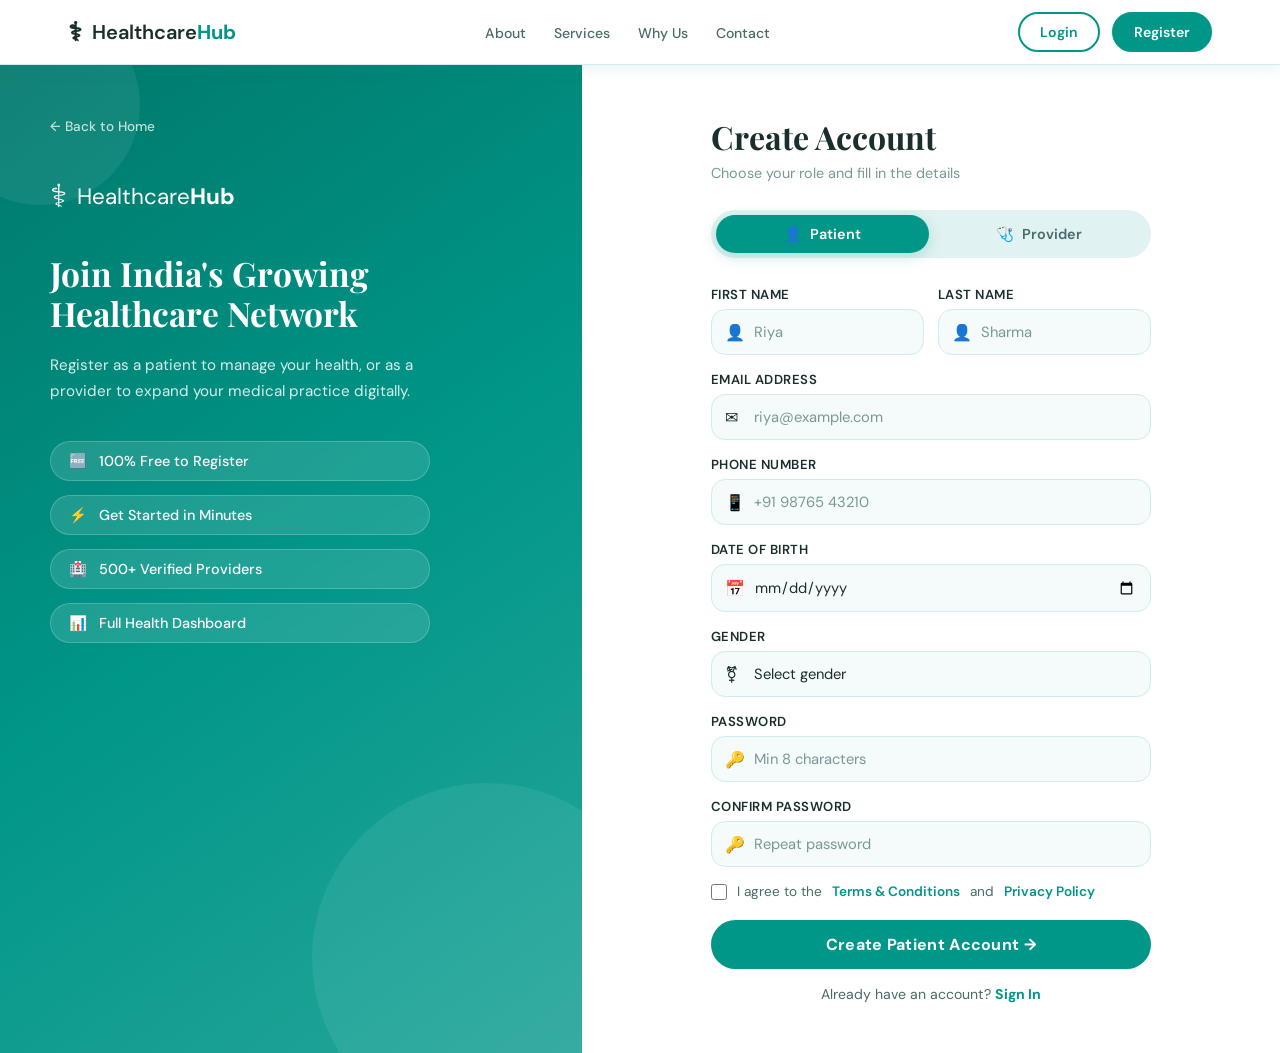
<file: Health-Care-Hub/Health-Care-Hub/register.html>
<!DOCTYPE html>
<html lang="en">
<head>
  <meta charset="UTF-8"/>
  <meta name="viewport" content="width=device-width, initial-scale=1.0"/>
  <title>Register – Healthcare Hub</title>
  <link rel="stylesheet" href="auth.css"/>
  <link href="https://fonts.googleapis.com/css2?family=Playfair+Display:wght@700;900&family=DM+Sans:wght@300;400;500;600&display=swap" rel="stylesheet"/>
  <style>
    .top-navbar {
      position: sticky;
      top: 0;
      z-index: 100;
      background: rgba(255,255,255,0.97);
      backdrop-filter: blur(10px);
      border-bottom: 1px solid var(--border);
      box-shadow: 0 2px 16px var(--shadow);
    }
    .top-navbar .nav-inner {
      display: flex;
      align-items: center;
      justify-content: space-between;
      max-width: 1200px;
      margin: 0 auto;
      padding: 0 28px;
      height: 64px;
    }
    .top-navbar .brand {
      display: flex;
      align-items: center;
      gap: 10px;
      font-size: 1.25rem;
      font-weight: 600;
      color: var(--text-dark);
      text-decoration: none;
    }
    .top-navbar .brand-icon { font-size: 1.6rem; }
    .top-navbar .brand strong { color: var(--teal); }
    .top-navbar .nav-links {
      display: flex;
      gap: 28px;
      list-style: none;
    }
    .top-navbar .nav-links a {
      font-size: 0.88rem;
      font-weight: 500;
      color: var(--text-mid);
      transition: var(--transition);
      text-decoration: none;
      position: relative;
    }
    .top-navbar .nav-links a::after {
      content: '';
      position: absolute;
      bottom: -3px; left: 0;
      width: 0; height: 2px;
      background: var(--teal);
      transition: var(--transition);
    }
    .top-navbar .nav-links a:hover { color: var(--teal); }
    .top-navbar .nav-links a:hover::after { width: 100%; }
    .top-navbar .nav-actions { display: flex; gap: 12px; align-items: center; }
    .btn-nav {
      display: inline-flex;
      align-items: center;
      gap: 6px;
      padding: 9px 20px;
      border-radius: 50px;
      font-size: 0.88rem;
      font-weight: 600;
      cursor: pointer;
      border: 2px solid transparent;
      transition: var(--transition);
      text-decoration: none;
      font-family: var(--font-body);
    }
    .btn-nav-outline { color: var(--teal); border-color: var(--teal); }
    .btn-nav-outline:hover { background: var(--teal); color: var(--white); }
    .btn-nav-fill { background: var(--teal); color: var(--white); border-color: var(--teal); }
    .btn-nav-fill:hover { background: var(--teal-dark); border-color: var(--teal-dark); }
    .auth-layout { min-height: calc(100vh - 64px); }
    @media (max-width: 700px) {
      .top-navbar .nav-links { display: none; }
    }
  </style>
</head>
<body>

  <!-- CONSISTENT MAIN NAVBAR -->
  <nav class="top-navbar">
    <div class="nav-inner">
      <a href="index.html" class="brand">
        <span class="brand-icon">⚕</span>
        <span>Healthcare<strong>Hub</strong></span>
      </a>
      <ul class="nav-links">
        <li><a href="index.html#about">About</a></li>
        <li><a href="index.html#services">Services</a></li>
        <li><a href="index.html#why">Why Us</a></li>
        <li><a href="index.html#contact">Contact</a></li>
      </ul>
      <div class="nav-actions">
        <a href="login.html" class="btn-nav btn-nav-outline">Login</a>
        <a href="register.html" class="btn-nav btn-nav-fill" style="background:var(--teal);color:#fff;">Register</a>
      </div>
    </div>
  </nav>

  <div class="auth-layout">

    <!-- LEFT PANEL -->
    <div class="auth-panel-left">
      <div class="panel-content">
        <a href="index.html" class="back-link">← Back to Home</a>
        <div class="panel-brand">
          <span class="brand-icon">⚕</span>
          <span class="brand-name">Healthcare<strong>Hub</strong></span>
        </div>
        <h1>Join India's Growing<br/>Healthcare Network</h1>
        <p>Register as a patient to manage your health, or as a provider to expand your medical practice digitally.</p>
        <div class="panel-features">
          <div class="feature-item"><span>🆓</span> 100% Free to Register</div>
          <div class="feature-item"><span>⚡</span> Get Started in Minutes</div>
          <div class="feature-item"><span>🏥</span> 500+ Verified Providers</div>
          <div class="feature-item"><span>📊</span> Full Health Dashboard</div>
        </div>
      </div>
      <div class="panel-deco-circle c1"></div>
      <div class="panel-deco-circle c2"></div>
    </div>

    <!-- RIGHT PANEL – REGISTER FORM -->
    <div class="auth-panel-right">
      <div class="auth-form-container">
        <h2 class="form-title">Create Account</h2>
        <p class="form-sub">Choose your role and fill in the details</p>

        <!-- ROLE TABS -->
        <div class="role-tabs">
          <button class="role-tab active" id="tab-receiver" onclick="switchRole('receiver')">
            <span>👤</span> Patient
          </button>
          <button class="role-tab" id="tab-provider" onclick="switchRole('provider')">
            <span>🩺</span> Provider
          </button>
        </div>

        <!-- PATIENT FORM -->
        <form class="auth-form" id="form-receiver" action="#" onsubmit="handleRegister(event, 'receiver')">
          <div class="form-row-2">
            <div class="form-group">
              <label>First Name</label>
              <div class="input-wrap"><span class="input-icon">👤</span><input type="text" placeholder="Riya" required/></div>
            </div>
            <div class="form-group">
              <label>Last Name</label>
              <div class="input-wrap"><span class="input-icon">👤</span><input type="text" placeholder="Sharma" required/></div>
            </div>
          </div>
          <div class="form-group">
            <label>Email Address</label>
            <div class="input-wrap"><span class="input-icon">✉</span><input type="email" placeholder="riya@example.com" required/></div>
          </div>
          <div class="form-group">
            <label>Phone Number</label>
            <div class="input-wrap"><span class="input-icon">📱</span><input type="tel" placeholder="+91 98765 43210" required/></div>
          </div>
          <div class="form-group">
            <label>Date of Birth</label>
            <div class="input-wrap"><span class="input-icon">📅</span><input type="date" required/></div>
          </div>
          <div class="form-group">
            <label>Gender</label>
            <div class="input-wrap">
              <span class="input-icon">⚧</span>
              <select required>
                <option value="">Select gender</option>
                <option>Male</option>
                <option>Female</option>
                <option>Other</option>
                <option>Prefer not to say</option>
              </select>
            </div>
          </div>
          <div class="form-group">
            <label>Password</label>
            <div class="input-wrap"><span class="input-icon">🔑</span><input type="password" placeholder="Min 8 characters" required minlength="8"/></div>
          </div>
          <div class="form-group">
            <label>Confirm Password</label>
            <div class="input-wrap"><span class="input-icon">🔑</span><input type="password" placeholder="Repeat password" required/></div>
          </div>
          <label class="checkbox-label terms-label">
            <input type="checkbox" required/>
            I agree to the <a href="#">Terms &amp; Conditions</a> and <a href="#">Privacy Policy</a>
          </label>
          <button type="submit" class="btn-submit">Create Patient Account →</button>
        </form>

        <!-- PROVIDER FORM -->
        <form class="auth-form hidden" id="form-provider" action="#" onsubmit="handleRegister(event, 'provider')">
          <div class="form-row-2">
            <div class="form-group">
              <label>First Name</label>
              <div class="input-wrap"><span class="input-icon">👤</span><input type="text" placeholder="Dr. Anjali" required/></div>
            </div>
            <div class="form-group">
              <label>Last Name</label>
              <div class="input-wrap"><span class="input-icon">👤</span><input type="text" placeholder="Mehta" required/></div>
            </div>
          </div>
          <div class="form-group">
            <label>Email Address</label>
            <div class="input-wrap"><span class="input-icon">✉</span><input type="email" placeholder="doctor@hospital.com" required/></div>
          </div>
          <div class="form-group">
            <label>Phone Number</label>
            <div class="input-wrap"><span class="input-icon">📱</span><input type="tel" placeholder="+91 98765 43210" required/></div>
          </div>
          <div class="form-group">
            <label>Specialization</label>
            <div class="input-wrap">
              <span class="input-icon">🩺</span>
              <select required>
                <option value="">Select specialization</option>
                <option>General Physician</option>
                <option>Cardiologist</option>
                <option>Dermatologist</option>
                <option>Neurologist</option>
                <option>Orthopedic</option>
                <option>Pediatrician</option>
                <option>Gynecologist</option>
                <option>Psychiatrist</option>
                <option>Ophthalmologist</option>
                <option>Diagnostic Lab</option>
                <option>Other</option>
              </select>
            </div>
          </div>
          <div class="form-group">
            <label>Medical License Number</label>
            <div class="input-wrap"><span class="input-icon">📄</span><input type="text" placeholder="MCI-XXXXXXX" required/></div>
          </div>
          <div class="form-group">
            <label>Years of Experience</label>
            <div class="input-wrap"><span class="input-icon">🏅</span><input type="number" placeholder="e.g. 5" min="0" max="60" required/></div>
          </div>
          <div class="form-group">
            <label>Hospital / Clinic Name</label>
            <div class="input-wrap"><span class="input-icon">🏥</span><input type="text" placeholder="City Hospital, Pune" required/></div>
          </div>
          <div class="form-group">
            <label>Password</label>
            <div class="input-wrap"><span class="input-icon">🔑</span><input type="password" placeholder="Min 8 characters" required minlength="8"/></div>
          </div>
          <label class="checkbox-label terms-label">
            <input type="checkbox" required/>
            I agree to the <a href="#">Terms &amp; Conditions</a> and <a href="#">Privacy Policy</a>
          </label>
          <button type="submit" class="btn-submit">Create Provider Account →</button>
        </form>

        <p class="auth-switch">
          Already have an account?
          <a href="login.html">Sign In</a>
        </p>
      </div>
    </div>

  </div>

  <script>
    const params = new URLSearchParams(window.location.search);
    const preRole = params.get('type');
    if (preRole === 'provider') switchRole('provider');

    function switchRole(role) {
      document.querySelectorAll('.role-tab').forEach(t => t.classList.remove('active'));
      document.getElementById('tab-' + role).classList.add('active');
      document.getElementById('form-receiver').classList.add('hidden');
      document.getElementById('form-provider').classList.add('hidden');
      document.getElementById('form-' + role).classList.remove('hidden');
    }

    function handleRegister(e, role) {
      e.preventDefault();
      if (role === 'provider') {
        window.location.href = 'provider-dashboard.html';
      } else {
        window.location.href = 'receiver-dashboard.html';
      }
    }
  </script>

</body>
</html>
</file>
<file: Health-Care-Hub/style.css>
/* =========================================
   HEALTHCARE HUB – MAIN STYLESHEET
   Color Palette: White & Teal
   ========================================= */

:root {
  --teal:        #009688;
  --teal-dark:   #00796B;
  --teal-light:  #B2DFDB;
  --teal-pale:   #E0F2F1;
  --white:       #FFFFFF;
  --off-white:   #F5FAFA;
  --text-dark:   #1A2E2E;
  --text-mid:    #4A6A6A;
  --text-light:  #7A9898;
  --border:      #D0ECEC;
  --shadow:      rgba(0,150,136,0.12);
  --shadow-md:   rgba(0,150,136,0.22);
  --font-head:   'Playfair Display', Georgia, serif;
  --font-body:   'DM Sans', sans-serif;
  --radius:      14px;
  --radius-sm:   8px;
  --transition:  0.3s ease;
}

*, *::before, *::after { box-sizing: border-box; margin: 0; padding: 0; }

html { scroll-behavior: smooth; }

body {
  font-family: var(--font-body);
  background: var(--white);
  color: var(--text-dark);
  line-height: 1.65;
}

a { text-decoration: none; color: inherit; }
ul { list-style: none; }
img { max-width: 100%; display: block; }

.container {
  max-width: 1200px;
  margin: 0 auto;
  padding: 0 24px;
}

/* ---- BUTTONS ---- */
.btn {
  display: inline-flex;
  align-items: center;
  gap: 8px;
  padding: 11px 24px;
  border-radius: 50px;
  font-family: var(--font-body);
  font-size: 0.95rem;
  font-weight: 600;
  cursor: pointer;
  border: 2px solid transparent;
  transition: var(--transition);
}
.btn-primary {
  background: var(--teal);
  color: var(--white);
  border-color: var(--teal);
}
.btn-primary:hover {
  background: var(--teal-dark);
  border-color: var(--teal-dark);
  transform: translateY(-2px);
  box-shadow: 0 6px 20px var(--shadow-md);
}
.btn-outline {
  background: transparent;
  color: var(--teal);
  border-color: var(--teal);
}
.btn-outline:hover {
  background: var(--teal);
  color: var(--white);
  transform: translateY(-2px);
}
.btn-lg { padding: 14px 30px; font-size: 1rem; }
.btn-white { background: var(--white); color: var(--teal); border-color: var(--white); }
.btn-white:hover { background: var(--teal-pale); transform: translateY(-2px); }
.btn-outline-white { background: transparent; color: var(--white); border-color: rgba(255,255,255,0.6); }
.btn-outline-white:hover { background: rgba(255,255,255,0.15); }

/* ---- BADGES & HEADERS ---- */
.section-badge {
  display: inline-block;
  background: var(--teal-pale);
  color: var(--teal-dark);
  font-size: 0.78rem;
  font-weight: 700;
  letter-spacing: 1.2px;
  text-transform: uppercase;
  padding: 5px 14px;
  border-radius: 50px;
  margin-bottom: 14px;
}
.highlight { color: var(--teal); }

.section-header {
  text-align: center;
  margin-bottom: 52px;
}
.section-header h2 {
  font-family: var(--font-head);
  font-size: 2.4rem;
  line-height: 1.2;
  margin-bottom: 12px;
}
.section-header p {
  color: var(--text-mid);
  font-size: 1.05rem;
  max-width: 520px;
  margin: 0 auto;
}

/* ========== NAVBAR ========== */
.navbar {
  position: sticky;
  top: 0;
  z-index: 100;
  background: rgba(255,255,255,0.97);
  backdrop-filter: blur(10px);
  border-bottom: 1px solid var(--border);
  box-shadow: 0 2px 16px var(--shadow);
}
.nav-inner {
  display: flex;
  align-items: center;
  justify-content: space-between;
  max-width: 1200px;
  margin: 0 auto;
  padding: 0 24px;
  height: 68px;
}
.brand {
  display: flex;
  align-items: center;
  gap: 10px;
  font-size: 1.35rem;
  color: var(--text-dark);
}
.brand-icon { font-size: 1.7rem; }
.brand strong { color: var(--teal); }

.nav-links {
  display: flex;
  gap: 32px;
}
.nav-links a {
  font-size: 0.9rem;
  font-weight: 500;
  color: var(--text-mid);
  transition: var(--transition);
  position: relative;
}
.nav-links a::after {
  content: '';
  position: absolute;
  bottom: -3px; left: 0;
  width: 0; height: 2px;
  background: var(--teal);
  transition: var(--transition);
}
.nav-links a:hover { color: var(--teal); }
.nav-links a:hover::after { width: 100%; }

.nav-actions { display: flex; gap: 12px; align-items: center; }

/* ========== HERO ========== */
.hero {
  position: relative;
  min-height: calc(100vh - 68px);
  display: flex;
  align-items: center;
  background: linear-gradient(135deg, var(--off-white) 0%, #E8F5F3 60%, var(--teal-pale) 100%);
  overflow: hidden;
  padding: 60px 24px;
  max-width: 100%;
}
.hero-bg-pattern {
  position: absolute;
  inset: 0;
  background-image:
    radial-gradient(circle at 80% 20%, rgba(0,150,136,0.08) 0%, transparent 50%),
    radial-gradient(circle at 20% 80%, rgba(0,150,136,0.06) 0%, transparent 50%);
  pointer-events: none;
}
.hero-content {
  max-width: 1200px;
  margin: 0 auto;
  flex: 1;
  padding-right: 60px;
  animation: fadeUp 0.8s ease both;
}
.hero-badge {
  display: inline-block;
  background: var(--white);
  border: 1.5px solid var(--border);
  color: var(--teal-dark);
  font-size: 0.82rem;
  font-weight: 600;
  padding: 6px 16px;
  border-radius: 50px;
  margin-bottom: 22px;
  box-shadow: 0 2px 10px var(--shadow);
}
.hero-title {
  font-family: var(--font-head);
  font-size: 4rem;
  line-height: 1.1;
  margin-bottom: 22px;
  color: var(--text-dark);
}
.hero-sub {
  font-size: 1.1rem;
  color: var(--text-mid);
  max-width: 500px;
  margin-bottom: 36px;
  line-height: 1.7;
}
.hero-cta { display: flex; gap: 16px; flex-wrap: wrap; margin-bottom: 44px; }

.hero-stats {
  display: flex;
  align-items: center;
  gap: 28px;
}
.stat strong {
  display: block;
  font-size: 1.7rem;
  font-weight: 700;
  color: var(--teal);
}
.stat span {
  font-size: 0.82rem;
  color: var(--text-light);
  font-weight: 500;
}
.stat-divider {
  width: 1px;
  height: 40px;
  background: var(--border);
}

/* HERO RIGHT SIDE */
.hero-image-side {
  position: relative;
  width: 360px;
  min-width: 360px;
  height: 420px;
  display: flex;
  align-items: center;
  justify-content: center;
}
.hero-circle {
  width: 280px;
  height: 280px;
  background: linear-gradient(135deg, var(--teal) 0%, var(--teal-dark) 100%);
  border-radius: 50%;
  display: flex;
  align-items: center;
  justify-content: center;
  box-shadow: 0 20px 60px var(--shadow-md);
  animation: pulse 3s ease-in-out infinite;
}
.hero-circle-inner {
  text-align: center;
  color: var(--white);
}
.circle-icon { font-size: 3.5rem; display: block; }
.hero-circle-inner p { font-size: 1.1rem; line-height: 1.3; margin-top: 8px; }
.hero-circle-inner strong { font-size: 1.3rem; }

.hero-card-float {
  position: absolute;
  background: var(--white);
  border-radius: var(--radius);
  padding: 14px 18px;
  display: flex;
  align-items: center;
  gap: 12px;
  font-size: 0.85rem;
  box-shadow: 0 8px 30px var(--shadow-md);
  border: 1px solid var(--border);
  animation: float 4s ease-in-out infinite;
}
.hero-card-float span { font-size: 1.5rem; }
.hero-card-float strong { display: block; color: var(--text-dark); font-size: 0.88rem; }
.hero-card-float small { color: var(--text-light); font-size: 0.78rem; }
.card-1 { top: 40px; left: -10px; animation-delay: 0s; }
.card-2 { bottom: 50px; right: -20px; animation-delay: 1.5s; }

@keyframes fadeUp {
  from { opacity: 0; transform: translateY(30px); }
  to   { opacity: 1; transform: translateY(0); }
}
@keyframes float {
  0%, 100% { transform: translateY(0); }
  50%       { transform: translateY(-10px); }
}
@keyframes pulse {
  0%, 100% { box-shadow: 0 20px 60px var(--shadow-md); }
  50%       { box-shadow: 0 20px 80px rgba(0,150,136,0.35); }
}

/* ========== ABOUT ========== */
.about {
  padding: 90px 0;
  background: var(--white);
}
.about-grid {
  display: grid;
  grid-template-columns: 1fr 1fr;
  gap: 60px;
  align-items: center;
}
.about-text h2 {
  font-family: var(--font-head);
  font-size: 2.2rem;
  line-height: 1.25;
  margin-bottom: 18px;
}
.about-text p {
  color: var(--text-mid);
  margin-bottom: 28px;
  font-size: 1rem;
  line-height: 1.8;
}
.about-cards { display: flex; flex-direction: column; gap: 20px; }
.about-card {
  padding: 28px 28px;
  border-radius: var(--radius);
  display: flex;
  flex-direction: column;
  gap: 10px;
  transition: var(--transition);
}
.about-card:hover { transform: translateY(-4px); box-shadow: 0 12px 40px var(--shadow-md); }
.card-teal { background: var(--teal); color: var(--white); }
.card-white { background: var(--off-white); border: 1.5px solid var(--border); }
.card-icon { font-size: 2rem; }
.about-card h3 { font-size: 1.1rem; font-weight: 700; }
.about-card p { font-size: 0.9rem; opacity: 0.85; line-height: 1.6; }

/* ========== SERVICES ========== */
.services {
  padding: 90px 0;
  background: var(--off-white);
}
.services-grid {
  display: grid;
  grid-template-columns: repeat(3, 1fr);
  gap: 24px;
}
.service-card {
  background: var(--white);
  border-radius: var(--radius);
  padding: 32px 28px;
  border: 1.5px solid var(--border);
  transition: var(--transition);
  cursor: default;
}
.service-card:hover {
  border-color: var(--teal);
  transform: translateY(-5px);
  box-shadow: 0 12px 40px var(--shadow);
}
.service-icon { font-size: 2.2rem; margin-bottom: 16px; }
.service-card h3 { font-size: 1.05rem; font-weight: 700; margin-bottom: 10px; }
.service-card p { color: var(--text-mid); font-size: 0.9rem; line-height: 1.7; }

/* ========== HOW IT WORKS ========== */
.how-it-works {
  padding: 90px 0;
  background: linear-gradient(135deg, var(--teal) 0%, var(--teal-dark) 100%);
  color: var(--white);
}
.how-it-works .section-badge {
  background: rgba(255,255,255,0.2);
  color: var(--white);
}
.how-it-works .section-header h2 { color: var(--white); }
.how-it-works .section-header p { color: rgba(255,255,255,0.75); }
.how-it-works .highlight { color: var(--teal-light); }

.steps-grid {
  display: flex;
  align-items: center;
  justify-content: center;
  gap: 20px;
  flex-wrap: wrap;
}
.step {
  background: rgba(255,255,255,0.12);
  border: 1px solid rgba(255,255,255,0.25);
  border-radius: var(--radius);
  padding: 32px 28px;
  width: 200px;
  text-align: center;
  transition: var(--transition);
  backdrop-filter: blur(4px);
}
.step:hover { background: rgba(255,255,255,0.2); transform: translateY(-5px); }
.step-num {
  font-family: var(--font-head);
  font-size: 2.2rem;
  font-weight: 900;
  color: var(--teal-light);
  margin-bottom: 10px;
}
.step h3 { font-size: 1rem; margin-bottom: 8px; }
.step p { font-size: 0.85rem; opacity: 0.8; line-height: 1.6; }
.step-arrow { font-size: 2rem; color: rgba(255,255,255,0.45); }

/* ========== WHY US ========== */
.why-us {
  padding: 90px 0;
  background: var(--white);
}
.why-grid {
  display: grid;
  grid-template-columns: 1.1fr 0.9fr;
  gap: 60px;
  align-items: center;
}
.why-text h2 {
  font-family: var(--font-head);
  font-size: 2.2rem;
  line-height: 1.25;
  margin-bottom: 30px;
}
.why-list { display: flex; flex-direction: column; gap: 22px; }
.why-item { display: flex; gap: 16px; align-items: flex-start; }
.check {
  width: 30px; height: 30px;
  background: var(--teal);
  color: var(--white);
  border-radius: 50%;
  display: flex; align-items: center; justify-content: center;
  font-size: 0.8rem;
  font-weight: 700;
  flex-shrink: 0;
  margin-top: 2px;
}
.why-item strong { display: block; font-size: 1rem; margin-bottom: 4px; }
.why-item p { color: var(--text-mid); font-size: 0.88rem; }

.why-visual { display: flex; flex-direction: column; gap: 20px; }
.trust-badge {
  background: var(--teal-pale);
  border: 2px solid var(--teal-light);
  border-radius: var(--radius);
  padding: 24px;
  display: flex;
  align-items: center;
  gap: 16px;
  font-size: 2rem;
}
.trust-badge p { font-size: 1rem; font-weight: 600; color: var(--teal-dark); }
.rating-card {
  background: var(--off-white);
  border: 1.5px solid var(--border);
  border-radius: var(--radius);
  padding: 24px;
}
.stars { color: #FFB300; font-size: 1.2rem; margin-bottom: 12px; }
.rating-card p { color: var(--text-mid); font-size: 0.9rem; font-style: italic; margin-bottom: 12px; }
.rating-card small { font-weight: 600; color: var(--teal-dark); }

/* ========== CTA SECTION ========== */
.cta-section {
  padding: 80px 24px;
  background: linear-gradient(135deg, var(--teal-dark) 0%, var(--teal) 100%);
  text-align: center;
  color: var(--white);
}
.cta-section h2 {
  font-family: var(--font-head);
  font-size: 2.5rem;
  margin-bottom: 14px;
}
.cta-section p {
  font-size: 1.05rem;
  opacity: 0.85;
  margin-bottom: 36px;
}
.cta-buttons { display: flex; justify-content: center; gap: 16px; flex-wrap: wrap; }

/* ========== FOOTER ========== */
.footer {
  background: var(--text-dark);
  color: rgba(255,255,255,0.75);
  padding: 60px 0 0;
}
.footer-grid {
  display: grid;
  grid-template-columns: 2fr 1fr 1fr 1.2fr;
  gap: 40px;
  padding-bottom: 40px;
}
.footer-brand .brand-icon { font-size: 2rem; margin-bottom: 6px; color: var(--teal-light); }
.footer-brand .brand-name {
  font-size: 1.3rem;
  color: var(--white);
  display: block;
  margin-bottom: 14px;
}
.footer-brand p { font-size: 0.88rem; line-height: 1.7; }
.footer-links h4, .footer-contact h4 {
  color: var(--white);
  font-size: 0.95rem;
  font-weight: 700;
  margin-bottom: 16px;
  text-transform: uppercase;
  letter-spacing: 1px;
}
.footer-links ul { display: flex; flex-direction: column; gap: 10px; }
.footer-links a { font-size: 0.88rem; transition: var(--transition); }
.footer-links a:hover { color: var(--teal-light); }
.footer-contact p { font-size: 0.88rem; margin-bottom: 8px; }
.footer-bottom {
  border-top: 1px solid rgba(255,255,255,0.1);
  padding: 20px 0;
  text-align: center;
  font-size: 0.82rem;
  color: rgba(255,255,255,0.4);
}

/* ========== RESPONSIVE ========== */
@media (max-width: 992px) {
  .hero { flex-direction: column; text-align: center; padding: 50px 24px; }
  .hero-content { padding-right: 0; }
  .hero-sub { max-width: 100%; margin: 0 auto 36px; }
  .hero-cta { justify-content: center; }
  .hero-stats { justify-content: center; }
  .hero-image-side { width: 100%; min-width: unset; height: 300px; margin-top: 40px; }
  .about-grid { grid-template-columns: 1fr; }
  .services-grid { grid-template-columns: repeat(2, 1fr); }
  .why-grid { grid-template-columns: 1fr; }
  .footer-grid { grid-template-columns: 1fr 1fr; }
}
@media (max-width: 640px) {
  .hero-title { font-size: 2.6rem; }
  .nav-links { display: none; }
  .services-grid { grid-template-columns: 1fr; }
  .steps-grid { flex-direction: column; align-items: center; }
  .step-arrow { transform: rotate(90deg); }
  .footer-grid { grid-template-columns: 1fr; }
  .cta-buttons { flex-direction: column; align-items: center; }
}
</file>
<file: Health-Care-Hub/Health-Care-Hub/style.css>
/* =========================================
   HEALTHCARE HUB – MAIN STYLESHEET
   Color Palette: White & Teal
   ========================================= */

:root {
  --teal:        #009688;
  --teal-dark:   #00796B;
  --teal-light:  #B2DFDB;
  --teal-pale:   #E0F2F1;
  --white:       #FFFFFF;
  --off-white:   #F5FAFA;
  --text-dark:   #1A2E2E;
  --text-mid:    #4A6A6A;
  --text-light:  #7A9898;
  --border:      #D0ECEC;
  --shadow:      rgba(0,150,136,0.12);
  --shadow-md:   rgba(0,150,136,0.22);
  --font-head:   'Playfair Display', Georgia, serif;
  --font-body:   'DM Sans', sans-serif;
  --radius:      14px;
  --radius-sm:   8px;
  --transition:  0.3s ease;
}

*, *::before, *::after { box-sizing: border-box; margin: 0; padding: 0; }

html { scroll-behavior: smooth; }

body {
  font-family: var(--font-body);
  background: var(--white);
  color: var(--text-dark);
  line-height: 1.65;
}

a { text-decoration: none; color: inherit; }
ul { list-style: none; }
img { max-width: 100%; display: block; }

.container {
  max-width: 1200px;
  margin: 0 auto;
  padding: 0 24px;
}

/* ---- BUTTONS ---- */
.btn {
  display: inline-flex;
  align-items: center;
  gap: 8px;
  padding: 11px 24px;
  border-radius: 50px;
  font-family: var(--font-body);
  font-size: 0.95rem;
  font-weight: 600;
  cursor: pointer;
  border: 2px solid transparent;
  transition: var(--transition);
}
.btn-primary {
  background: var(--teal);
  color: var(--white);
  border-color: var(--teal);
}
.btn-primary:hover {
  background: var(--teal-dark);
  border-color: var(--teal-dark);
  transform: translateY(-2px);
  box-shadow: 0 6px 20px var(--shadow-md);
}
.btn-outline {
  background: transparent;
  color: var(--teal);
  border-color: var(--teal);
}
.btn-outline:hover {
  background: var(--teal);
  color: var(--white);
  transform: translateY(-2px);
}
.btn-lg { padding: 14px 30px; font-size: 1rem; }
.btn-white { background: var(--white); color: var(--teal); border-color: var(--white); }
.btn-white:hover { background: var(--teal-pale); transform: translateY(-2px); }
.btn-outline-white { background: transparent; color: var(--white); border-color: rgba(255,255,255,0.6); }
.btn-outline-white:hover { background: rgba(255,255,255,0.15); }

/* ---- BADGES & HEADERS ---- */
.section-badge {
  display: inline-block;
  background: var(--teal-pale);
  color: var(--teal-dark);
  font-size: 0.78rem;
  font-weight: 700;
  letter-spacing: 1.2px;
  text-transform: uppercase;
  padding: 5px 14px;
  border-radius: 50px;
  margin-bottom: 14px;
}
.highlight { color: var(--teal); }

.section-header {
  text-align: center;
  margin-bottom: 52px;
}
.section-header h2 {
  font-family: var(--font-head);
  font-size: 2.4rem;
  line-height: 1.2;
  margin-bottom: 12px;
}
.section-header p {
  color: var(--text-mid);
  font-size: 1.05rem;
  max-width: 520px;
  margin: 0 auto;
}

/* ========== NAVBAR ========== */
.navbar {
  position: sticky;
  top: 0;
  z-index: 100;
  background: rgba(255,255,255,0.97);
  backdrop-filter: blur(10px);
  border-bottom: 1px solid var(--border);
  box-shadow: 0 2px 16px var(--shadow);
}
.nav-inner {
  display: flex;
  align-items: center;
  justify-content: space-between;
  max-width: 1200px;
  margin: 0 auto;
  padding: 0 24px;
  height: 68px;
}
.brand {
  display: flex;
  align-items: center;
  gap: 10px;
  font-size: 1.35rem;
  color: var(--text-dark);
}
.brand-icon { font-size: 1.7rem; }
.brand strong { color: var(--teal); }

.nav-links {
  display: flex;
  gap: 32px;
}
.nav-links a {
  font-size: 0.9rem;
  font-weight: 500;
  color: var(--text-mid);
  transition: var(--transition);
  position: relative;
}
.nav-links a::after {
  content: '';
  position: absolute;
  bottom: -3px; left: 0;
  width: 0; height: 2px;
  background: var(--teal);
  transition: var(--transition);
}
.nav-links a:hover { color: var(--teal); }
.nav-links a:hover::after { width: 100%; }

.nav-actions { display: flex; gap: 12px; align-items: center; }

/* ========== HERO ========== */
.hero {
  position: relative;
  min-height: calc(100vh - 68px);
  display: flex;
  align-items: center;
  background: linear-gradient(135deg, var(--off-white) 0%, #E8F5F3 60%, var(--teal-pale) 100%);
  overflow: hidden;
  padding: 60px 24px;
  max-width: 100%;
}
.hero-bg-pattern {
  position: absolute;
  inset: 0;
  background-image:
    radial-gradient(circle at 80% 20%, rgba(0,150,136,0.08) 0%, transparent 50%),
    radial-gradient(circle at 20% 80%, rgba(0,150,136,0.06) 0%, transparent 50%);
  pointer-events: none;
}
.hero-content {
  max-width: 1200px;
  margin: 0 auto;
  flex: 1;
  padding-right: 60px;
  animation: fadeUp 0.8s ease both;
}
.hero-badge {
  display: inline-block;
  background: var(--white);
  border: 1.5px solid var(--border);
  color: var(--teal-dark);
  font-size: 0.82rem;
  font-weight: 600;
  padding: 6px 16px;
  border-radius: 50px;
  margin-bottom: 22px;
  box-shadow: 0 2px 10px var(--shadow);
}
.hero-title {
  font-family: var(--font-head);
  font-size: 4rem;
  line-height: 1.1;
  margin-bottom: 22px;
  color: var(--text-dark);
}
.hero-sub {
  font-size: 1.1rem;
  color: var(--text-mid);
  max-width: 500px;
  margin-bottom: 36px;
  line-height: 1.7;
}
.hero-cta { display: flex; gap: 16px; flex-wrap: wrap; margin-bottom: 44px; }

.hero-stats {
  display: flex;
  align-items: center;
  gap: 28px;
}
.stat strong {
  display: block;
  font-size: 1.7rem;
  font-weight: 700;
  color: var(--teal);
}
.stat span {
  font-size: 0.82rem;
  color: var(--text-light);
  font-weight: 500;
}
.stat-divider {
  width: 1px;
  height: 40px;
  background: var(--border);
}

/* HERO RIGHT SIDE */
.hero-image-side {
  position: relative;
  width: 360px;
  min-width: 360px;
  height: 420px;
  display: flex;
  align-items: center;
  justify-content: center;
}
.hero-circle {
  width: 280px;
  height: 280px;
  background: linear-gradient(135deg, var(--teal) 0%, var(--teal-dark) 100%);
  border-radius: 50%;
  display: flex;
  align-items: center;
  justify-content: center;
  box-shadow: 0 20px 60px var(--shadow-md);
  animation: pulse 3s ease-in-out infinite;
}
.hero-circle-inner {
  text-align: center;
  color: var(--white);
}
.circle-icon { font-size: 3.5rem; display: block; }
.hero-circle-inner p { font-size: 1.1rem; line-height: 1.3; margin-top: 8px; }
.hero-circle-inner strong { font-size: 1.3rem; }

.hero-card-float {
  position: absolute;
  background: var(--white);
  border-radius: var(--radius);
  padding: 14px 18px;
  display: flex;
  align-items: center;
  gap: 12px;
  font-size: 0.85rem;
  box-shadow: 0 8px 30px var(--shadow-md);
  border: 1px solid var(--border);
  animation: float 4s ease-in-out infinite;
}
.hero-card-float span { font-size: 1.5rem; }
.hero-card-float strong { display: block; color: var(--text-dark); font-size: 0.88rem; }
.hero-card-float small { color: var(--text-light); font-size: 0.78rem; }
.card-1 { top: 40px; left: -10px; animation-delay: 0s; }
.card-2 { bottom: 50px; right: -20px; animation-delay: 1.5s; }

@keyframes fadeUp {
  from { opacity: 0; transform: translateY(30px); }
  to   { opacity: 1; transform: translateY(0); }
}
@keyframes float {
  0%, 100% { transform: translateY(0); }
  50%       { transform: translateY(-10px); }
}
@keyframes pulse {
  0%, 100% { box-shadow: 0 20px 60px var(--shadow-md); }
  50%       { box-shadow: 0 20px 80px rgba(0,150,136,0.35); }
}

/* ========== ABOUT ========== */
.about {
  padding: 90px 0;
  background: var(--white);
}
.about-grid {
  display: grid;
  grid-template-columns: 1fr 1fr;
  gap: 60px;
  align-items: center;
}
.about-text h2 {
  font-family: var(--font-head);
  font-size: 2.2rem;
  line-height: 1.25;
  margin-bottom: 18px;
}
.about-text p {
  color: var(--text-mid);
  margin-bottom: 28px;
  font-size: 1rem;
  line-height: 1.8;
}
.about-cards { display: flex; flex-direction: column; gap: 20px; }
.about-card {
  padding: 28px 28px;
  border-radius: var(--radius);
  display: flex;
  flex-direction: column;
  gap: 10px;
  transition: var(--transition);
}
.about-card:hover { transform: translateY(-4px); box-shadow: 0 12px 40px var(--shadow-md); }
.card-teal { background: var(--teal); color: var(--white); }
.card-white { background: var(--off-white); border: 1.5px solid var(--border); }
.card-icon { font-size: 2rem; }
.about-card h3 { font-size: 1.1rem; font-weight: 700; }
.about-card p { font-size: 0.9rem; opacity: 0.85; line-height: 1.6; }

/* ========== SERVICES ========== */
.services {
  padding: 90px 0;
  background: var(--off-white);
}
.services-grid {
  display: grid;
  grid-template-columns: repeat(3, 1fr);
  gap: 24px;
}
.service-card {
  background: var(--white);
  border-radius: var(--radius);
  padding: 32px 28px;
  border: 1.5px solid var(--border);
  transition: var(--transition);
  cursor: default;
}
.service-card:hover {
  border-color: var(--teal);
  transform: translateY(-5px);
  box-shadow: 0 12px 40px var(--shadow);
}
.service-icon { font-size: 2.2rem; margin-bottom: 16px; }
.service-card h3 { font-size: 1.05rem; font-weight: 700; margin-bottom: 10px; }
.service-card p { color: var(--text-mid); font-size: 0.9rem; line-height: 1.7; }

/* ========== HOW IT WORKS ========== */
.how-it-works {
  padding: 90px 0;
  background: linear-gradient(135deg, var(--teal) 0%, var(--teal-dark) 100%);
  color: var(--white);
}
.how-it-works .section-badge {
  background: rgba(255,255,255,0.2);
  color: var(--white);
}
.how-it-works .section-header h2 { color: var(--white); }
.how-it-works .section-header p { color: rgba(255,255,255,0.75); }
.how-it-works .highlight { color: var(--teal-light); }

.steps-grid {
  display: flex;
  align-items: center;
  justify-content: center;
  gap: 20px;
  flex-wrap: wrap;
}
.step {
  background: rgba(255,255,255,0.12);
  border: 1px solid rgba(255,255,255,0.25);
  border-radius: var(--radius);
  padding: 32px 28px;
  width: 200px;
  text-align: center;
  transition: var(--transition);
  backdrop-filter: blur(4px);
}
.step:hover { background: rgba(255,255,255,0.2); transform: translateY(-5px); }
.step-num {
  font-family: var(--font-head);
  font-size: 2.2rem;
  font-weight: 900;
  color: var(--teal-light);
  margin-bottom: 10px;
}
.step h3 { font-size: 1rem; margin-bottom: 8px; }
.step p { font-size: 0.85rem; opacity: 0.8; line-height: 1.6; }
.step-arrow { font-size: 2rem; color: rgba(255,255,255,0.45); }

/* ========== WHY US ========== */
.why-us {
  padding: 90px 0;
  background: var(--white);
}
.why-grid {
  display: grid;
  grid-template-columns: 1.1fr 0.9fr;
  gap: 60px;
  align-items: center;
}
.why-text h2 {
  font-family: var(--font-head);
  font-size: 2.2rem;
  line-height: 1.25;
  margin-bottom: 30px;
}
.why-list { display: flex; flex-direction: column; gap: 22px; }
.why-item { display: flex; gap: 16px; align-items: flex-start; }
.check {
  width: 30px; height: 30px;
  background: var(--teal);
  color: var(--white);
  border-radius: 50%;
  display: flex; align-items: center; justify-content: center;
  font-size: 0.8rem;
  font-weight: 700;
  flex-shrink: 0;
  margin-top: 2px;
}
.why-item strong { display: block; font-size: 1rem; margin-bottom: 4px; }
.why-item p { color: var(--text-mid); font-size: 0.88rem; }

.why-visual { display: flex; flex-direction: column; gap: 20px; }
.trust-badge {
  background: var(--teal-pale);
  border: 2px solid var(--teal-light);
  border-radius: var(--radius);
  padding: 24px;
  display: flex;
  align-items: center;
  gap: 16px;
  font-size: 2rem;
}
.trust-badge p { font-size: 1rem; font-weight: 600; color: var(--teal-dark); }
.rating-card {
  background: var(--off-white);
  border: 1.5px solid var(--border);
  border-radius: var(--radius);
  padding: 24px;
}
.stars { color: #FFB300; font-size: 1.2rem; margin-bottom: 12px; }
.rating-card p { color: var(--text-mid); font-size: 0.9rem; font-style: italic; margin-bottom: 12px; }
.rating-card small { font-weight: 600; color: var(--teal-dark); }

/* ========== CTA SECTION ========== */
.cta-section {
  padding: 80px 24px;
  background: linear-gradient(135deg, var(--teal-dark) 0%, var(--teal) 100%);
  text-align: center;
  color: var(--white);
}
.cta-section h2 {
  font-family: var(--font-head);
  font-size: 2.5rem;
  margin-bottom: 14px;
}
.cta-section p {
  font-size: 1.05rem;
  opacity: 0.85;
  margin-bottom: 36px;
}
.cta-buttons { display: flex; justify-content: center; gap: 16px; flex-wrap: wrap; }

/* ========== FOOTER ========== */
.footer {
  background: var(--text-dark);
  color: rgba(255,255,255,0.75);
  padding: 60px 0 0;
}
.footer-grid {
  display: grid;
  grid-template-columns: 2fr 1fr 1fr 1.2fr;
  gap: 40px;
  padding-bottom: 40px;
}
.footer-brand .brand-icon { font-size: 2rem; margin-bottom: 6px; color: var(--teal-light); }
.footer-brand .brand-name {
  font-size: 1.3rem;
  color: var(--white);
  display: block;
  margin-bottom: 14px;
}
.footer-brand p { font-size: 0.88rem; line-height: 1.7; }
.footer-links h4, .footer-contact h4 {
  color: var(--white);
  font-size: 0.95rem;
  font-weight: 700;
  margin-bottom: 16px;
  text-transform: uppercase;
  letter-spacing: 1px;
}
.footer-links ul { display: flex; flex-direction: column; gap: 10px; }
.footer-links a { font-size: 0.88rem; transition: var(--transition); }
.footer-links a:hover { color: var(--teal-light); }
.footer-contact p { font-size: 0.88rem; margin-bottom: 8px; }
.footer-bottom {
  border-top: 1px solid rgba(255,255,255,0.1);
  padding: 20px 0;
  text-align: center;
  font-size: 0.82rem;
  color: rgba(255,255,255,0.4);
}

/* ========== RESPONSIVE ========== */
@media (max-width: 992px) {
  .hero { flex-direction: column; text-align: center; padding: 50px 24px; }
  .hero-content { padding-right: 0; }
  .hero-sub { max-width: 100%; margin: 0 auto 36px; }
  .hero-cta { justify-content: center; }
  .hero-stats { justify-content: center; }
  .hero-image-side { width: 100%; min-width: unset; height: 300px; margin-top: 40px; }
  .about-grid { grid-template-columns: 1fr; }
  .services-grid { grid-template-columns: repeat(2, 1fr); }
  .why-grid { grid-template-columns: 1fr; }
  .footer-grid { grid-template-columns: 1fr 1fr; }
}
@media (max-width: 640px) {
  .hero-title { font-size: 2.6rem; }
  .nav-links { display: none; }
  .services-grid { grid-template-columns: 1fr; }
  .steps-grid { flex-direction: column; align-items: center; }
  .step-arrow { transform: rotate(90deg); }
  .footer-grid { grid-template-columns: 1fr; }
  .cta-buttons { flex-direction: column; align-items: center; }
}
</file>
<file: Health-Care-Hub/auth.css>
/* =========================================
   HEALTHCARE HUB – AUTH PAGES (Login / Register)
   ========================================= */

:root {
  --teal:        #009688;
  --teal-dark:   #00796B;
  --teal-light:  #B2DFDB;
  --teal-pale:   #E0F2F1;
  --white:       #FFFFFF;
  --off-white:   #F5FAFA;
  --text-dark:   #1A2E2E;
  --text-mid:    #4A6A6A;
  --text-light:  #7A9898;
  --border:      #D0ECEC;
  --shadow:      rgba(0,150,136,0.12);
  --shadow-md:   rgba(0,150,136,0.22);
  --font-head:   'Playfair Display', Georgia, serif;
  --font-body:   'DM Sans', sans-serif;
  --radius:      14px;
  --transition:  0.3s ease;
}

*, *::before, *::after { box-sizing: border-box; margin: 0; padding: 0; }
body { font-family: var(--font-body); background: var(--off-white); color: var(--text-dark); min-height: 100vh; }
a { text-decoration: none; color: inherit; }

.hidden { display: none !important; }

/* ========== LAYOUT ========== */
.auth-layout {
  display: grid;
  grid-template-columns: 1fr 1.2fr;
  min-height: 100vh;
}

/* ========== LEFT PANEL ========== */
.auth-panel-left {
  position: relative;
  background: linear-gradient(145deg, var(--teal-dark) 0%, var(--teal) 50%, #26A69A 100%);
  color: var(--white);
  padding: 50px 50px;
  display: flex;
  align-items: flex-start;
  overflow: hidden;
}
.panel-deco-circle {
  position: absolute;
  border-radius: 50%;
  background: rgba(255,255,255,0.07);
  pointer-events: none;
}
.c1 { width: 350px; height: 350px; bottom: -80px; right: -80px; }
.c2 { width: 200px; height: 200px; top: -60px; left: -60px; }

.panel-content { position: relative; z-index: 2; max-width: 380px; }
.back-link {
  display: inline-flex;
  align-items: center;
  gap: 6px;
  color: rgba(255,255,255,0.75);
  font-size: 0.85rem;
  font-weight: 500;
  margin-bottom: 40px;
  transition: var(--transition);
}
.back-link:hover { color: var(--white); }

.panel-brand {
  display: flex;
  align-items: center;
  gap: 10px;
  margin-bottom: 36px;
}
.brand-icon { font-size: 2rem; }
.brand-name {
  font-size: 1.4rem;
  color: var(--white);
}
.brand-name strong { font-weight: 800; }

.panel-content h1 {
  font-family: var(--font-head);
  font-size: 2.1rem;
  line-height: 1.2;
  margin-bottom: 18px;
}
.panel-content p {
  font-size: 0.95rem;
  line-height: 1.75;
  opacity: 0.85;
  margin-bottom: 36px;
}
.panel-features {
  display: flex;
  flex-direction: column;
  gap: 14px;
}
.feature-item {
  display: flex;
  align-items: center;
  gap: 12px;
  font-size: 0.9rem;
  font-weight: 500;
  background: rgba(255,255,255,0.12);
  border: 1px solid rgba(255,255,255,0.2);
  border-radius: 50px;
  padding: 10px 18px;
  backdrop-filter: blur(4px);
}

/* ========== RIGHT PANEL ========== */
.auth-panel-right {
  background: var(--white);
  display: flex;
  align-items: flex-start;
  justify-content: center;
  padding: 50px 40px;
  overflow-y: auto;
}
.auth-form-container {
  width: 100%;
  max-width: 440px;
}
.form-title {
  font-family: var(--font-head);
  font-size: 2rem;
  color: var(--text-dark);
  margin-bottom: 6px;
}
.form-sub {
  color: var(--text-light);
  font-size: 0.9rem;
  margin-bottom: 28px;
}

/* ========== ROLE TABS ========== */
.role-tabs {
  display: flex;
  background: var(--teal-pale);
  border-radius: 50px;
  padding: 5px;
  margin-bottom: 28px;
  gap: 4px;
}
.role-tab {
  flex: 1;
  display: flex;
  align-items: center;
  justify-content: center;
  gap: 8px;
  padding: 10px 14px;
  border: none;
  border-radius: 50px;
  font-family: var(--font-body);
  font-size: 0.9rem;
  font-weight: 600;
  cursor: pointer;
  background: transparent;
  color: var(--text-mid);
  transition: var(--transition);
}
.role-tab.active {
  background: var(--teal);
  color: var(--white);
  box-shadow: 0 4px 14px var(--shadow-md);
}
.role-tab:hover:not(.active) { background: var(--teal-light); color: var(--teal-dark); }

/* ========== FORM ELEMENTS ========== */
.auth-form { display: flex; flex-direction: column; gap: 16px; }
.form-group { display: flex; flex-direction: column; gap: 6px; }
.form-group label {
  font-size: 0.82rem;
  font-weight: 600;
  color: var(--text-dark);
  text-transform: uppercase;
  letter-spacing: 0.5px;
}
.input-wrap {
  position: relative;
  display: flex;
  align-items: center;
}
.input-icon {
  position: absolute;
  left: 14px;
  font-size: 1rem;
  z-index: 1;
  pointer-events: none;
}
.input-wrap input,
.input-wrap select {
  width: 100%;
  padding: 12px 14px 12px 42px;
  border: 1.5px solid var(--border);
  border-radius: var(--radius);
  background: var(--off-white);
  font-family: var(--font-body);
  font-size: 0.92rem;
  color: var(--text-dark);
  transition: var(--transition);
  outline: none;
  appearance: none;
}
.input-wrap input:focus,
.input-wrap select:focus {
  border-color: var(--teal);
  background: var(--white);
  box-shadow: 0 0 0 3px rgba(0,150,136,0.1);
}
.input-wrap input::placeholder { color: var(--text-light); }

.form-row {
  display: flex;
  justify-content: space-between;
  align-items: center;
}
.form-row-2 {
  display: grid;
  grid-template-columns: 1fr 1fr;
  gap: 14px;
}
.checkbox-label {
  display: flex;
  align-items: center;
  gap: 10px;
  font-size: 0.85rem;
  color: var(--text-mid);
  cursor: pointer;
}
.checkbox-label input[type="checkbox"] {
  width: 16px; height: 16px;
  accent-color: var(--teal);
  cursor: pointer;
  flex-shrink: 0;
}
.forgot-link {
  font-size: 0.82rem;
  color: var(--teal);
  font-weight: 600;
}
.forgot-link:hover { text-decoration: underline; }
.terms-label a { color: var(--teal); font-weight: 600; }

/* ========== SUBMIT BUTTON ========== */
.btn-submit {
  width: 100%;
  padding: 14px;
  background: var(--teal);
  color: var(--white);
  border: none;
  border-radius: 50px;
  font-family: var(--font-body);
  font-size: 1rem;
  font-weight: 700;
  cursor: pointer;
  transition: var(--transition);
  margin-top: 4px;
  letter-spacing: 0.3px;
}
.btn-submit:hover {
  background: var(--teal-dark);
  transform: translateY(-2px);
  box-shadow: 0 8px 24px var(--shadow-md);
}

/* ========== DIVIDER & SWITCH ========== */
.auth-divider {
  position: relative;
  text-align: center;
  margin: 22px 0 18px;
}
.auth-divider::before {
  content: '';
  position: absolute;
  top: 50%; left: 0;
  width: 100%; height: 1px;
  background: var(--border);
}
.auth-divider span {
  position: relative;
  background: var(--white);
  padding: 0 14px;
  font-size: 0.8rem;
  color: var(--text-light);
  text-transform: uppercase;
  font-weight: 600;
  letter-spacing: 1px;
}
.auth-switch {
  text-align: center;
  font-size: 0.88rem;
  color: var(--text-mid);
  margin-top: 16px;
}
.auth-switch a {
  color: var(--teal);
  font-weight: 700;
}
.auth-switch a:hover { text-decoration: underline; }

/* ========== RESPONSIVE ========== */
@media (max-width: 840px) {
  .auth-layout { grid-template-columns: 1fr; }
  .auth-panel-left {
    padding: 36px 28px;
    min-height: unset;
  }
  .panel-content h1 { font-size: 1.6rem; }
  .panel-features { flex-direction: row; flex-wrap: wrap; }
  .feature-item { flex: 1 1 calc(50% - 7px); }
  .auth-panel-right { padding: 36px 24px; }
}
@media (max-width: 480px) {
  .form-row-2 { grid-template-columns: 1fr; }
  .panel-features { flex-direction: column; }
}
</file>
<file: Health-Care-Hub/dashboard.css>
/* =========================================
   HEALTHCARE HUB – DASHBOARD STYLESHEET
   Shared for Provider & Receiver
   ========================================= */

:root {
  --teal:        #009688;
  --teal-dark:   #00796B;
  --teal-light:  #B2DFDB;
  --teal-pale:   #E0F2F1;
  --coral:       #FF7043;
  --coral-pale:  #FBE9E7;
  --white:       #FFFFFF;
  --off-white:   #F5FAFA;
  --sidebar-bg:  #359292;
  --sidebar-2:   #34dcdc;
  --text-dark:   #1A2E2E;
  --text-mid:    #4A6A6A;
  --text-light:  #7A9898;
  --border:      #D8EDED;
  --shadow:      rgba(31, 193, 176, 0.1);
  --shadow-md:   rgba(0,150,136,0.20);
  --font-head:   'Playfair Display', Georgia, serif;
  --font-body:   'DM Sans', sans-serif;
  --radius:      14px;
  --radius-sm:   8px;
  --sidebar-w:   260px;
  --topbar-h:    66px;
  --transition:  0.25s ease;
}

*, *::before, *::after { box-sizing: border-box; margin: 0; padding: 0; }
html { scroll-behavior: smooth; }
body {
  font-family: var(--font-body);
  background: var(--off-white);
  color: var(--text-dark);
  display: flex;
  flex-direction: column;
  min-height: 100vh;
}
a { text-decoration: none; color: inherit; }
ul { list-style: none; }

/* ========================================================
   MAIN NAVBAR  — consistent across ALL pages
   ======================================================== */
.main-navbar {
  position: sticky;
  top: 0;
  z-index: 200;
  background: rgba(255,255,255,0.97);
  backdrop-filter: blur(10px);
  border-bottom: 1px solid var(--border);
  box-shadow: 0 2px 16px var(--shadow);
}
.main-navbar .nav-inner {
  display: flex;
  align-items: center;
  justify-content: space-between;
  max-width: 1400px;
  margin: 0 auto;
  padding: 0 28px;
  height: 66px;
}
.main-navbar .brand {
  display: flex;
  align-items: center;
  gap: 10px;
  font-size: 1.25rem;
  font-weight: 600;
  color: var(--text-dark);
  text-decoration: none;
}
.main-navbar .brand .brand-icon { font-size: 1.6rem; }
.main-navbar .brand strong { color: var(--teal); }

.main-navbar .nav-links {
  display: flex;
  gap: 28px;
  list-style: none;
}
.main-navbar .nav-links a {
  font-size: 0.88rem;
  font-weight: 500;
  color: var(--text-mid);
  transition: var(--transition);
  position: relative;
  text-decoration: none;
}
.main-navbar .nav-links a::after {
  content: '';
  position: absolute;
  bottom: -3px; left: 0;
  width: 0; height: 2px;
  background: var(--teal);
  transition: var(--transition);
}
.main-navbar .nav-links a:hover { color: var(--teal); }
.main-navbar .nav-links a:hover::after { width: 100%; }

.main-navbar .nav-actions {
  display: flex;
  align-items: center;
  gap: 14px;
}
/* Login/Register buttons (public pages) */
.main-navbar .btn-nav {
  display: inline-flex;
  align-items: center;
  gap: 6px;
  padding: 9px 20px;
  border-radius: 50px;
  font-size: 0.88rem;
  font-weight: 600;
  cursor: pointer;
  border: 2px solid transparent;
  transition: var(--transition);
  text-decoration: none;
}
.main-navbar .btn-nav-outline {
  color: var(--teal);
  border-color: var(--teal);
}
.main-navbar .btn-nav-outline:hover {
  background: var(--teal);
  color: var(--white);
}
.main-navbar .btn-nav-fill {
  background: var(--teal);
  color: var(--white);
  border-color: var(--teal);
}
.main-navbar .btn-nav-fill:hover {
  background: var(--teal-dark);
  border-color: var(--teal-dark);
  transform: translateY(-1px);
  box-shadow: 0 6px 18px var(--shadow-md);
}

/* User area (dashboard pages) */
.nav-user-area {
  display: flex;
  align-items: center;
  gap: 14px;
}
.nav-notif {
  position: relative;
  font-size: 1.2rem;
  cursor: pointer;
  padding: 6px;
  color: var(--text-mid);
}
.nav-notif .badge {
  position: absolute;
  top: 0; right: 0;
  width: 16px; height: 16px;
  background: #EF5350;
  color: var(--white);
  font-size: 0.62rem;
  font-weight: 700;
  border-radius: 50%;
  display: flex; align-items: center; justify-content: center;
}
.nav-user-chip {
  display: flex;
  align-items: center;
  gap: 10px;
  padding: 5px 14px 5px 5px;
  background: var(--off-white);
  border: 1.5px solid var(--border);
  border-radius: 50px;
  cursor: pointer;
  transition: var(--transition);
}
.nav-user-chip:hover { border-color: var(--teal); background: var(--teal-pale); }
.nav-user-chip .chip-name { font-size: 0.82rem; font-weight: 600; color: var(--text-dark); }
.nav-user-chip .chip-role { font-size: 0.7rem; color: var(--text-light); }
.nav-logout {
  display: inline-flex;
  align-items: center;
  gap: 6px;
  padding: 8px 16px;
  border-radius: 50px;
  font-size: 0.82rem;
  font-weight: 600;
  color: #B71C1C;
  border: 1.5px solid #FFCDD2;
  background: #FFF8F8;
  cursor: pointer;
  transition: var(--transition);
  text-decoration: none;
}
.nav-logout:hover { background: #FFEBEE; border-color: #EF9A9A; }

/* ========================================================
   DASHBOARD SUBNAV  — role-specific secondary navigation
   ======================================================== */
.dash-subnav {
  background: var(--sidebar-bg);
  border-bottom: 2px solid rgba(0,150,136,0.3);
  position: sticky;
  top: 66px;
  z-index: 190;
  box-shadow: 0 4px 16px rgba(0,0,0,0.2);
}
.dash-subnav .subnav-inner {
  display: flex;
  align-items: center;
  max-width: 1400px;
  margin: 0 auto;
  padding: 0 28px;
  gap: 2px;
  overflow-x: auto;
  scrollbar-width: none;
}
.dash-subnav .subnav-inner::-webkit-scrollbar { display: none; }

.subnav-item {
  display: flex;
  align-items: center;
  gap: 8px;
  padding: 14px 18px;
  font-size: 0.85rem;
  font-weight: 500;
  color: rgba(255,255,255,0.6);
  cursor: pointer;
  border: none;
  background: transparent;
  border-bottom: 3px solid transparent;
  transition: var(--transition);
  font-family: var(--font-body);
  white-space: nowrap;
  position: relative;
}
.subnav-item:hover { color: var(--white); background: rgba(255,255,255,0.06); }
.subnav-item.active {
  color: var(--white);
  border-bottom-color: var(--teal);
  background: rgba(0,150,136,0.15);
  font-weight: 600;
}
.subnav-item .sn-icon { font-size: 1rem; }

/* Dropdown within subnav */
.subnav-dropdown-wrap {
  position: relative;
}
.subnav-dropdown-wrap .subnav-item .dropdown-arrow {
  font-size: 0.65rem;
  transition: var(--transition);
  margin-left: 2px;
}
.subnav-dropdown-wrap:hover .dropdown-arrow { transform: rotate(180deg); }
.subnav-dropdown {
  display: none;
  position: absolute;
  top: calc(100% + 2px);
  left: 0;
  background: #0F3535;
  border: 1px solid rgba(0,150,136,0.3);
  border-radius: var(--radius-sm);
  min-width: 220px;
  z-index: 300;
  box-shadow: 0 10px 30px rgba(0,0,0,0.4);
  overflow: hidden;
}
.subnav-dropdown-wrap:hover .subnav-dropdown { display: block; }
.subnav-dropdown a, .subnav-dropdown button {
  display: flex;
  align-items: center;
  gap: 10px;
  padding: 12px 18px;
  font-size: 0.84rem;
  font-weight: 500;
  color: rgba(255,255,255,0.75);
  cursor: pointer;
  transition: var(--transition);
  text-decoration: none;
  background: transparent;
  border: none;
  width: 100%;
  font-family: var(--font-body);
}
.subnav-dropdown a:hover, .subnav-dropdown button:hover {
  background: rgba(0,150,136,0.2);
  color: var(--white);
}
.subnav-dropdown .dropdown-divider {
  height: 1px;
  background: rgba(255,255,255,0.08);
  margin: 4px 0;
}

/* ========================================================
   PAGE WRAPPER / CONTENT (no more sidebar)
   ======================================================== */

/* ========== SIDEBAR ========== */
.sidebar {
  width: var(--sidebar-w);
  min-height: 100vh;
  background: var(--sidebar-bg);
  color: var(--white);
  display: flex;
  flex-direction: column;
  padding: 24px 0;
  position: fixed;
  top: 0; left: 0;
  z-index: 50;
  box-shadow: 4px 0 20px rgba(0,0,0,0.25);
}
.sidebar-brand {
  display: flex;
  align-items: center;
  gap: 10px;
  padding: 0 24px 24px;
  font-size: 1.1rem;
  font-weight: 600;
  border-bottom: 1px solid rgba(255,255,255,0.08);
}
.brand-icon { font-size: 1.6rem; }
.sidebar-brand strong { color: var(--teal-light); }

.sidebar-profile {
  display: flex;
  align-items: center;
  gap: 12px;
  padding: 20px 24px;
  border-bottom: 1px solid rgba(255,255,255,0.08);
  margin-bottom: 10px;
}
.sidebar-profile strong { display: block; font-size: 0.88rem; }
.sidebar-profile span { font-size: 0.75rem; color: var(--teal-light); }

.sidebar-nav { flex: 1; display: flex; flex-direction: column; gap: 4px; padding: 0 12px; }
.nav-item {
  display: flex;
  align-items: center;
  gap: 12px;
  padding: 11px 14px;
  border-radius: var(--radius-sm);
  font-size: 0.88rem;
  font-weight: 500;
  color: rgba(255,255,255,0.65);
  transition: var(--transition);
  cursor: pointer;
}
.nav-item:hover { background: rgba(255,255,255,0.07); color: var(--white); }
.nav-item.active { background: var(--teal); color: var(--white); font-weight: 600; }
.nav-item span { font-size: 1.1rem; }

.sidebar-logout {
  display: flex;
  align-items: center;
  gap: 10px;
  padding: 12px 26px;
  margin: 10px 12px 0;
  border-radius: var(--radius-sm);
  font-size: 0.85rem;
  color: rgba(255,255,255,0.45);
  transition: var(--transition);
}
.sidebar-logout:hover { color: #FF7B7B; background: rgba(255,100,100,0.08); }

/* ========== MAIN CONTENT ========== */
.main-content {
  margin-left: 0;
  flex: 1;
  display: flex;
  flex-direction: column;
  width: 100%;
  max-width: 1400px;
  margin: 0 auto;
}

/* ========== TOPBAR (breadcrumb / title bar inside content) ========== */
.topbar {
  height: 56px;
  background: var(--white);
  border-bottom: 1px solid var(--border);
  display: flex;
  align-items: center;
  justify-content: space-between;
  padding: 0 32px;
}
.topbar-left h2 { font-size: 1.15rem; font-weight: 700; color: var(--text-dark); }
.page-date { font-size: 0.75rem; color: var(--text-light); margin-left: 12px; }
.topbar-right { display: flex; align-items: center; gap: 16px; }

/* ========== AVATARS ========== */
.avatar {
  width: 40px; height: 40px;
  border-radius: 50%;
  display: flex; align-items: center; justify-content: center;
  font-weight: 700; font-size: 0.85rem;
  flex-shrink: 0;
}
.avatar-teal { background: var(--teal); color: var(--white); }
.avatar-coral { background: var(--coral); color: var(--white); }
.avatar-sm { width: 34px; height: 34px; font-size: 0.75rem; }
.avatar-xs { width: 28px; height: 28px; font-size: 0.65rem; }
.avatar-md { width: 52px; height: 52px; font-size: 1rem; }
.avatar-xl { width: 90px; height: 90px; font-size: 1.8rem; }

/* ========== SECTIONS ========== */
.dash-section { display: none; padding: 28px 32px; animation: fadeIn 0.3s ease; }
.dash-section.active { display: block; }
@keyframes fadeIn { from { opacity: 0; transform: translateY(8px); } to { opacity: 1; transform: translateY(0); } }

/* ========== WELCOME BANNER ========== */
.welcome-banner {
  background: linear-gradient(120deg, var(--teal-dark), var(--teal));
  color: var(--white);
  border-radius: var(--radius);
  padding: 28px 32px;
  display: flex;
  justify-content: space-between;
  align-items: center;
  margin-bottom: 28px;
  flex-wrap: wrap;
  gap: 16px;
}
.banner-coral { background: linear-gradient(120deg, #D84315, var(--coral)); }
.welcome-banner h3 { font-size: 1.25rem; margin-bottom: 6px; }
.welcome-banner p { font-size: 0.9rem; opacity: 0.85; }

.btn-primary-sm {
  background: var(--white);
  color: var(--teal);
  border: none;
  padding: 9px 20px;
  border-radius: 50px;
  font-size: 0.85rem;
  font-weight: 700;
  cursor: pointer;
  transition: var(--transition);
  white-space: nowrap;
  font-family: var(--font-body);
}
.btn-primary-sm:hover { background: var(--teal-pale); transform: translateY(-1px); }
.banner-coral + * .btn-primary-sm { color: var(--coral); }

/* ========== STATS GRID ========== */
.stats-grid {
  display: grid;
  grid-template-columns: repeat(4, 1fr);
  gap: 18px;
  margin-bottom: 28px;
}
.stat-card {
  background: var(--white);
  border: 1.5px solid var(--border);
  border-radius: var(--radius);
  padding: 22px 20px;
  display: flex;
  align-items: center;
  gap: 14px;
  transition: var(--transition);
}
.stat-card:hover { box-shadow: 0 6px 24px var(--shadow-md); transform: translateY(-2px); }
.stat-icon { font-size: 2rem; }
.stat-info strong { display: block; font-size: 1.8rem; font-weight: 700; color: var(--teal); line-height: 1; margin-bottom: 4px; }
.stat-info span { font-size: 0.78rem; color: var(--text-mid); }
.stat-trend { font-size: 0.72rem; font-weight: 600; color: var(--text-light); margin-top: 6px; }
.stat-trend.up { color: #2E7D32; }

/* ========== SECTION ROW ========== */
.section-row { display: grid; grid-template-columns: 2fr 1fr; gap: 20px; }
.card {
  background: var(--white);
  border: 1.5px solid var(--border);
  border-radius: var(--radius);
  padding: 24px;
}
.card.wide { overflow: hidden; }
.card.full-card { margin-top: 0; }
.card-header {
  display: flex;
  align-items: center;
  justify-content: space-between;
  margin-bottom: 16px;
}
.card-header h4 { font-size: 0.95rem; font-weight: 700; }
.badge-teal {
  background: var(--teal-pale);
  color: var(--teal-dark);
  font-size: 0.72rem;
  font-weight: 700;
  padding: 3px 10px;
  border-radius: 50px;
}
.link-teal { font-size: 0.82rem; color: var(--teal); font-weight: 600; cursor: pointer; }
.link-teal:hover { text-decoration: underline; }

/* ========== TABLE ========== */
.data-table { width: 100%; border-collapse: collapse; }
.data-table th {
  text-align: left;
  font-size: 0.72rem;
  font-weight: 700;
  text-transform: uppercase;
  letter-spacing: 0.6px;
  color: var(--text-light);
  padding: 10px 12px;
  border-bottom: 1.5px solid var(--border);
}
.data-table td {
  padding: 12px 12px;
  font-size: 0.87rem;
  border-bottom: 1px solid var(--border);
  vertical-align: middle;
}
.data-table tr:last-child td { border-bottom: none; }
.data-table tr:hover td { background: var(--teal-pale); }
.td-patient { display: flex; align-items: center; gap: 8px; }

/* STATUS BADGES */
.status {
  display: inline-block;
  padding: 3px 10px;
  border-radius: 50px;
  font-size: 0.72rem;
  font-weight: 700;
}
.status.completed { background: #E8F5E9; color: #2E7D32; }
.status.upcoming  { background: #E3F2FD; color: #1565C0; }
.status.pending   { background: #FFF8E1; color: #E65100; }
.status.cancelled { background: #FFEBEE; color: #C62828; }

.btn-table {
  background: var(--teal-pale);
  color: var(--teal-dark);
  border: none;
  padding: 5px 12px;
  border-radius: 50px;
  font-size: 0.75rem;
  font-weight: 600;
  cursor: pointer;
  font-family: var(--font-body);
  transition: var(--transition);
}
.btn-table:hover { background: var(--teal); color: var(--white); }

/* ========== QUICK ACTIONS ========== */
.quick-actions { display: flex; flex-direction: column; gap: 10px; }
.qa-btn {
  width: 100%;
  padding: 11px 16px;
  background: var(--off-white);
  border: 1.5px solid var(--border);
  border-radius: var(--radius-sm);
  text-align: left;
  font-size: 0.88rem;
  font-weight: 600;
  cursor: pointer;
  font-family: var(--font-body);
  color: var(--text-dark);
  transition: var(--transition);
}
.qa-btn:hover { background: var(--teal-pale); border-color: var(--teal); color: var(--teal-dark); }

/* ========== NOTIFICATIONS ========== */
.notif-list { display: flex; flex-direction: column; gap: 12px; }
.notif-item { display: flex; gap: 12px; align-items: flex-start; }
.notif-item > span { font-size: 1.2rem; margin-top: 2px; }
.notif-item p { font-size: 0.82rem; line-height: 1.5; }
.notif-item small { font-size: 0.72rem; color: var(--text-light); }

/* ========== FILTERS ========== */
.section-title-row {
  display: flex;
  justify-content: space-between;
  align-items: center;
  margin-bottom: 20px;
}
.section-title-row h3 { font-size: 1.15rem; font-weight: 700; }
.filter-row { display: flex; gap: 10px; margin-bottom: 18px; flex-wrap: wrap; }
.filter-btn {
  padding: 7px 18px;
  border-radius: 50px;
  border: 1.5px solid var(--border);
  background: var(--white);
  font-size: 0.82rem;
  font-weight: 600;
  cursor: pointer;
  font-family: var(--font-body);
  color: var(--text-mid);
  transition: var(--transition);
}
.filter-btn.active { background: var(--teal); color: var(--white); border-color: var(--teal); }
.filter-btn:hover:not(.active) { border-color: var(--teal); color: var(--teal); }
.search-input {
  padding: 9px 16px;
  border: 1.5px solid var(--border);
  border-radius: 50px;
  font-family: var(--font-body);
  font-size: 0.88rem;
  outline: none;
  transition: var(--transition);
  background: var(--white);
  min-width: 220px;
}
.search-input:focus { border-color: var(--teal); box-shadow: 0 0 0 3px rgba(0,150,136,0.08); }

/* ========== PATIENTS GRID ========== */
.patients-grid { display: grid; grid-template-columns: repeat(3, 1fr); gap: 16px; }
.patient-card {
  background: var(--white);
  border: 1.5px solid var(--border);
  border-radius: var(--radius);
  padding: 20px;
  display: flex;
  align-items: center;
  gap: 14px;
  transition: var(--transition);
}
.patient-card:hover { box-shadow: 0 6px 24px var(--shadow); border-color: var(--teal-light); }
.patient-info { flex: 1; }
.patient-info strong { display: block; font-size: 0.9rem; }
.patient-info span { font-size: 0.78rem; color: var(--text-mid); }
.patient-info small { font-size: 0.72rem; color: var(--text-light); }

/* ========== PRESCRIPTION FORM ========== */
.prescription-form { display: flex; flex-direction: column; gap: 16px; }
.prescription-form h4 { font-size: 1rem; margin-bottom: 4px; }
.presc-row { display: grid; grid-template-columns: 1fr 1fr; gap: 16px; }
.form-group { display: flex; flex-direction: column; gap: 6px; }
.form-group label { font-size: 0.78rem; font-weight: 700; text-transform: uppercase; letter-spacing: 0.4px; color: var(--text-mid); }
.form-group input,
.form-group select,
.form-group textarea {
  padding: 10px 14px;
  border: 1.5px solid var(--border);
  border-radius: var(--radius-sm);
  font-family: var(--font-body);
  font-size: 0.88rem;
  outline: none;
  resize: vertical;
  background: var(--off-white);
  transition: var(--transition);
}
.form-group input:focus,
.form-group select:focus,
.form-group textarea:focus { border-color: var(--teal); background: var(--white); box-shadow: 0 0 0 3px rgba(0,150,136,0.08); }
.btn-submit-sm {
  background: var(--teal);
  color: var(--white);
  border: none;
  padding: 12px 28px;
  border-radius: 50px;
  font-size: 0.9rem;
  font-weight: 700;
  cursor: pointer;
  font-family: var(--font-body);
  width: fit-content;
  transition: var(--transition);
}
.btn-submit-sm:hover { background: var(--teal-dark); box-shadow: 0 6px 20px var(--shadow-md); }

/* ========== AVAILABILITY ========== */
.avail-grid { display: grid; grid-template-columns: 1.5fr 1fr; gap: 20px; }
.day-slots { display: flex; flex-direction: column; gap: 12px; margin-top: 4px; }
.day-row { display: flex; align-items: center; gap: 16px; }
.day-name { width: 90px; font-size: 0.85rem; font-weight: 600; color: var(--text-dark); }
.slot-times { display: flex; gap: 8px; flex-wrap: wrap; }
.slot {
  padding: 5px 14px;
  border-radius: 50px;
  font-size: 0.78rem;
  font-weight: 600;
  cursor: pointer;
}
.slot.active { background: var(--teal-pale); color: var(--teal-dark); border: 1.5px solid var(--teal-light); }
.slot.off { background: #F5F5F5; color: var(--text-light); border: 1.5px solid #E0E0E0; }
.avail-options { display: flex; flex-direction: column; gap: 10px; margin: 10px 0; }
.radio-label { display: flex; align-items: center; gap: 10px; font-size: 0.88rem; cursor: pointer; }
.radio-label input { accent-color: var(--teal); width: 15px; height: 15px; }
.num-input {
  width: 80px;
  padding: 8px 12px;
  border: 1.5px solid var(--border);
  border-radius: var(--radius-sm);
  font-family: var(--font-body);
  font-size: 0.9rem;
  outline: none;
}
.num-input:focus { border-color: var(--teal); }

/* ========== PROFILE ========== */
.profile-layout { display: flex; gap: 40px; align-items: flex-start; }
.profile-pic-area { display: flex; flex-direction: column; align-items: center; gap: 12px; }
.btn-outline-sm {
  background: transparent;
  border: 1.5px solid var(--teal);
  color: var(--teal);
  padding: 6px 16px;
  border-radius: 50px;
  font-size: 0.78rem;
  font-weight: 600;
  cursor: pointer;
  font-family: var(--font-body);
  transition: var(--transition);
}
.btn-outline-sm:hover { background: var(--teal); color: var(--white); }
.profile-fields { flex: 1; display: flex; flex-direction: column; gap: 16px; }

/* ========== DOCTOR SEARCH ========== */
.search-filters { display: flex; gap: 12px; margin-bottom: 24px; flex-wrap: wrap; }
.search-input-wide {
  flex: 1; min-width: 220px;
  padding: 10px 18px;
  border: 1.5px solid var(--border);
  border-radius: 50px;
  font-family: var(--font-body);
  font-size: 0.9rem;
  outline: none;
  transition: var(--transition);
}
.search-input-wide:focus { border-color: var(--teal); box-shadow: 0 0 0 3px rgba(0,150,136,0.08); }
.filter-select {
  padding: 10px 16px;
  border: 1.5px solid var(--border);
  border-radius: 50px;
  font-family: var(--font-body);
  font-size: 0.88rem;
  outline: none;
  cursor: pointer;
  background: var(--white);
  transition: var(--transition);
}
.filter-select:focus { border-color: var(--teal); }
.doctors-grid { display: grid; grid-template-columns: repeat(2, 1fr); gap: 20px; }
.doctor-card {
  background: var(--white);
  border: 1.5px solid var(--border);
  border-radius: var(--radius);
  padding: 22px;
  transition: var(--transition);
}
.doctor-card:hover { box-shadow: 0 8px 30px var(--shadow-md); border-color: var(--teal-light); }
.doc-top { display: flex; align-items: center; gap: 14px; margin-bottom: 14px; }
.doc-top strong { display: block; font-size: 0.95rem; }
.doc-top span { font-size: 0.78rem; color: var(--text-mid); }
.stars-sm { color: #FFB300; font-size: 0.75rem; margin-top: 2px; }
.stars-sm small { color: var(--text-light); }
.doc-details { display: flex; flex-direction: column; gap: 5px; margin-bottom: 12px; }
.doc-details span { font-size: 0.8rem; color: var(--text-mid); }
.doc-availability { font-size: 0.78rem; font-weight: 600; color: #2E7D32; margin-bottom: 14px; display: flex; align-items: center; gap: 6px; }
.doc-availability.off-day { color: var(--text-light); }
.avail-dot { width: 8px; height: 8px; background: #4CAF50; border-radius: 50%; display: inline-block; }
.btn-book {
  width: 100%;
  padding: 10px;
  background: var(--teal);
  color: var(--white);
  border: none;
  border-radius: 50px;
  font-size: 0.88rem;
  font-weight: 700;
  cursor: pointer;
  font-family: var(--font-body);
  transition: var(--transition);
}
.btn-book:hover { background: var(--teal-dark); box-shadow: 0 6px 18px var(--shadow-md); }

/* ========== PRESCRIPTIONS ========== */
.presc-cards { display: flex; flex-direction: column; gap: 20px; }
.presc-card {
  background: var(--white);
  border: 1.5px solid var(--border);
  border-radius: var(--radius);
  overflow: hidden;
}
.presc-header { background: var(--teal-pale); padding: 14px 22px; display: flex; align-items: center; gap: 12px; }
.presc-header strong { font-size: 0.95rem; }
.presc-body { padding: 18px 22px; display: flex; flex-direction: column; gap: 8px; }
.presc-body p { font-size: 0.88rem; color: var(--text-mid); line-height: 1.6; }
.presc-footer {
  padding: 12px 22px;
  background: var(--off-white);
  border-top: 1px solid var(--border);
  display: flex;
  justify-content: space-between;
  align-items: center;
  font-size: 0.8rem;
  color: var(--text-light);
}

/* ========== RESPONSIVE ========== */
@media (max-width: 1100px) {
  .stats-grid { grid-template-columns: repeat(2, 1fr); }
  .section-row { grid-template-columns: 1fr; }
  .patients-grid { grid-template-columns: repeat(2, 1fr); }
  .avail-grid { grid-template-columns: 1fr; }
}
@media (max-width: 900px) {
  .main-navbar .nav-links { display: none; }
}
@media (max-width: 768px) {
  .main-content { width: 100%; }
  .doctors-grid { grid-template-columns: 1fr; }
  .profile-layout { flex-direction: column; align-items: center; }
  .presc-row { grid-template-columns: 1fr; }
  .dash-section { padding: 18px 16px; }
  .topbar { padding: 0 18px; }
  .nav-user-chip .chip-role { display: none; }
}
@media (max-width: 520px) {
  .subnav-item { padding: 12px 12px; font-size: 0.78rem; }
  .subnav-item .sn-icon { display: none; }
}
</file>
<file: Health-Care-Hub/Health-Care-Hub/auth.css>
/* =========================================
   HEALTHCARE HUB – AUTH PAGES (Login / Register)
   ========================================= */

:root {
  --teal:        #009688;
  --teal-dark:   #00796B;
  --teal-light:  #B2DFDB;
  --teal-pale:   #E0F2F1;
  --white:       #FFFFFF;
  --off-white:   #F5FAFA;
  --text-dark:   #1A2E2E;
  --text-mid:    #4A6A6A;
  --text-light:  #7A9898;
  --border:      #D0ECEC;
  --shadow:      rgba(0,150,136,0.12);
  --shadow-md:   rgba(0,150,136,0.22);
  --font-head:   'Playfair Display', Georgia, serif;
  --font-body:   'DM Sans', sans-serif;
  --radius:      14px;
  --transition:  0.3s ease;
}

*, *::before, *::after { box-sizing: border-box; margin: 0; padding: 0; }
body { font-family: var(--font-body); background: var(--off-white); color: var(--text-dark); min-height: 100vh; }
a { text-decoration: none; color: inherit; }

.hidden { display: none !important; }

/* ========== LAYOUT ========== */
.auth-layout {
  display: grid;
  grid-template-columns: 1fr 1.2fr;
  min-height: 100vh;
}

/* ========== LEFT PANEL ========== */
.auth-panel-left {
  position: relative;
  background: linear-gradient(145deg, var(--teal-dark) 0%, var(--teal) 50%, #26A69A 100%);
  color: var(--white);
  padding: 50px 50px;
  display: flex;
  align-items: flex-start;
  overflow: hidden;
}
.panel-deco-circle {
  position: absolute;
  border-radius: 50%;
  background: rgba(255,255,255,0.07);
  pointer-events: none;
}
.c1 { width: 350px; height: 350px; bottom: -80px; right: -80px; }
.c2 { width: 200px; height: 200px; top: -60px; left: -60px; }

.panel-content { position: relative; z-index: 2; max-width: 380px; }
.back-link {
  display: inline-flex;
  align-items: center;
  gap: 6px;
  color: rgba(255,255,255,0.75);
  font-size: 0.85rem;
  font-weight: 500;
  margin-bottom: 40px;
  transition: var(--transition);
}
.back-link:hover { color: var(--white); }

.panel-brand {
  display: flex;
  align-items: center;
  gap: 10px;
  margin-bottom: 36px;
}
.brand-icon { font-size: 2rem; }
.brand-name {
  font-size: 1.4rem;
  color: var(--white);
}
.brand-name strong { font-weight: 800; }

.panel-content h1 {
  font-family: var(--font-head);
  font-size: 2.1rem;
  line-height: 1.2;
  margin-bottom: 18px;
}
.panel-content p {
  font-size: 0.95rem;
  line-height: 1.75;
  opacity: 0.85;
  margin-bottom: 36px;
}
.panel-features {
  display: flex;
  flex-direction: column;
  gap: 14px;
}
.feature-item {
  display: flex;
  align-items: center;
  gap: 12px;
  font-size: 0.9rem;
  font-weight: 500;
  background: rgba(255,255,255,0.12);
  border: 1px solid rgba(255,255,255,0.2);
  border-radius: 50px;
  padding: 10px 18px;
  backdrop-filter: blur(4px);
}

/* ========== RIGHT PANEL ========== */
.auth-panel-right {
  background: var(--white);
  display: flex;
  align-items: flex-start;
  justify-content: center;
  padding: 50px 40px;
  overflow-y: auto;
}
.auth-form-container {
  width: 100%;
  max-width: 440px;
}
.form-title {
  font-family: var(--font-head);
  font-size: 2rem;
  color: var(--text-dark);
  margin-bottom: 6px;
}
.form-sub {
  color: var(--text-light);
  font-size: 0.9rem;
  margin-bottom: 28px;
}

/* ========== ROLE TABS ========== */
.role-tabs {
  display: flex;
  background: var(--teal-pale);
  border-radius: 50px;
  padding: 5px;
  margin-bottom: 28px;
  gap: 4px;
}
.role-tab {
  flex: 1;
  display: flex;
  align-items: center;
  justify-content: center;
  gap: 8px;
  padding: 10px 14px;
  border: none;
  border-radius: 50px;
  font-family: var(--font-body);
  font-size: 0.9rem;
  font-weight: 600;
  cursor: pointer;
  background: transparent;
  color: var(--text-mid);
  transition: var(--transition);
}
.role-tab.active {
  background: var(--teal);
  color: var(--white);
  box-shadow: 0 4px 14px var(--shadow-md);
}
.role-tab:hover:not(.active) { background: var(--teal-light); color: var(--teal-dark); }

/* ========== FORM ELEMENTS ========== */
.auth-form { display: flex; flex-direction: column; gap: 16px; }
.form-group { display: flex; flex-direction: column; gap: 6px; }
.form-group label {
  font-size: 0.82rem;
  font-weight: 600;
  color: var(--text-dark);
  text-transform: uppercase;
  letter-spacing: 0.5px;
}
.input-wrap {
  position: relative;
  display: flex;
  align-items: center;
}
.input-icon {
  position: absolute;
  left: 14px;
  font-size: 1rem;
  z-index: 1;
  pointer-events: none;
}
.input-wrap input,
.input-wrap select {
  width: 100%;
  padding: 12px 14px 12px 42px;
  border: 1.5px solid var(--border);
  border-radius: var(--radius);
  background: var(--off-white);
  font-family: var(--font-body);
  font-size: 0.92rem;
  color: var(--text-dark);
  transition: var(--transition);
  outline: none;
  appearance: none;
}
.input-wrap input:focus,
.input-wrap select:focus {
  border-color: var(--teal);
  background: var(--white);
  box-shadow: 0 0 0 3px rgba(0,150,136,0.1);
}
.input-wrap input::placeholder { color: var(--text-light); }

.form-row {
  display: flex;
  justify-content: space-between;
  align-items: center;
}
.form-row-2 {
  display: grid;
  grid-template-columns: 1fr 1fr;
  gap: 14px;
}
.checkbox-label {
  display: flex;
  align-items: center;
  gap: 10px;
  font-size: 0.85rem;
  color: var(--text-mid);
  cursor: pointer;
}
.checkbox-label input[type="checkbox"] {
  width: 16px; height: 16px;
  accent-color: var(--teal);
  cursor: pointer;
  flex-shrink: 0;
}
.forgot-link {
  font-size: 0.82rem;
  color: var(--teal);
  font-weight: 600;
}
.forgot-link:hover { text-decoration: underline; }
.terms-label a { color: var(--teal); font-weight: 600; }

/* ========== SUBMIT BUTTON ========== */
.btn-submit {
  width: 100%;
  padding: 14px;
  background: var(--teal);
  color: var(--white);
  border: none;
  border-radius: 50px;
  font-family: var(--font-body);
  font-size: 1rem;
  font-weight: 700;
  cursor: pointer;
  transition: var(--transition);
  margin-top: 4px;
  letter-spacing: 0.3px;
}
.btn-submit:hover {
  background: var(--teal-dark);
  transform: translateY(-2px);
  box-shadow: 0 8px 24px var(--shadow-md);
}

/* ========== DIVIDER & SWITCH ========== */
.auth-divider {
  position: relative;
  text-align: center;
  margin: 22px 0 18px;
}
.auth-divider::before {
  content: '';
  position: absolute;
  top: 50%; left: 0;
  width: 100%; height: 1px;
  background: var(--border);
}
.auth-divider span {
  position: relative;
  background: var(--white);
  padding: 0 14px;
  font-size: 0.8rem;
  color: var(--text-light);
  text-transform: uppercase;
  font-weight: 600;
  letter-spacing: 1px;
}
.auth-switch {
  text-align: center;
  font-size: 0.88rem;
  color: var(--text-mid);
  margin-top: 16px;
}
.auth-switch a {
  color: var(--teal);
  font-weight: 700;
}
.auth-switch a:hover { text-decoration: underline; }

/* ========== RESPONSIVE ========== */
@media (max-width: 840px) {
  .auth-layout { grid-template-columns: 1fr; }
  .auth-panel-left {
    padding: 36px 28px;
    min-height: unset;
  }
  .panel-content h1 { font-size: 1.6rem; }
  .panel-features { flex-direction: row; flex-wrap: wrap; }
  .feature-item { flex: 1 1 calc(50% - 7px); }
  .auth-panel-right { padding: 36px 24px; }
}
@media (max-width: 480px) {
  .form-row-2 { grid-template-columns: 1fr; }
  .panel-features { flex-direction: column; }
}
</file>
<file: Health-Care-Hub/Health-Care-Hub/dashboard.css>
/* =========================================
   HEALTHCARE HUB – DASHBOARD STYLESHEET
   Shared for Provider & Receiver
   ========================================= */

:root {
  --teal:        #009688;
  --teal-dark:   #00796B;
  --teal-light:  #B2DFDB;
  --teal-pale:   #E0F2F1;
  --coral:       #FF7043;
  --coral-pale:  #FBE9E7;
  --white:       #FFFFFF;
  --off-white:   #F5FAFA;
  --sidebar-bg:  #359292;
  --sidebar-2:   #34dcdc;
  --text-dark:   #1A2E2E;
  --text-mid:    #4A6A6A;
  --text-light:  #7A9898;
  --border:      #D8EDED;
  --shadow:      rgba(31, 193, 176, 0.1);
  --shadow-md:   rgba(0,150,136,0.20);
  --font-head:   'Playfair Display', Georgia, serif;
  --font-body:   'DM Sans', sans-serif;
  --radius:      14px;
  --radius-sm:   8px;
  --sidebar-w:   260px;
  --topbar-h:    66px;
  --transition:  0.25s ease;
}

*, *::before, *::after { box-sizing: border-box; margin: 0; padding: 0; }
html { scroll-behavior: smooth; }
body {
  font-family: var(--font-body);
  background: var(--off-white);
  color: var(--text-dark);
  display: flex;
  flex-direction: column;
  min-height: 100vh;
}
a { text-decoration: none; color: inherit; }
ul { list-style: none; }

/* ========================================================
   MAIN NAVBAR  — consistent across ALL pages
   ======================================================== */
.main-navbar {
  position: sticky;
  top: 0;
  z-index: 200;
  background: rgba(255,255,255,0.97);
  backdrop-filter: blur(10px);
  border-bottom: 1px solid var(--border);
  box-shadow: 0 2px 16px var(--shadow);
}
.main-navbar .nav-inner {
  display: flex;
  align-items: center;
  justify-content: space-between;
  max-width: 1400px;
  margin: 0 auto;
  padding: 0 28px;
  height: 66px;
}
.main-navbar .brand {
  display: flex;
  align-items: center;
  gap: 10px;
  font-size: 1.25rem;
  font-weight: 600;
  color: var(--text-dark);
  text-decoration: none;
}
.main-navbar .brand .brand-icon { font-size: 1.6rem; }
.main-navbar .brand strong { color: var(--teal); }

.main-navbar .nav-links {
  display: flex;
  gap: 28px;
  list-style: none;
}
.main-navbar .nav-links a {
  font-size: 0.88rem;
  font-weight: 500;
  color: var(--text-mid);
  transition: var(--transition);
  position: relative;
  text-decoration: none;
}
.main-navbar .nav-links a::after {
  content: '';
  position: absolute;
  bottom: -3px; left: 0;
  width: 0; height: 2px;
  background: var(--teal);
  transition: var(--transition);
}
.main-navbar .nav-links a:hover { color: var(--teal); }
.main-navbar .nav-links a:hover::after { width: 100%; }

.main-navbar .nav-actions {
  display: flex;
  align-items: center;
  gap: 14px;
}
/* Login/Register buttons (public pages) */
.main-navbar .btn-nav {
  display: inline-flex;
  align-items: center;
  gap: 6px;
  padding: 9px 20px;
  border-radius: 50px;
  font-size: 0.88rem;
  font-weight: 600;
  cursor: pointer;
  border: 2px solid transparent;
  transition: var(--transition);
  text-decoration: none;
}
.main-navbar .btn-nav-outline {
  color: var(--teal);
  border-color: var(--teal);
}
.main-navbar .btn-nav-outline:hover {
  background: var(--teal);
  color: var(--white);
}
.main-navbar .btn-nav-fill {
  background: var(--teal);
  color: var(--white);
  border-color: var(--teal);
}
.main-navbar .btn-nav-fill:hover {
  background: var(--teal-dark);
  border-color: var(--teal-dark);
  transform: translateY(-1px);
  box-shadow: 0 6px 18px var(--shadow-md);
}

/* User area (dashboard pages) */
.nav-user-area {
  display: flex;
  align-items: center;
  gap: 14px;
}
.nav-notif {
  position: relative;
  font-size: 1.2rem;
  cursor: pointer;
  padding: 6px;
  color: var(--text-mid);
}
.nav-notif .badge {
  position: absolute;
  top: 0; right: 0;
  width: 16px; height: 16px;
  background: #EF5350;
  color: var(--white);
  font-size: 0.62rem;
  font-weight: 700;
  border-radius: 50%;
  display: flex; align-items: center; justify-content: center;
}
.nav-user-chip {
  display: flex;
  align-items: center;
  gap: 10px;
  padding: 5px 14px 5px 5px;
  background: var(--off-white);
  border: 1.5px solid var(--border);
  border-radius: 50px;
  cursor: pointer;
  transition: var(--transition);
}
.nav-user-chip:hover { border-color: var(--teal); background: var(--teal-pale); }
.nav-user-chip .chip-name { font-size: 0.82rem; font-weight: 600; color: var(--text-dark); }
.nav-user-chip .chip-role { font-size: 0.7rem; color: var(--text-light); }
.nav-logout {
  display: inline-flex;
  align-items: center;
  gap: 6px;
  padding: 8px 16px;
  border-radius: 50px;
  font-size: 0.82rem;
  font-weight: 600;
  color: #B71C1C;
  border: 1.5px solid #FFCDD2;
  background: #FFF8F8;
  cursor: pointer;
  transition: var(--transition);
  text-decoration: none;
}
.nav-logout:hover { background: #FFEBEE; border-color: #EF9A9A; }

/* ========================================================
   DASHBOARD SUBNAV  — role-specific secondary navigation
   ======================================================== */
.dash-subnav {
  background: var(--sidebar-bg);
  border-bottom: 2px solid rgba(0,150,136,0.3);
  position: sticky;
  top: 66px;
  z-index: 190;
  box-shadow: 0 4px 16px rgba(0,0,0,0.2);
}
.dash-subnav .subnav-inner {
  display: flex;
  align-items: center;
  max-width: 1400px;
  margin: 0 auto;
  padding: 0 28px;
  gap: 2px;
  overflow-x: auto;
  scrollbar-width: none;
}
.dash-subnav .subnav-inner::-webkit-scrollbar { display: none; }

.subnav-item {
  display: flex;
  align-items: center;
  gap: 8px;
  padding: 14px 18px;
  font-size: 0.85rem;
  font-weight: 500;
  color: rgba(255,255,255,0.6);
  cursor: pointer;
  border: none;
  background: transparent;
  border-bottom: 3px solid transparent;
  transition: var(--transition);
  font-family: var(--font-body);
  white-space: nowrap;
  position: relative;
}
.subnav-item:hover { color: var(--white); background: rgba(255,255,255,0.06); }
.subnav-item.active {
  color: var(--white);
  border-bottom-color: var(--teal);
  background: rgba(0,150,136,0.15);
  font-weight: 600;
}
.subnav-item .sn-icon { font-size: 1rem; }

/* Dropdown within subnav */
.subnav-dropdown-wrap {
  position: relative;
}
.subnav-dropdown-wrap .subnav-item .dropdown-arrow {
  font-size: 0.65rem;
  transition: var(--transition);
  margin-left: 2px;
}
.subnav-dropdown-wrap:hover .dropdown-arrow { transform: rotate(180deg); }
.subnav-dropdown {
  display: none;
  position: absolute;
  top: calc(100% + 2px);
  left: 0;
  background: #0F3535;
  border: 1px solid rgba(0,150,136,0.3);
  border-radius: var(--radius-sm);
  min-width: 220px;
  z-index: 300;
  box-shadow: 0 10px 30px rgba(0,0,0,0.4);
  overflow: hidden;
}
.subnav-dropdown-wrap:hover .subnav-dropdown { display: block; }
.subnav-dropdown a, .subnav-dropdown button {
  display: flex;
  align-items: center;
  gap: 10px;
  padding: 12px 18px;
  font-size: 0.84rem;
  font-weight: 500;
  color: rgba(255,255,255,0.75);
  cursor: pointer;
  transition: var(--transition);
  text-decoration: none;
  background: transparent;
  border: none;
  width: 100%;
  font-family: var(--font-body);
}
.subnav-dropdown a:hover, .subnav-dropdown button:hover {
  background: rgba(0,150,136,0.2);
  color: var(--white);
}
.subnav-dropdown .dropdown-divider {
  height: 1px;
  background: rgba(255,255,255,0.08);
  margin: 4px 0;
}

/* ========================================================
   PAGE WRAPPER / CONTENT (no more sidebar)
   ======================================================== */

/* ========== SIDEBAR ========== */
.sidebar {
  width: var(--sidebar-w);
  min-height: 100vh;
  background: var(--sidebar-bg);
  color: var(--white);
  display: flex;
  flex-direction: column;
  padding: 24px 0;
  position: fixed;
  top: 0; left: 0;
  z-index: 50;
  box-shadow: 4px 0 20px rgba(0,0,0,0.25);
}
.sidebar-brand {
  display: flex;
  align-items: center;
  gap: 10px;
  padding: 0 24px 24px;
  font-size: 1.1rem;
  font-weight: 600;
  border-bottom: 1px solid rgba(255,255,255,0.08);
}
.brand-icon { font-size: 1.6rem; }
.sidebar-brand strong { color: var(--teal-light); }

.sidebar-profile {
  display: flex;
  align-items: center;
  gap: 12px;
  padding: 20px 24px;
  border-bottom: 1px solid rgba(255,255,255,0.08);
  margin-bottom: 10px;
}
.sidebar-profile strong { display: block; font-size: 0.88rem; }
.sidebar-profile span { font-size: 0.75rem; color: var(--teal-light); }

.sidebar-nav { flex: 1; display: flex; flex-direction: column; gap: 4px; padding: 0 12px; }
.nav-item {
  display: flex;
  align-items: center;
  gap: 12px;
  padding: 11px 14px;
  border-radius: var(--radius-sm);
  font-size: 0.88rem;
  font-weight: 500;
  color: rgba(255,255,255,0.65);
  transition: var(--transition);
  cursor: pointer;
}
.nav-item:hover { background: rgba(255,255,255,0.07); color: var(--white); }
.nav-item.active { background: var(--teal); color: var(--white); font-weight: 600; }
.nav-item span { font-size: 1.1rem; }

.sidebar-logout {
  display: flex;
  align-items: center;
  gap: 10px;
  padding: 12px 26px;
  margin: 10px 12px 0;
  border-radius: var(--radius-sm);
  font-size: 0.85rem;
  color: rgba(255,255,255,0.45);
  transition: var(--transition);
}
.sidebar-logout:hover { color: #FF7B7B; background: rgba(255,100,100,0.08); }

/* ========== MAIN CONTENT ========== */
.main-content {
  margin-left: 0;
  flex: 1;
  display: flex;
  flex-direction: column;
  width: 100%;
  max-width: 1400px;
  margin: 0 auto;
}

/* ========== TOPBAR (breadcrumb / title bar inside content) ========== */
.topbar {
  height: 56px;
  background: var(--white);
  border-bottom: 1px solid var(--border);
  display: flex;
  align-items: center;
  justify-content: space-between;
  padding: 0 32px;
}
.topbar-left h2 { font-size: 1.15rem; font-weight: 700; color: var(--text-dark); }
.page-date { font-size: 0.75rem; color: var(--text-light); margin-left: 12px; }
.topbar-right { display: flex; align-items: center; gap: 16px; }

/* ========== AVATARS ========== */
.avatar {
  width: 40px; height: 40px;
  border-radius: 50%;
  display: flex; align-items: center; justify-content: center;
  font-weight: 700; font-size: 0.85rem;
  flex-shrink: 0;
}
.avatar-teal { background: var(--teal); color: var(--white); }
.avatar-coral { background: var(--coral); color: var(--white); }
.avatar-sm { width: 34px; height: 34px; font-size: 0.75rem; }
.avatar-xs { width: 28px; height: 28px; font-size: 0.65rem; }
.avatar-md { width: 52px; height: 52px; font-size: 1rem; }
.avatar-xl { width: 90px; height: 90px; font-size: 1.8rem; }

/* ========== SECTIONS ========== */
.dash-section { display: none; padding: 28px 32px; animation: fadeIn 0.3s ease; }
.dash-section.active { display: block; }
@keyframes fadeIn { from { opacity: 0; transform: translateY(8px); } to { opacity: 1; transform: translateY(0); } }

/* ========== WELCOME BANNER ========== */
.welcome-banner {
  background: linear-gradient(120deg, var(--teal-dark), var(--teal));
  color: var(--white);
  border-radius: var(--radius);
  padding: 28px 32px;
  display: flex;
  justify-content: space-between;
  align-items: center;
  margin-bottom: 28px;
  flex-wrap: wrap;
  gap: 16px;
}
.banner-coral { background: linear-gradient(120deg, #D84315, var(--coral)); }
.welcome-banner h3 { font-size: 1.25rem; margin-bottom: 6px; }
.welcome-banner p { font-size: 0.9rem; opacity: 0.85; }

.btn-primary-sm {
  background: var(--white);
  color: var(--teal);
  border: none;
  padding: 9px 20px;
  border-radius: 50px;
  font-size: 0.85rem;
  font-weight: 700;
  cursor: pointer;
  transition: var(--transition);
  white-space: nowrap;
  font-family: var(--font-body);
}
.btn-primary-sm:hover { background: var(--teal-pale); transform: translateY(-1px); }
.banner-coral + * .btn-primary-sm { color: var(--coral); }

/* ========== STATS GRID ========== */
.stats-grid {
  display: grid;
  grid-template-columns: repeat(4, 1fr);
  gap: 18px;
  margin-bottom: 28px;
}
.stat-card {
  background: var(--white);
  border: 1.5px solid var(--border);
  border-radius: var(--radius);
  padding: 22px 20px;
  display: flex;
  align-items: center;
  gap: 14px;
  transition: var(--transition);
}
.stat-card:hover { box-shadow: 0 6px 24px var(--shadow-md); transform: translateY(-2px); }
.stat-icon { font-size: 2rem; }
.stat-info strong { display: block; font-size: 1.8rem; font-weight: 700; color: var(--teal); line-height: 1; margin-bottom: 4px; }
.stat-info span { font-size: 0.78rem; color: var(--text-mid); }
.stat-trend { font-size: 0.72rem; font-weight: 600; color: var(--text-light); margin-top: 6px; }
.stat-trend.up { color: #2E7D32; }

/* ========== SECTION ROW ========== */
.section-row { display: grid; grid-template-columns: 2fr 1fr; gap: 20px; }
.card {
  background: var(--white);
  border: 1.5px solid var(--border);
  border-radius: var(--radius);
  padding: 24px;
}
.card.wide { overflow: hidden; }
.card.full-card { margin-top: 0; }
.card-header {
  display: flex;
  align-items: center;
  justify-content: space-between;
  margin-bottom: 16px;
}
.card-header h4 { font-size: 0.95rem; font-weight: 700; }
.badge-teal {
  background: var(--teal-pale);
  color: var(--teal-dark);
  font-size: 0.72rem;
  font-weight: 700;
  padding: 3px 10px;
  border-radius: 50px;
}
.link-teal { font-size: 0.82rem; color: var(--teal); font-weight: 600; cursor: pointer; }
.link-teal:hover { text-decoration: underline; }

/* ========== TABLE ========== */
.data-table { width: 100%; border-collapse: collapse; }
.data-table th {
  text-align: left;
  font-size: 0.72rem;
  font-weight: 700;
  text-transform: uppercase;
  letter-spacing: 0.6px;
  color: var(--text-light);
  padding: 10px 12px;
  border-bottom: 1.5px solid var(--border);
}
.data-table td {
  padding: 12px 12px;
  font-size: 0.87rem;
  border-bottom: 1px solid var(--border);
  vertical-align: middle;
}
.data-table tr:last-child td { border-bottom: none; }
.data-table tr:hover td { background: var(--teal-pale); }
.td-patient { display: flex; align-items: center; gap: 8px; }

/* STATUS BADGES */
.status {
  display: inline-block;
  padding: 3px 10px;
  border-radius: 50px;
  font-size: 0.72rem;
  font-weight: 700;
}
.status.completed { background: #E8F5E9; color: #2E7D32; }
.status.upcoming  { background: #E3F2FD; color: #1565C0; }
.status.pending   { background: #FFF8E1; color: #E65100; }
.status.cancelled { background: #FFEBEE; color: #C62828; }

.btn-table {
  background: var(--teal-pale);
  color: var(--teal-dark);
  border: none;
  padding: 5px 12px;
  border-radius: 50px;
  font-size: 0.75rem;
  font-weight: 600;
  cursor: pointer;
  font-family: var(--font-body);
  transition: var(--transition);
}
.btn-table:hover { background: var(--teal); color: var(--white); }

/* ========== QUICK ACTIONS ========== */
.quick-actions { display: flex; flex-direction: column; gap: 10px; }
.qa-btn {
  width: 100%;
  padding: 11px 16px;
  background: var(--off-white);
  border: 1.5px solid var(--border);
  border-radius: var(--radius-sm);
  text-align: left;
  font-size: 0.88rem;
  font-weight: 600;
  cursor: pointer;
  font-family: var(--font-body);
  color: var(--text-dark);
  transition: var(--transition);
}
.qa-btn:hover { background: var(--teal-pale); border-color: var(--teal); color: var(--teal-dark); }

/* ========== NOTIFICATIONS ========== */
.notif-list { display: flex; flex-direction: column; gap: 12px; }
.notif-item { display: flex; gap: 12px; align-items: flex-start; }
.notif-item > span { font-size: 1.2rem; margin-top: 2px; }
.notif-item p { font-size: 0.82rem; line-height: 1.5; }
.notif-item small { font-size: 0.72rem; color: var(--text-light); }

/* ========== FILTERS ========== */
.section-title-row {
  display: flex;
  justify-content: space-between;
  align-items: center;
  margin-bottom: 20px;
}
.section-title-row h3 { font-size: 1.15rem; font-weight: 700; }
.filter-row { display: flex; gap: 10px; margin-bottom: 18px; flex-wrap: wrap; }
.filter-btn {
  padding: 7px 18px;
  border-radius: 50px;
  border: 1.5px solid var(--border);
  background: var(--white);
  font-size: 0.82rem;
  font-weight: 600;
  cursor: pointer;
  font-family: var(--font-body);
  color: var(--text-mid);
  transition: var(--transition);
}
.filter-btn.active { background: var(--teal); color: var(--white); border-color: var(--teal); }
.filter-btn:hover:not(.active) { border-color: var(--teal); color: var(--teal); }
.search-input {
  padding: 9px 16px;
  border: 1.5px solid var(--border);
  border-radius: 50px;
  font-family: var(--font-body);
  font-size: 0.88rem;
  outline: none;
  transition: var(--transition);
  background: var(--white);
  min-width: 220px;
}
.search-input:focus { border-color: var(--teal); box-shadow: 0 0 0 3px rgba(0,150,136,0.08); }

/* ========== PATIENTS GRID ========== */
.patients-grid { display: grid; grid-template-columns: repeat(3, 1fr); gap: 16px; }
.patient-card {
  background: var(--white);
  border: 1.5px solid var(--border);
  border-radius: var(--radius);
  padding: 20px;
  display: flex;
  align-items: center;
  gap: 14px;
  transition: var(--transition);
}
.patient-card:hover { box-shadow: 0 6px 24px var(--shadow); border-color: var(--teal-light); }
.patient-info { flex: 1; }
.patient-info strong { display: block; font-size: 0.9rem; }
.patient-info span { font-size: 0.78rem; color: var(--text-mid); }
.patient-info small { font-size: 0.72rem; color: var(--text-light); }

/* ========== PRESCRIPTION FORM ========== */
.prescription-form { display: flex; flex-direction: column; gap: 16px; }
.prescription-form h4 { font-size: 1rem; margin-bottom: 4px; }
.presc-row { display: grid; grid-template-columns: 1fr 1fr; gap: 16px; }
.form-group { display: flex; flex-direction: column; gap: 6px; }
.form-group label { font-size: 0.78rem; font-weight: 700; text-transform: uppercase; letter-spacing: 0.4px; color: var(--text-mid); }
.form-group input,
.form-group select,
.form-group textarea {
  padding: 10px 14px;
  border: 1.5px solid var(--border);
  border-radius: var(--radius-sm);
  font-family: var(--font-body);
  font-size: 0.88rem;
  outline: none;
  resize: vertical;
  background: var(--off-white);
  transition: var(--transition);
}
.form-group input:focus,
.form-group select:focus,
.form-group textarea:focus { border-color: var(--teal); background: var(--white); box-shadow: 0 0 0 3px rgba(0,150,136,0.08); }
.btn-submit-sm {
  background: var(--teal);
  color: var(--white);
  border: none;
  padding: 12px 28px;
  border-radius: 50px;
  font-size: 0.9rem;
  font-weight: 700;
  cursor: pointer;
  font-family: var(--font-body);
  width: fit-content;
  transition: var(--transition);
}
.btn-submit-sm:hover { background: var(--teal-dark); box-shadow: 0 6px 20px var(--shadow-md); }

/* ========== AVAILABILITY ========== */
.avail-grid { display: grid; grid-template-columns: 1.5fr 1fr; gap: 20px; }
.day-slots { display: flex; flex-direction: column; gap: 12px; margin-top: 4px; }
.day-row { display: flex; align-items: center; gap: 16px; }
.day-name { width: 90px; font-size: 0.85rem; font-weight: 600; color: var(--text-dark); }
.slot-times { display: flex; gap: 8px; flex-wrap: wrap; }
.slot {
  padding: 5px 14px;
  border-radius: 50px;
  font-size: 0.78rem;
  font-weight: 600;
  cursor: pointer;
}
.slot.active { background: var(--teal-pale); color: var(--teal-dark); border: 1.5px solid var(--teal-light); }
.slot.off { background: #F5F5F5; color: var(--text-light); border: 1.5px solid #E0E0E0; }
.avail-options { display: flex; flex-direction: column; gap: 10px; margin: 10px 0; }
.radio-label { display: flex; align-items: center; gap: 10px; font-size: 0.88rem; cursor: pointer; }
.radio-label input { accent-color: var(--teal); width: 15px; height: 15px; }
.num-input {
  width: 80px;
  padding: 8px 12px;
  border: 1.5px solid var(--border);
  border-radius: var(--radius-sm);
  font-family: var(--font-body);
  font-size: 0.9rem;
  outline: none;
}
.num-input:focus { border-color: var(--teal); }

/* ========== PROFILE ========== */
.profile-layout { display: flex; gap: 40px; align-items: flex-start; }
.profile-pic-area { display: flex; flex-direction: column; align-items: center; gap: 12px; }
.btn-outline-sm {
  background: transparent;
  border: 1.5px solid var(--teal);
  color: var(--teal);
  padding: 6px 16px;
  border-radius: 50px;
  font-size: 0.78rem;
  font-weight: 600;
  cursor: pointer;
  font-family: var(--font-body);
  transition: var(--transition);
}
.btn-outline-sm:hover { background: var(--teal); color: var(--white); }
.profile-fields { flex: 1; display: flex; flex-direction: column; gap: 16px; }

/* ========== DOCTOR SEARCH ========== */
.search-filters { display: flex; gap: 12px; margin-bottom: 24px; flex-wrap: wrap; }
.search-input-wide {
  flex: 1; min-width: 220px;
  padding: 10px 18px;
  border: 1.5px solid var(--border);
  border-radius: 50px;
  font-family: var(--font-body);
  font-size: 0.9rem;
  outline: none;
  transition: var(--transition);
}
.search-input-wide:focus { border-color: var(--teal); box-shadow: 0 0 0 3px rgba(0,150,136,0.08); }
.filter-select {
  padding: 10px 16px;
  border: 1.5px solid var(--border);
  border-radius: 50px;
  font-family: var(--font-body);
  font-size: 0.88rem;
  outline: none;
  cursor: pointer;
  background: var(--white);
  transition: var(--transition);
}
.filter-select:focus { border-color: var(--teal); }
.doctors-grid { display: grid; grid-template-columns: repeat(2, 1fr); gap: 20px; }
.doctor-card {
  background: var(--white);
  border: 1.5px solid var(--border);
  border-radius: var(--radius);
  padding: 22px;
  transition: var(--transition);
}
.doctor-card:hover { box-shadow: 0 8px 30px var(--shadow-md); border-color: var(--teal-light); }
.doc-top { display: flex; align-items: center; gap: 14px; margin-bottom: 14px; }
.doc-top strong { display: block; font-size: 0.95rem; }
.doc-top span { font-size: 0.78rem; color: var(--text-mid); }
.stars-sm { color: #FFB300; font-size: 0.75rem; margin-top: 2px; }
.stars-sm small { color: var(--text-light); }
.doc-details { display: flex; flex-direction: column; gap: 5px; margin-bottom: 12px; }
.doc-details span { font-size: 0.8rem; color: var(--text-mid); }
.doc-availability { font-size: 0.78rem; font-weight: 600; color: #2E7D32; margin-bottom: 14px; display: flex; align-items: center; gap: 6px; }
.doc-availability.off-day { color: var(--text-light); }
.avail-dot { width: 8px; height: 8px; background: #4CAF50; border-radius: 50%; display: inline-block; }
.btn-book {
  width: 100%;
  padding: 10px;
  background: var(--teal);
  color: var(--white);
  border: none;
  border-radius: 50px;
  font-size: 0.88rem;
  font-weight: 700;
  cursor: pointer;
  font-family: var(--font-body);
  transition: var(--transition);
}
.btn-book:hover { background: var(--teal-dark); box-shadow: 0 6px 18px var(--shadow-md); }

/* ========== PRESCRIPTIONS ========== */
.presc-cards { display: flex; flex-direction: column; gap: 20px; }
.presc-card {
  background: var(--white);
  border: 1.5px solid var(--border);
  border-radius: var(--radius);
  overflow: hidden;
}
.presc-header { background: var(--teal-pale); padding: 14px 22px; display: flex; align-items: center; gap: 12px; }
.presc-header strong { font-size: 0.95rem; }
.presc-body { padding: 18px 22px; display: flex; flex-direction: column; gap: 8px; }
.presc-body p { font-size: 0.88rem; color: var(--text-mid); line-height: 1.6; }
.presc-footer {
  padding: 12px 22px;
  background: var(--off-white);
  border-top: 1px solid var(--border);
  display: flex;
  justify-content: space-between;
  align-items: center;
  font-size: 0.8rem;
  color: var(--text-light);
}

/* ========== RESPONSIVE ========== */
@media (max-width: 1100px) {
  .stats-grid { grid-template-columns: repeat(2, 1fr); }
  .section-row { grid-template-columns: 1fr; }
  .patients-grid { grid-template-columns: repeat(2, 1fr); }
  .avail-grid { grid-template-columns: 1fr; }
}
@media (max-width: 900px) {
  .main-navbar .nav-links { display: none; }
}
@media (max-width: 768px) {
  .main-content { width: 100%; }
  .doctors-grid { grid-template-columns: 1fr; }
  .profile-layout { flex-direction: column; align-items: center; }
  .presc-row { grid-template-columns: 1fr; }
  .dash-section { padding: 18px 16px; }
  .topbar { padding: 0 18px; }
  .nav-user-chip .chip-role { display: none; }
}
@media (max-width: 520px) {
  .subnav-item { padding: 12px 12px; font-size: 0.78rem; }
  .subnav-item .sn-icon { display: none; }
}
</file>
